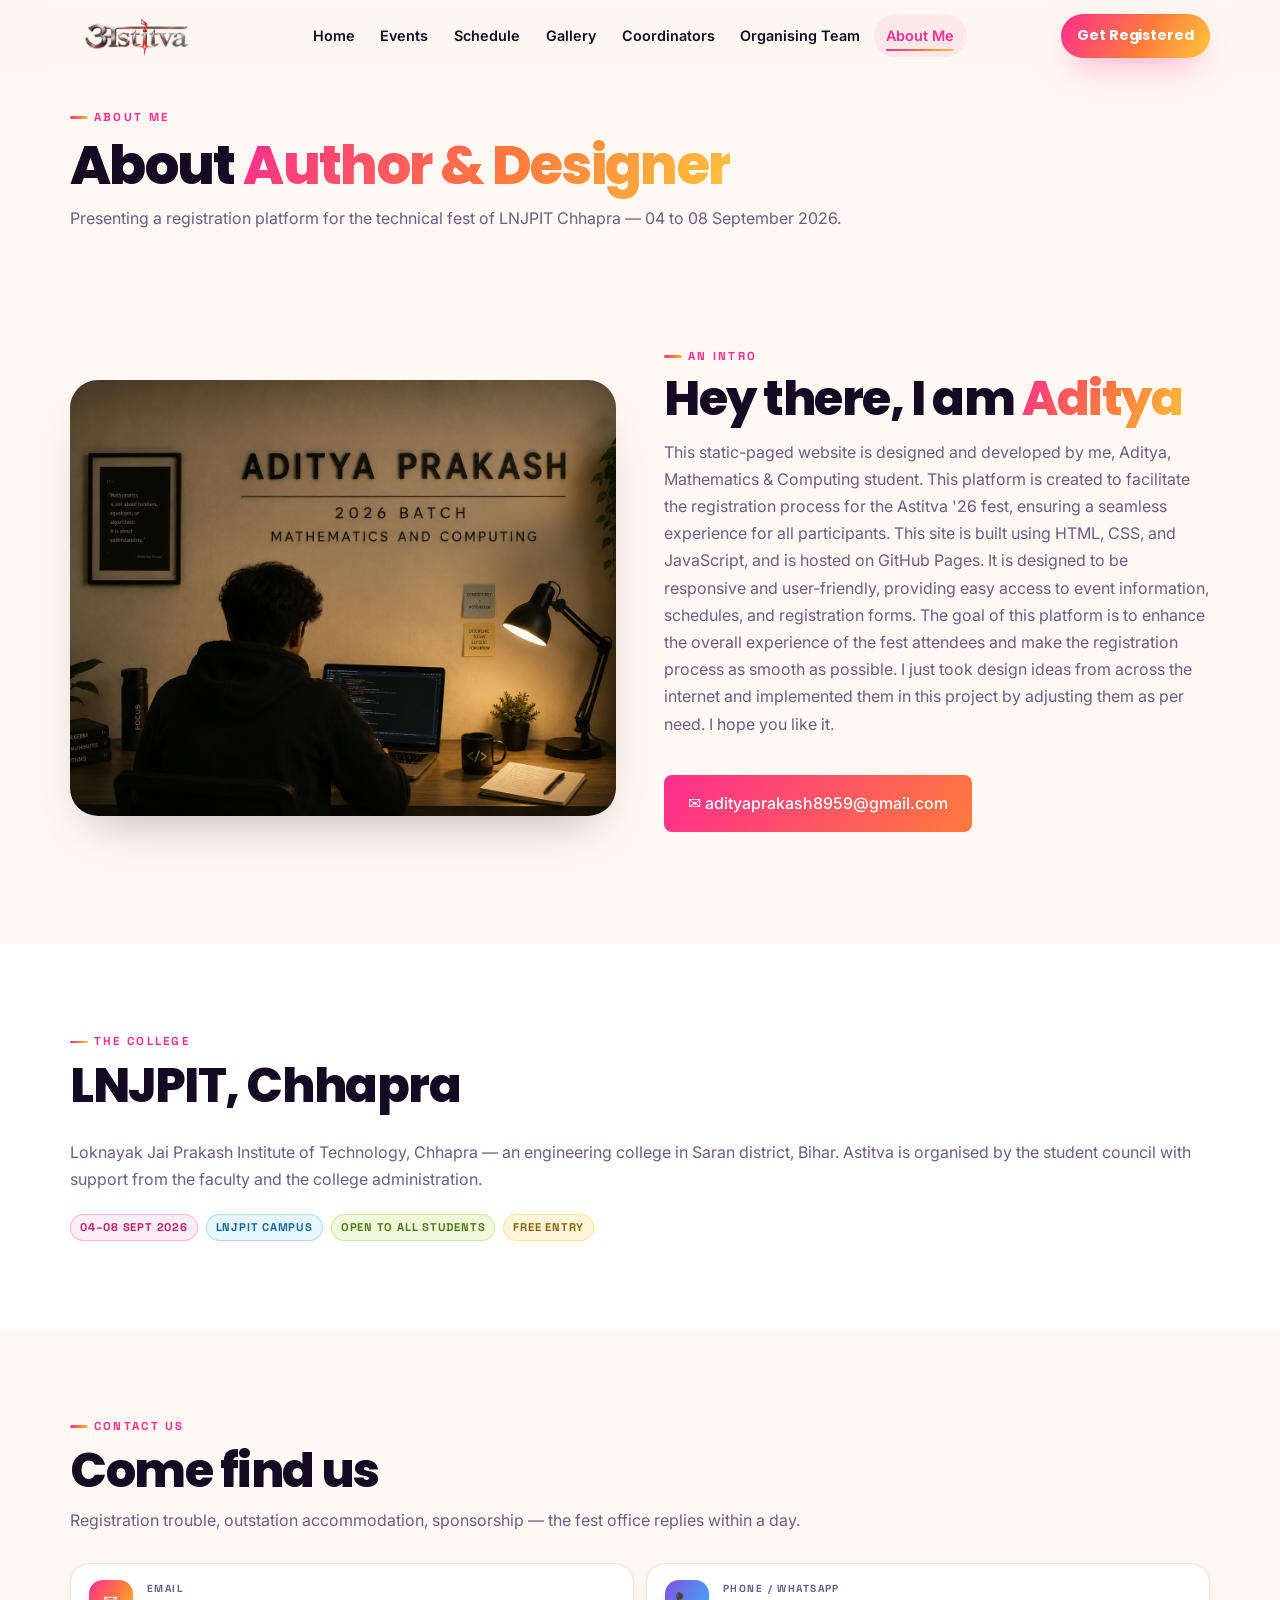
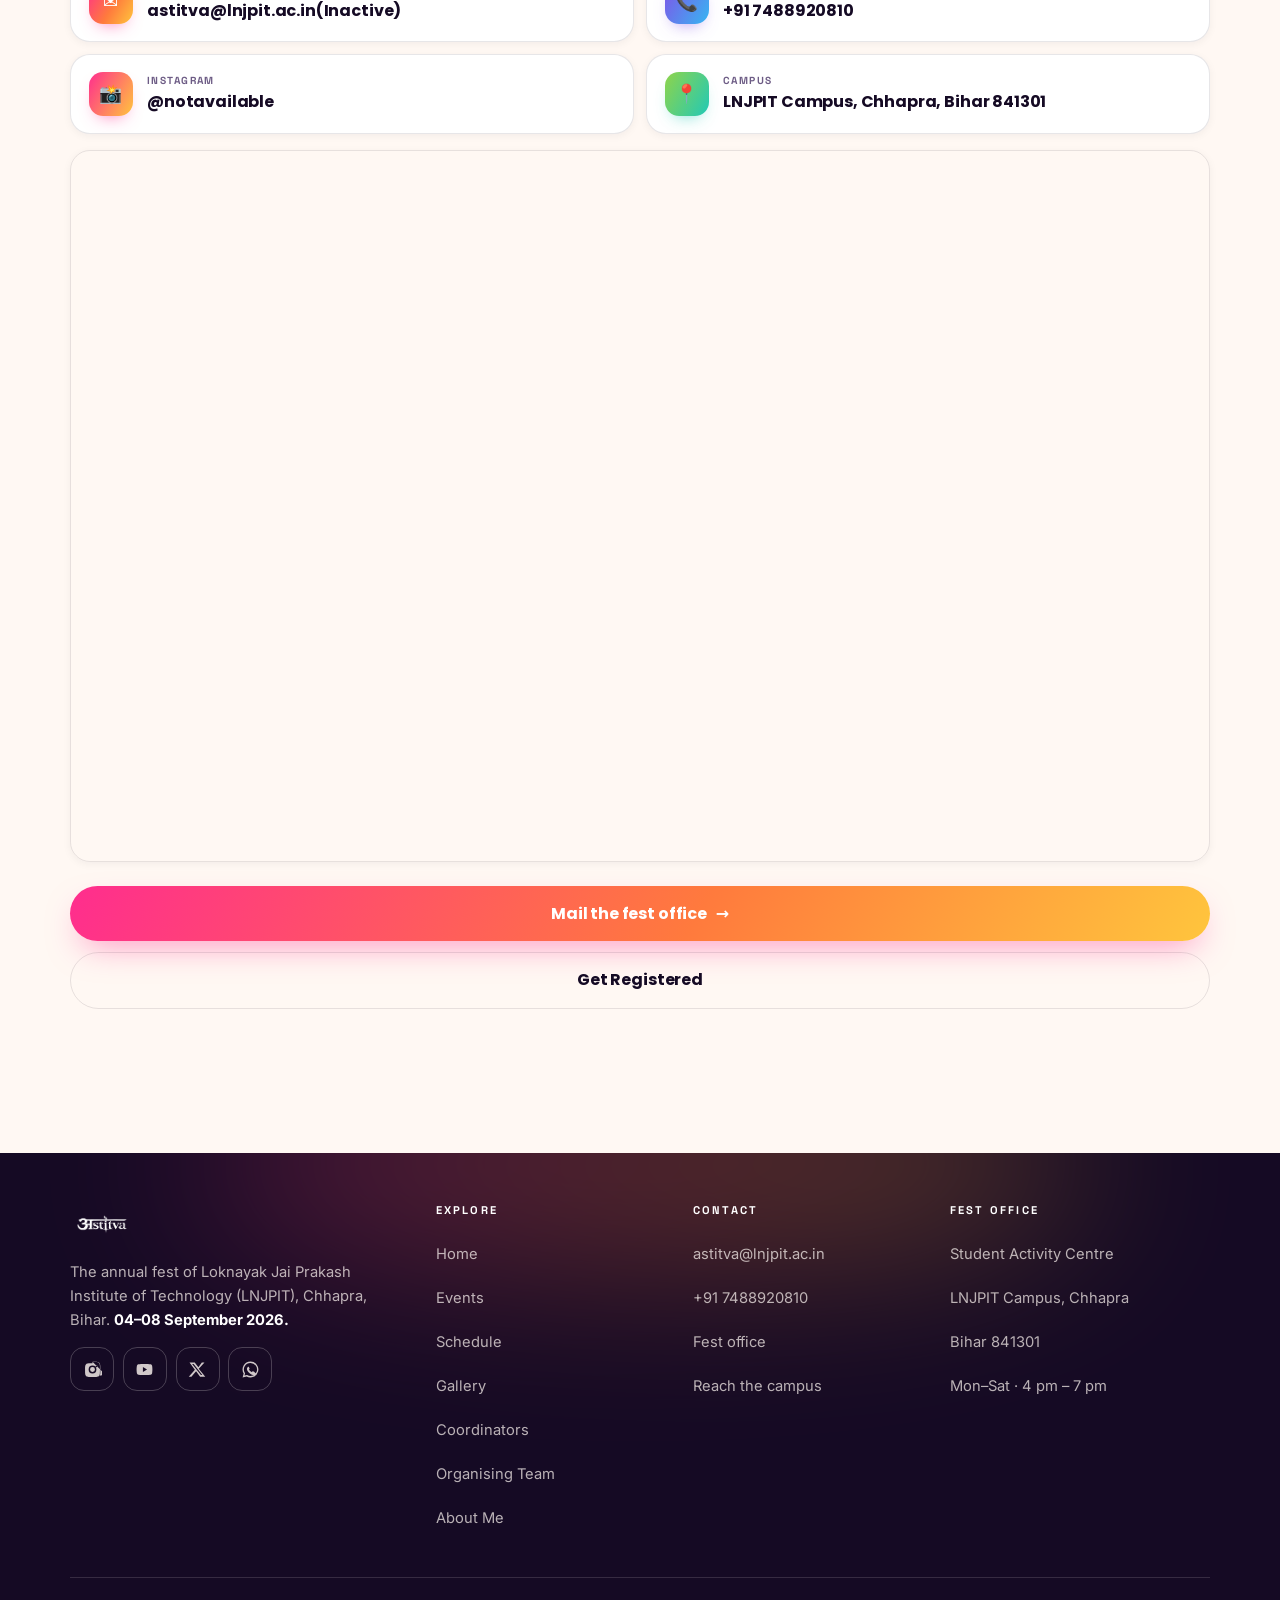
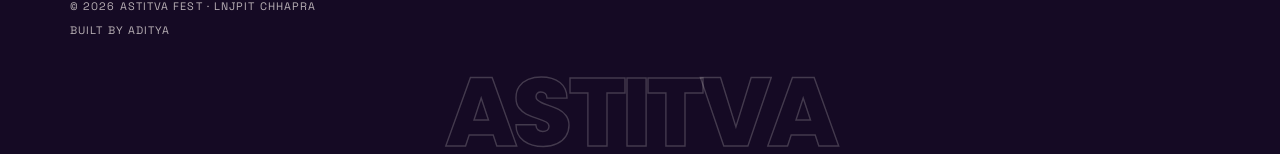
<file: main/fest-site/about-us.html>
<!DOCTYPE html>
<html lang="en">
<head>
<meta charset="UTF-8" />
<meta name="viewport" content="width=device-width, initial-scale=1" />
<title>About Me — ASTITVA '26</title>
<meta name="description" content="About Astitva '26, the annual fest of LNJPIT Chhapra, and how to contact the team." />
<meta name="theme-color" content="#150a24" />
<meta property="og:title" content="About Me — ASTITVA '26" />
<link rel="icon" href="data:image/svg+xml,%3Csvg xmlns='http://www.w3.org/2000/svg' viewBox='0 0 100 100'%3E%3Crect width='100' height='100' rx='24' fill='%23150a24'/%3E%3Ctext x='50' y='68' font-size='52' font-family='sans-serif' font-weight='bold' fill='%23ff2d8e' text-anchor='middle'%3EA%3C/text%3E%3C/svg%3E" />
<link rel="preconnect" href="https://fonts.googleapis.com" />
<link rel="preconnect" href="https://fonts.gstatic.com" crossorigin />
<link href="https://fonts.googleapis.com/css2?family=Inter:wght@400;500;600;700&family=Poppins:wght@600;700;800&family=Space+Grotesk:wght@500;700&display=swap" rel="stylesheet" />
<link rel="stylesheet" href="assets/css/style.css" />
</head>
<body>

<header class="header">
  <div class="header__inner">
    <a href="index.html" class="brand">
      <img class="brand__logo" src="assets/img/festlogo.png" alt="Astitva '26" />
    </a>

    <nav class="nav__links" aria-label="Main">
      <a class="nav__link" href="index.html">Home</a>
      <a class="nav__link" href="events.html">Events</a>
      <a class="nav__link" href="schedule.html">Schedule</a>
      <a class="nav__link" href="index.html#gallery">Gallery</a>
      <a class="nav__link" href="coordinators.html">Coordinators</a>
      <a class="nav__link" href="organising-team.html">Organising Team</a>
      <a class="nav__link" href="about-us.html">About Me</a>
    </nav>

    <div class="nav__cta">
      <a class="btn btn--primary btn--sm" href="register.html">Get Registered</a>
    </div>

    <button class="burger" aria-label="Open menu" aria-expanded="false">
      <span></span><span></span><span></span>
    </button>
  </div>
</header>

<div class="drawer">
  <div class="drawer__backdrop"></div>
  <div class="drawer__panel">
    <div class="drawer__head">
      <span class="eyebrow">Menu</span>
      <button class="drawer__close" aria-label="Close menu">✕</button>
    </div>
    <ul class="drawer__links">
      <li><a href="index.html">Home <span class="num">01</span></a></li>
      <li><a href="events.html">Events <span class="num">02</span></a></li>
      <li><a href="schedule.html">Schedule <span class="num">03</span></a></li>
      <li><a href="index.html#gallery">Gallery <span class="num">04</span></a></li>
      <li><a href="coordinators.html">Coordinators <span class="num">05</span></a></li>
      <li><a href="organising-team.html">Organising Team <span class="num">06</span></a></li>
      <li><a href="about-us.html">About Me <span class="num">07</span></a></li>
    </ul>
    <div class="drawer__foot">
      <a class="btn btn--primary btn--block" href="register.html">Get Registered <span class="ic">→</span></a>
      <p class="drawer__note">04–08 Sept 2026 · LNJPIT Campus, Chhapra</p>
    </div>
  </div>
</div>

<main>

<section class="section section--tight" style="padding-top:calc(var(--nav-h) + 2.25rem)">
  <div class="container">
    <div class="shead reveal" style="margin-bottom:0">
      <div class="shead__text">
        <span class="eyebrow">About me</span>
        <h1 class="display h1" style="font-size:clamp(2.2rem,9vw,3.4rem)">About <span class="grad-text">Author & Designer</span></h1>
        <p class="lede">Presenting a registration platform for the technical fest of LNJPIT Chhapra — 04 to 08 September 2026.</p>
      </div>
    </div>
  </div>
</section>

<section class="section" style="padding-top:1.25rem">
  <div class="container about">
    <div class="about__img reveal">
      <img src="assets/img/myself.png" alt="Students celebrating at Astitva fest" loading="lazy" />
    </div>

    <div class="reveal">
      <span class="eyebrow">An Intro</span>
      <h2 class="display h2" style="margin:.6rem 0 .9rem">Hey there, I am  <span class="grad-text">Aditya</span></h2>
      <p class="lede">
       This static-paged website is designed and developed by me, Aditya, Mathematics & Computing student. This platform is created to facilitate the registration process for the Astitva '26 fest, ensuring a seamless experience for all participants. 
This site is built using HTML, CSS, and JavaScript, and is hosted on GitHub Pages. It is designed to be responsive and user-friendly, providing easy access to event information, schedules, and registration forms. The goal of this platform is to enhance the overall experience of the fest attendees and make the registration process as smooth as possible. I just took design ideas from across the internet and implemented them in this project by adjusting them as per need. I hope you like it.
      </p>
      <p class="lede" style="margin-top:.8rem">
       
      </p>

      <a href="mailto:adityaprakash8959@gmail.com" style="display:inline-block;margin-top:1.5rem;padding:1rem 1.5rem;background:linear-gradient(120deg,#ff2d8e,#ff7a3d);color:#fff;border-radius:0.5rem;text-decoration:none;font-weight:500;transition:transform 0.2s;cursor:pointer" onmouseover="this.style.transform='scale(1.05)'" onmouseout="this.style.transform='scale(1)'">
        ✉️ adityaprakash8959@gmail.com
      </a>

      <div class="stats">
        <!-- <div class="stat"><b data-count-to="10">0</b><span>Events</span></div>
        <div class="stat"><b data-count-to="5">0</b><span>Days</span></div>
        <div class="stat"><b data-count-to="5000">0</b><span>Footfall</span></div>
        <div class="stat"><b data-count-to="50000">0</b><span>Prize pool</span></div> -->
      </div>
    </div>
  </div>
</section>

<section class="section section--alt">
  <div class="container">
    <div class="shead reveal">
      <div class="shead__text">
        <span class="eyebrow">The college</span>
        <h2 class="display h2">LNJPIT, Chhapra</h2>
      </div>
    </div>
    <p class="lede reveal">
      Loknayak Jai Prakash Institute of Technology, Chhapra — an engineering college in Saran
      district, Bihar. Astitva is organised by the student council with support from the faculty
      and the college administration.
    </p>
    <div class="reveal" style="display:flex;flex-wrap:wrap;gap:.5rem;margin-top:1.25rem">
      <span class="chip chip--pink">04–08 Sept 2026</span>
      <span class="chip chip--sky">LNJPIT Campus</span>
      <span class="chip chip--lime">Open to all students</span>
      <span class="chip chip--sun">Free entry</span>
    </div>
  </div>
</section>

<section class="section" id="contact">
  <div class="container">
    <div class="shead reveal">
      <div class="shead__text">
        <span class="eyebrow">Contact us</span>
        <h2 class="display h2">Come find us</h2>
        <p class="lede">Registration trouble, outstation accommodation, sponsorship — the fest office replies within a day.</p>
      </div>
    </div>

    <div class="contact__grid">
      <button class="ccard reveal" type="button" data-copy="astitva@lnjpit.ac.in" style="width:100%;text-align:left">
        <span class="ccard__icon">✉️</span>
        <div><small>Email</small><strong>astitva@lnjpit.ac.in(Inactive)</strong></div>
      </button>

      <button class="ccard reveal" type="button" data-copy="+91 12345 67890" style="width:100%;text-align:left">
        <span class="ccard__icon ccard__icon--cool">📞</span>
        <div><small>Phone / WhatsApp</small><strong>+91 7488920810</strong></div>
      </button>

      <a class="ccard reveal" href="#" target="_blank" rel="noopener">
        <span class="ccard__icon" style="background:linear-gradient(120deg,#ff2d8e,#ffc53d)">📸</span>
        <div><small>Instagram</small><strong>@notavailable</strong></div>
      </a>

      <div class="ccard reveal">
        <span class="ccard__icon ccard__icon--mint">📍</span>
        <div><small>Campus</small><strong>LNJPIT Campus, Chhapra, Bihar 841301</strong></div>
      </div>
    </div>

    <div class="map reveal">
      <iframe
        title="LNJPIT Chhapra on Google Maps"
        src="https://maps.google.com/maps?q=Loknayak%20Jai%20Prakash%20Institute%20of%20Technology%2C%20Chhapra%2C%20Bihar&output=embed"
        loading="lazy" referrerpolicy="no-referrer-when-downgrade"></iframe>
    </div>

    <div class="reveal" style="margin-top:1.5rem;display:grid;gap:.7rem">
      <a class="btn btn--primary" href="mailto:astitva@lnjpit.ac.in">Mail the fest office <span class="ic">→</span></a>
      <a class="btn btn--ghost" href="register.html">Get Registered</a>
    </div>
  </div>
</section>

</main>

<footer class="footer">
  <div class="container">
    <div class="footer__grid">
      <div class="footer__brand">
        <a href="index.html" class="brand">
          <img class="brand__logo" src="assets/img/festlogo.png" alt="Astitva '26" />
        </a>
        <p>The annual fest of Loknayak Jai Prakash Institute of Technology (LNJPIT), Chhapra, Bihar. <strong style="color:#fff">04–08 September 2026.</strong></p>
        <div class="socials">
          <a href="#" aria-label="Instagram"><svg viewBox="0 0 24 24"><path d="M12 2.2c3.2 0 3.6 0 4.9.07 1.2.05 1.8.25 2.2.42.6.22 1 .48 1.4.9.42.42.68.82.9 1.4.17.4.37 1 .42 2.2.06 1.3.07 1.7.07 4.9s0 3.6-.07 4.9c-.05 1.2-.25 1.8-.42 2.2-.22.6-.48 1-.9 1.4-.42.42-.68.82-.9 1.4-.17.4-.37 1-.42 2.2-.06 1.3-.07 1.7-.07 4.9s0-3.6.07-4.9c.05-1.2.25-1.8.42-2.2.22-.6.48-1 .9-1.4.42-.42.82-.68 1.4-.9.4-.17 1-.37 2.2-.42 1.3-.06 1.7-.07 4.9-.07Zm0 1.8c-3.1 0-3.5 0-4.7.07-1.1.05-1.7.24-2.1.4-.5.2-.9.44-1.3.83-.4.4-.63.8-.83 1.3-.16.4-.35 1-.4 2.1C2.6 8.5 2.6 8.9 2.6 12s0 3.5.07 4.7c.05 1.1.24 1.7.4 2.1.2.5.44.9.83 1.3.4.4.8.63 1.3.83.4.16 1 .35 2.1.4 1.2.07 1.6.07 4.7.07s3.5 0 4.7-.07c1.1-.05 1.7-.24 2.1-.4.5-.2.9-.44 1.3-.83.4-.4.63-.8.83-1.3.16-.4.35-1 .4-2.1.07-1.2.07-1.6.07-4.7s0-3.5-.07-4.7c-.05-1.1-.24-1.7-.4-2.1-.2-.5-.44-.9-.83-1.3-.4-.4-.8-.63-1.3-.83-.4-.16-1-.35-2.1-.4-1.2-.07-1.6-.07-4.7-.07Zm0 3.1a4.9 4.9 0 1 1 0 9.8 4.9 4.9 0 0 1 0-9.8Zm0 1.8a3.1 3.1 0 1 0 0 6.2 3.1 3.1 0 0 0 0-6.2Zm5.1-2a1.15 1.15 0 1 1 0 2.3 1.15 1.15 0 0 1 0-2.3Z"/></svg></a>
          <a href="#" aria-label="YouTube"><svg viewBox="0 0 24 24"><path d="M21.6 7.2c-.2-.9-.9-1.6-1.8-1.8C18 5 12 5 12 5s-6 0-7.8.4c-.9.2-1.6.9-1.8 1.8C2 9 2 12 2 12s0 3 .4 4.8c.2.9.9 1.6 1.8 1.8C6 19 12 19 12 19s6 0 7.8-.4c.9-.2 1.6-.9 1.8-1.8.4-1.8.4-4.8.4-4.8s0-3-.4-4.8ZM10 15.2V8.8l5.2 3.2-5.2 3.2Z"/></svg></a>
          <a href="#" aria-label="X"><svg viewBox="0 0 24 24"><path d="M17.5 3h3.3l-7.2 8.2L21.8 21h-6.5l-5.1-6.7L4.3 21H1l7.7-8.8L1.9 3h6.6l4.6 6.1L17.5 3Zm-1.2 16h1.8L7.1 4.9H5.2L16.3 19Z"/></svg></a>
          <a href="#" aria-label="WhatsApp"><svg viewBox="0 0 24 24"><path d="M12 2a10 10 0 0 0-8.6 15.1L2 22l5-1.3A10 10 0 1 0 12 2Zm0 1.8a8.2 8.2 0 1 1-4.2 15.2l-.4-.2-3 .8.8-2.9-.3-.4A8.2 8.2 0 0 1 12 3.8Zm4.6 11.1c-.2-.1-1.3-.6-1.5-.7-.2-.1-.4-.1-.5.1l-.7.9c-.1.2-.3.2-.5.1a6.7 6.7 0 0 1-3.3-2.9c-.1-.3 0-.4.1-.5l.6-.8c.1-.2.1-.3 0-.5l-.7-1.6c-.2-.4-.4-.4-.5-.4h-.5c-.2 0-.5.1-.7.4-.3.3-.9 1-.9 2.3s1 2.7 1.1 2.9c.1.2 1.8 2.9 4.5 4 2 .8 2.7.8 3.5.7.6-.1 1.3-.6 1.5-1.2.2-.6.2-1.1.1-1.2-.1-.1-.2-.2-.4-.3Z"/></svg></a>
        </div>
      </div>

      <div>
        <h4>Explore</h4>
        <ul>
          <li><a href="index.html">Home</a></li>
          <li><a href="events.html">Events</a></li>
          <li><a href="schedule.html">Schedule</a></li>
          <li><a href="index.html#gallery">Gallery</a></li>
          <li><a href="coordinators.html">Coordinators</a></li>
          <li><a href="organising-team.html">Organising Team</a></li>
          <li><a href="about-us.html">About Me</a></li>
        </ul>
      </div>

      <div>
        <h4>Contact</h4>
        <ul>
          <li><a href="mailto:astitva@lnjpit.ac.in">astitva@lnjpit.ac.in</a></li>
          <li><a href="tel:+911234567890">+91 7488920810</a></li>
          <li><a href="register.html#contact">Fest office</a></li>
          <li><a href="about-us.html#contact">Reach the campus</a></li>
        </ul>
      </div>

      <div>
        <h4>Fest office</h4>
        <ul>
          <li>Student Activity Centre</li>
          <li>LNJPIT Campus, Chhapra</li>
          <li>Bihar 841301</li>
          <li>Mon–Sat · 4 pm – 7 pm</li>
        </ul>
      </div>
    </div>

    <div class="footer__bottom">
      <span>© 2026 Astitva Fest · LNJPIT Chhapra</span>
      <span>Built by Aditya</span>
    </div>
    <div class="footer__wordmark" aria-hidden="true">ASTITVA</div>
  </div>
</footer>

<div class="actionbar">
  <div class="actionbar__inner">
    <a class="btn btn--primary" href="register.html">Get Registered</a>
    <a class="btn btn--ghost" href="about-us.html#contact">Contact</a>
  </div>
</div>

<script src="assets/js/main.js"></script>
</body>
</html>
</file>
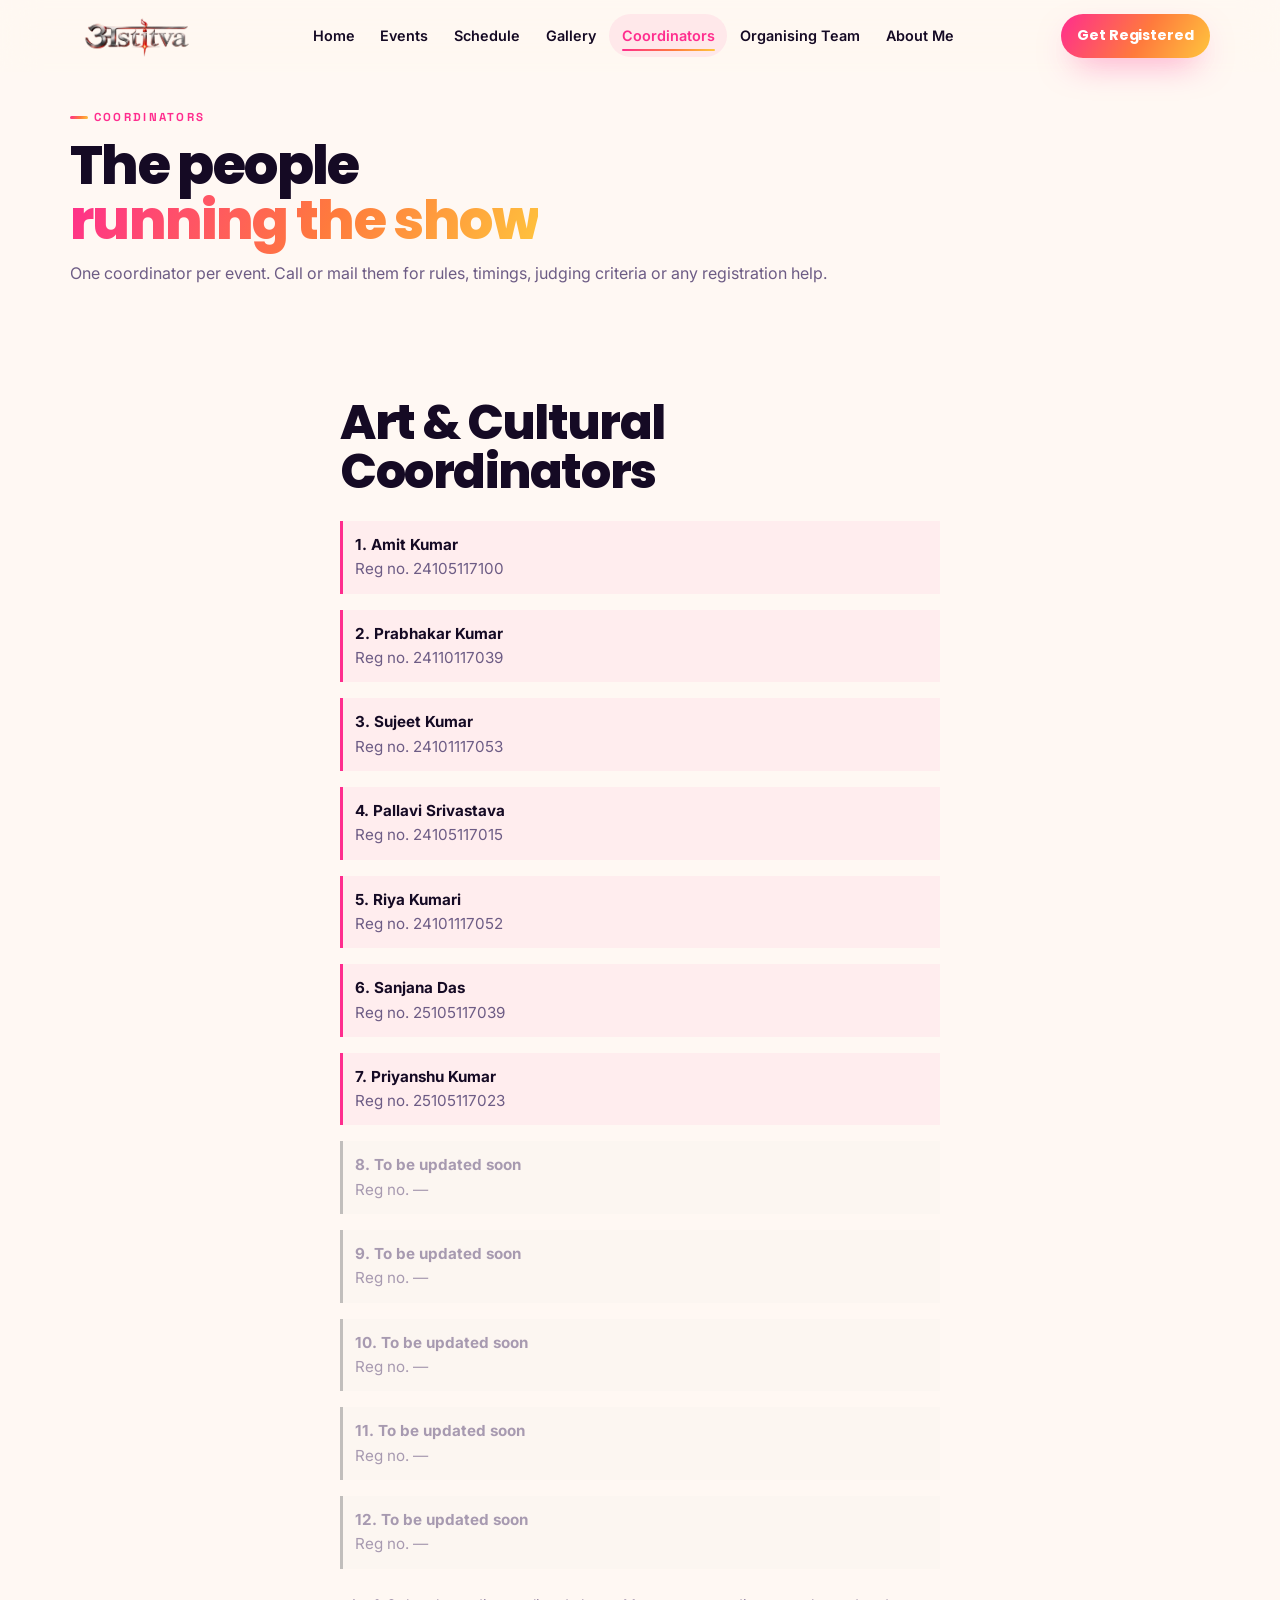
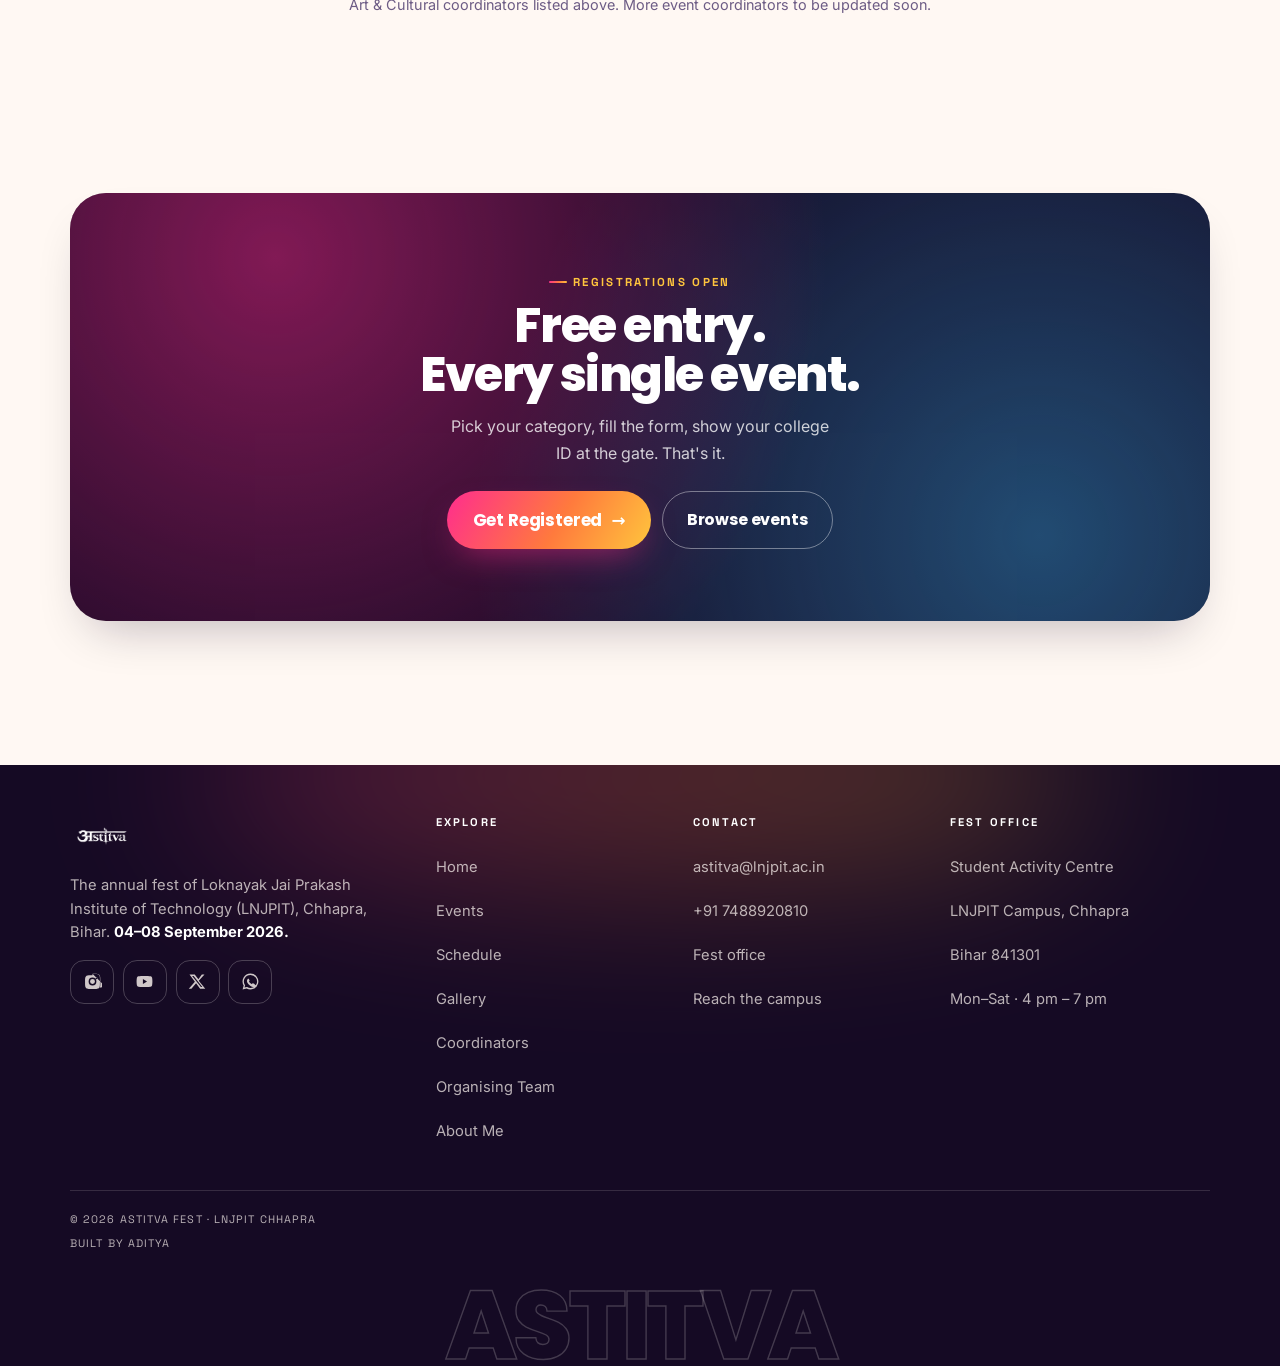
<file: main/fest-site/coordinators.html>
<!DOCTYPE html>
<html lang="en">
<head>
<meta charset="UTF-8" />
<meta name="viewport" content="width=device-width, initial-scale=1" />
<title>Coordinators — ASTITVA '26</title>
<meta name="description" content="Event-wise coordinators for Astitva '26 at LNJPIT Chhapra. Call or mail for rules and timings." />
<meta name="theme-color" content="#150a24" />
<meta property="og:title" content="Coordinators — ASTITVA '26" />
<link rel="icon" href="data:image/svg+xml,%3Csvg xmlns='http://www.w3.org/2000/svg' viewBox='0 0 100 100'%3E%3Crect width='100' height='100' rx='24' fill='%23150a24'/%3E%3Ctext x='50' y='68' font-size='52' font-family='sans-serif' font-weight='bold' fill='%23ff2d8e' text-anchor='middle'%3EA%3C/text%3E%3C/svg%3E" />
<link rel="preconnect" href="https://fonts.googleapis.com" />
<link rel="preconnect" href="https://fonts.gstatic.com" crossorigin />
<link href="https://fonts.googleapis.com/css2?family=Inter:wght@400;500;600;700&family=Poppins:wght@600;700;800&family=Space+Grotesk:wght@500;700&display=swap" rel="stylesheet" />
<link rel="stylesheet" href="assets/css/style.css" />
</head>
<body>

<header class="header">
  <div class="header__inner">
    <a href="index.html" class="brand">
      <img class="brand__logo" src="assets/img/festlogo.png" alt="Astitva '26" />
    </a>

    <nav class="nav__links" aria-label="Main">
      <a class="nav__link" href="index.html">Home</a>
      <a class="nav__link" href="events.html">Events</a>
      <a class="nav__link" href="schedule.html">Schedule</a>
      <a class="nav__link" href="index.html#gallery">Gallery</a>
      <a class="nav__link" href="coordinators.html">Coordinators</a>
      <a class="nav__link" href="organising-team.html">Organising Team</a>
      <a class="nav__link" href="about-us.html">About Me</a>
    </nav>

    <div class="nav__cta">
      <a class="btn btn--primary btn--sm" href="register.html">Get Registered</a>
    </div>

    <button class="burger" aria-label="Open menu" aria-expanded="false">
      <span></span><span></span><span></span>
    </button>
  </div>
</header>

<div class="drawer">
  <div class="drawer__backdrop"></div>
  <div class="drawer__panel">
    <div class="drawer__head">
      <span class="eyebrow">Menu</span>
      <button class="drawer__close" aria-label="Close menu">✕</button>
    </div>
    <ul class="drawer__links">
      <li><a href="index.html">Home <span class="num">01</span></a></li>
      <li><a href="events.html">Events <span class="num">02</span></a></li>
      <li><a href="schedule.html">Schedule <span class="num">03</span></a></li>
      <li><a href="index.html#gallery">Gallery <span class="num">04</span></a></li>
      <li><a href="coordinators.html">Coordinators <span class="num">05</span></a></li>
      <li><a href="organising-team.html">Organising Team <span class="num">06</span></a></li>
      <li><a href="about-us.html">About Me <span class="num">07</span></a></li>
    </ul>
    <div class="drawer__foot">
      <a class="btn btn--primary btn--block" href="register.html">Get Registered <span class="ic">→</span></a>
      <p class="drawer__note">04–08 Sept 2026 · LNJPIT Campus, Chhapra</p>
    </div>
  </div>
</div>

<main>

<section class="section section--tight" style="padding-top:calc(var(--nav-h) + 2.25rem)">
  <div class="container">
    <div class="shead reveal" style="margin-bottom:0">
      <div class="shead__text">
        <span class="eyebrow">Coordinators</span>
        <h1 class="display h1" style="font-size:clamp(2.2rem,9vw,3.4rem)">The people<br><span class="grad-text">running the show</span></h1>
        <p class="lede">One coordinator per event. Call or mail them for rules, timings, judging criteria or any registration help.</p>
      </div>
    </div>
  </div>
</section>

<section class="section" style="padding-top:1.5rem">
  <div class="container">
    <!-- Images section hidden -->
    <!-- <div class="people">
      [Image-based cards hidden - using list view instead]
    </div> -->

    <!-- List view for Art & Cultural Coordinators -->
    <div class="reveal" style="max-width:600px;margin:0 auto">
      <h2 class="display h2" style="margin-bottom:1.5rem">Art & Cultural Coordinators</h2>
      
      <div style="display:grid;gap:1rem;font-size:0.95rem;line-height:1.6">
        <div style="padding:0.75rem;border-left:3px solid #ff2d8e;background:rgba(255,45,142,0.05)">
          <strong>1. Amit Kumar</strong><br>
          <span style="color:var(--muted)">Reg no. 24105117100</span>
        </div>
        <div style="padding:0.75rem;border-left:3px solid #ff2d8e;background:rgba(255,45,142,0.05)">
          <strong>2. Prabhakar Kumar</strong><br>
          <span style="color:var(--muted)">Reg no. 24110117039</span>
        </div>
        <div style="padding:0.75rem;border-left:3px solid #ff2d8e;background:rgba(255,45,142,0.05)">
          <strong>3. Sujeet Kumar</strong><br>
          <span style="color:var(--muted)">Reg no. 24101117053</span>
        </div>
        <div style="padding:0.75rem;border-left:3px solid #ff2d8e;background:rgba(255,45,142,0.05)">
          <strong>4. Pallavi Srivastava</strong><br>
          <span style="color:var(--muted)">Reg no. 24105117015</span>
        </div>
        <div style="padding:0.75rem;border-left:3px solid #ff2d8e;background:rgba(255,45,142,0.05)">
          <strong>5. Riya Kumari</strong><br>
          <span style="color:var(--muted)">Reg no. 24101117052</span>
        </div>
        <div style="padding:0.75rem;border-left:3px solid #ff2d8e;background:rgba(255,45,142,0.05)">
          <strong>6. Sanjana Das</strong><br>
          <span style="color:var(--muted)">Reg no. 25105117039</span>
        </div>
        <div style="padding:0.75rem;border-left:3px solid #ff2d8e;background:rgba(255,45,142,0.05)">
          <strong>7. Priyanshu Kumar</strong><br>
          <span style="color:var(--muted)">Reg no. 25105117023</span>
        </div>

        <!-- Vacant spaces for future coordinators -->
        <div style="padding:0.75rem;border-left:3px solid #999;background:rgba(155,155,155,0.05);color:var(--muted);opacity:0.6">
          <strong>8. To be updated soon</strong><br>
          <span>Reg no. —</span>
        </div>
        <div style="padding:0.75rem;border-left:3px solid #999;background:rgba(155,155,155,0.05);color:var(--muted);opacity:0.6">
          <strong>9. To be updated soon</strong><br>
          <span>Reg no. —</span>
        </div>
        <div style="padding:0.75rem;border-left:3px solid #999;background:rgba(155,155,155,0.05);color:var(--muted);opacity:0.6">
          <strong>10. To be updated soon</strong><br>
          <span>Reg no. —</span>
        </div>
        <div style="padding:0.75rem;border-left:3px solid #999;background:rgba(155,155,155,0.05);color:var(--muted);opacity:0.6">
          <strong>11. To be updated soon</strong><br>
          <span>Reg no. —</span>
        </div>
        <div style="padding:0.75rem;border-left:3px solid #999;background:rgba(155,155,155,0.05);color:var(--muted);opacity:0.6">
          <strong>12. To be updated soon</strong><br>
          <span>Reg no. —</span>
        </div>
      </div>
    </div>
    <!-- Old card-based layout commented out
      <article class="pcard reveal">
        <div class="pcard__img"><img src="assets/img/team/dummy-avatar.jpg" alt="Coordinator photo placeholder" loading="lazy" /></div>
        <div class="pcard__body">
          <strong>Name to be updated</strong>
          <span class="pcard__role">Event Coordinator</span>
          <a class="pcard__contact" href="tel:+910000000000">📞 +91 00000 00000</a><a class="pcard__contact" href="mailto:coordinator@lnjpit.ac.in">✉️ coordinator@lnjpit.ac.in</a>
        </div>
      </article>
      <article class="pcard reveal">
        <div class="pcard__img pcard__img--soon"><span>Photo<br>to be updated soon</span></div>
        <div class="pcard__body">
          <strong>To be updated soon</strong>
          <span class="pcard__role">Role — to be updated soon</span>
          <span class="pcard__contact pcard__contact--soon">📞 Contact to be updated soon</span>
          <span class="pcard__contact pcard__contact--soon">✉️ Email to be updated soon</span>
        </div>
      </article>
      [Remaining cards hidden - using list view]
    </div>
    -->

    <p class="lede reveal" style="margin-top:1.5rem;text-align:center;font-size:.9rem">
      Art & Cultural coordinators listed above. More event coordinators to be updated soon.
    </p>
  </div>
</section>

<section class="section section--tight">
  <div class="container">
    <div class="cta-band reveal">
      <span class="eyebrow" style="color:var(--sun)">Registrations open</span>
      <h2 class="display h2" style="margin:.7rem 0 .8rem">Free entry.<br>Every single event.</h2>
      <p class="lede">Pick your category, fill the form, show your college ID at the gate. That's it.</p>
      <div class="actions">
        <a class="btn btn--primary btn--lg" href="register.html">Get Registered <span class="ic">→</span></a>
        <a class="btn btn--ghost" href="events.html">Browse events</a>
      </div>
    </div>
  </div>
</section>

</main>

<footer class="footer">
  <div class="container">
    <div class="footer__grid">
      <div class="footer__brand">
        <a href="index.html" class="brand">
          <img class="brand__logo" src="assets/img/festlogo.png" alt="Astitva '26" />
        </a>
        <p>The annual fest of Loknayak Jai Prakash Institute of Technology (LNJPIT), Chhapra, Bihar. <strong style="color:#fff">04–08 September 2026.</strong></p>
        <div class="socials">
          <a href="#" aria-label="Instagram"><svg viewBox="0 0 24 24"><path d="M12 2.2c3.2 0 3.6 0 4.9.07 1.2.05 1.8.25 2.2.42.6.22 1 .48 1.4.9.42.42.68.82.9 1.4.17.4.37 1 .42 2.2.06 1.3.07 1.7.07 4.9s0 3.6-.07 4.9c-.05 1.2-.25 1.8-.42 2.2-.22.6-.48 1-.9 1.4-.42.42-.68.82-.9 1.4-.17.4-.37 1-.42 2.2-.06 1.3-.07 1.7-.07 4.9s0-3.6.07-4.9c.05-1.2.25-1.8.42-2.2.22-.6.48-1 .9-1.4.42-.42.82-.68 1.4-.9.4-.17 1-.37 2.2-.42 1.3-.06 1.7-.07 4.9-.07Zm0 1.8c-3.1 0-3.5 0-4.7.07-1.1.05-1.7.24-2.1.4-.5.2-.9.44-1.3.83-.4.4-.63.8-.83 1.3-.16.4-.35 1-.4 2.1C2.6 8.5 2.6 8.9 2.6 12s0 3.5.07 4.7c.05 1.1.24 1.7.4 2.1.2.5.44.9.83 1.3.4.4.8.63 1.3.83.4.16 1 .35 2.1.4 1.2.07 1.6.07 4.7.07s3.5 0 4.7-.07c1.1-.05 1.7-.24 2.1-.4.5-.2.9-.44 1.3-.83.4-.4.63-.8.83-1.3.16-.4.35-1 .4-2.1.07-1.2.07-1.6.07-4.7s0-3.5-.07-4.7c-.05-1.1-.24-1.7-.4-2.1-.2-.5-.44-.9-.83-1.3-.4-.4-.8-.63-1.3-.83-.4-.16-1-.35-2.1-.4-1.2-.07-1.6-.07-4.7-.07Zm0 3.1a4.9 4.9 0 1 1 0 9.8 4.9 4.9 0 0 1 0-9.8Zm0 1.8a3.1 3.1 0 1 0 0 6.2 3.1 3.1 0 0 0 0-6.2Zm5.1-2a1.15 1.15 0 1 1 0 2.3 1.15 1.15 0 0 1 0-2.3Z"/></svg></a>
          <a href="#" aria-label="YouTube"><svg viewBox="0 0 24 24"><path d="M21.6 7.2c-.2-.9-.9-1.6-1.8-1.8C18 5 12 5 12 5s-6 0-7.8.4c-.9.2-1.6.9-1.8 1.8C2 9 2 12 2 12s0 3 .4 4.8c.2.9.9 1.6 1.8 1.8C6 19 12 19 12 19s6 0 7.8-.4c.9-.2 1.6-.9 1.8-1.8.4-1.8.4-4.8.4-4.8s0-3-.4-4.8ZM10 15.2V8.8l5.2 3.2-5.2 3.2Z"/></svg></a>
          <a href="#" aria-label="X"><svg viewBox="0 0 24 24"><path d="M17.5 3h3.3l-7.2 8.2L21.8 21h-6.5l-5.1-6.7L4.3 21H1l7.7-8.8L1.9 3h6.6l4.6 6.1L17.5 3Zm-1.2 16h1.8L7.1 4.9H5.2L16.3 19Z"/></svg></a>
          <a href="#" aria-label="WhatsApp"><svg viewBox="0 0 24 24"><path d="M12 2a10 10 0 0 0-8.6 15.1L2 22l5-1.3A10 10 0 1 0 12 2Zm0 1.8a8.2 8.2 0 1 1-4.2 15.2l-.4-.2-3 .8.8-2.9-.3-.4A8.2 8.2 0 0 1 12 3.8Zm4.6 11.1c-.2-.1-1.3-.6-1.5-.7-.2-.1-.4-.1-.5.1l-.7.9c-.1.2-.3.2-.5.1a6.7 6.7 0 0 1-3.3-2.9c-.1-.3 0-.4.1-.5l.6-.8c.1-.2.1-.3 0-.5l-.7-1.6c-.2-.4-.4-.4-.5-.4h-.5c-.2 0-.5.1-.7.4-.3.3-.9 1-.9 2.3s1 2.7 1.1 2.9c.1.2 1.8 2.9 4.5 4 2 .8 2.7.8 3.5.7.6-.1 1.3-.6 1.5-1.2.2-.6.2-1.1.1-1.2-.1-.1-.2-.2-.4-.3Z"/></svg></a>
        </div>
      </div>

      <div>
        <h4>Explore</h4>
        <ul>
          <li><a href="index.html">Home</a></li>
          <li><a href="events.html">Events</a></li>
          <li><a href="schedule.html">Schedule</a></li>
          <li><a href="index.html#gallery">Gallery</a></li>
          <li><a href="coordinators.html">Coordinators</a></li>
          <li><a href="organising-team.html">Organising Team</a></li>
          <li><a href="about-us.html">About Me</a></li>
        </ul>
      </div>

      <div>
        <h4>Contact</h4>
        <ul>
          <li><a href="mailto:astitva@lnjpit.ac.in">astitva@lnjpit.ac.in</a></li>
          <li><a href="tel:+911234567890">+91 7488920810</a></li>
          <li><a href="register.html#contact">Fest office</a></li>
          <li><a href="about-us.html#contact">Reach the campus</a></li>
        </ul>
      </div>

      <div>
        <h4>Fest office</h4>
        <ul>
          <li>Student Activity Centre</li>
          <li>LNJPIT Campus, Chhapra</li>
          <li>Bihar 841301</li>
          <li>Mon–Sat · 4 pm – 7 pm</li>
        </ul>
      </div>
    </div>

    <div class="footer__bottom">
      <span>© 2026 Astitva Fest · LNJPIT Chhapra</span>
      <span>Built by Aditya</span>
    </div>
    <div class="footer__wordmark" aria-hidden="true">ASTITVA</div>
  </div>
</footer>

<div class="actionbar">
  <div class="actionbar__inner">
    <a class="btn btn--primary" href="register.html">Get Registered</a>
    <a class="btn btn--ghost" href="organising-team.html">Team</a>
  </div>
</div>

<script src="assets/js/main.js"></script>
</body>
</html>
</file>
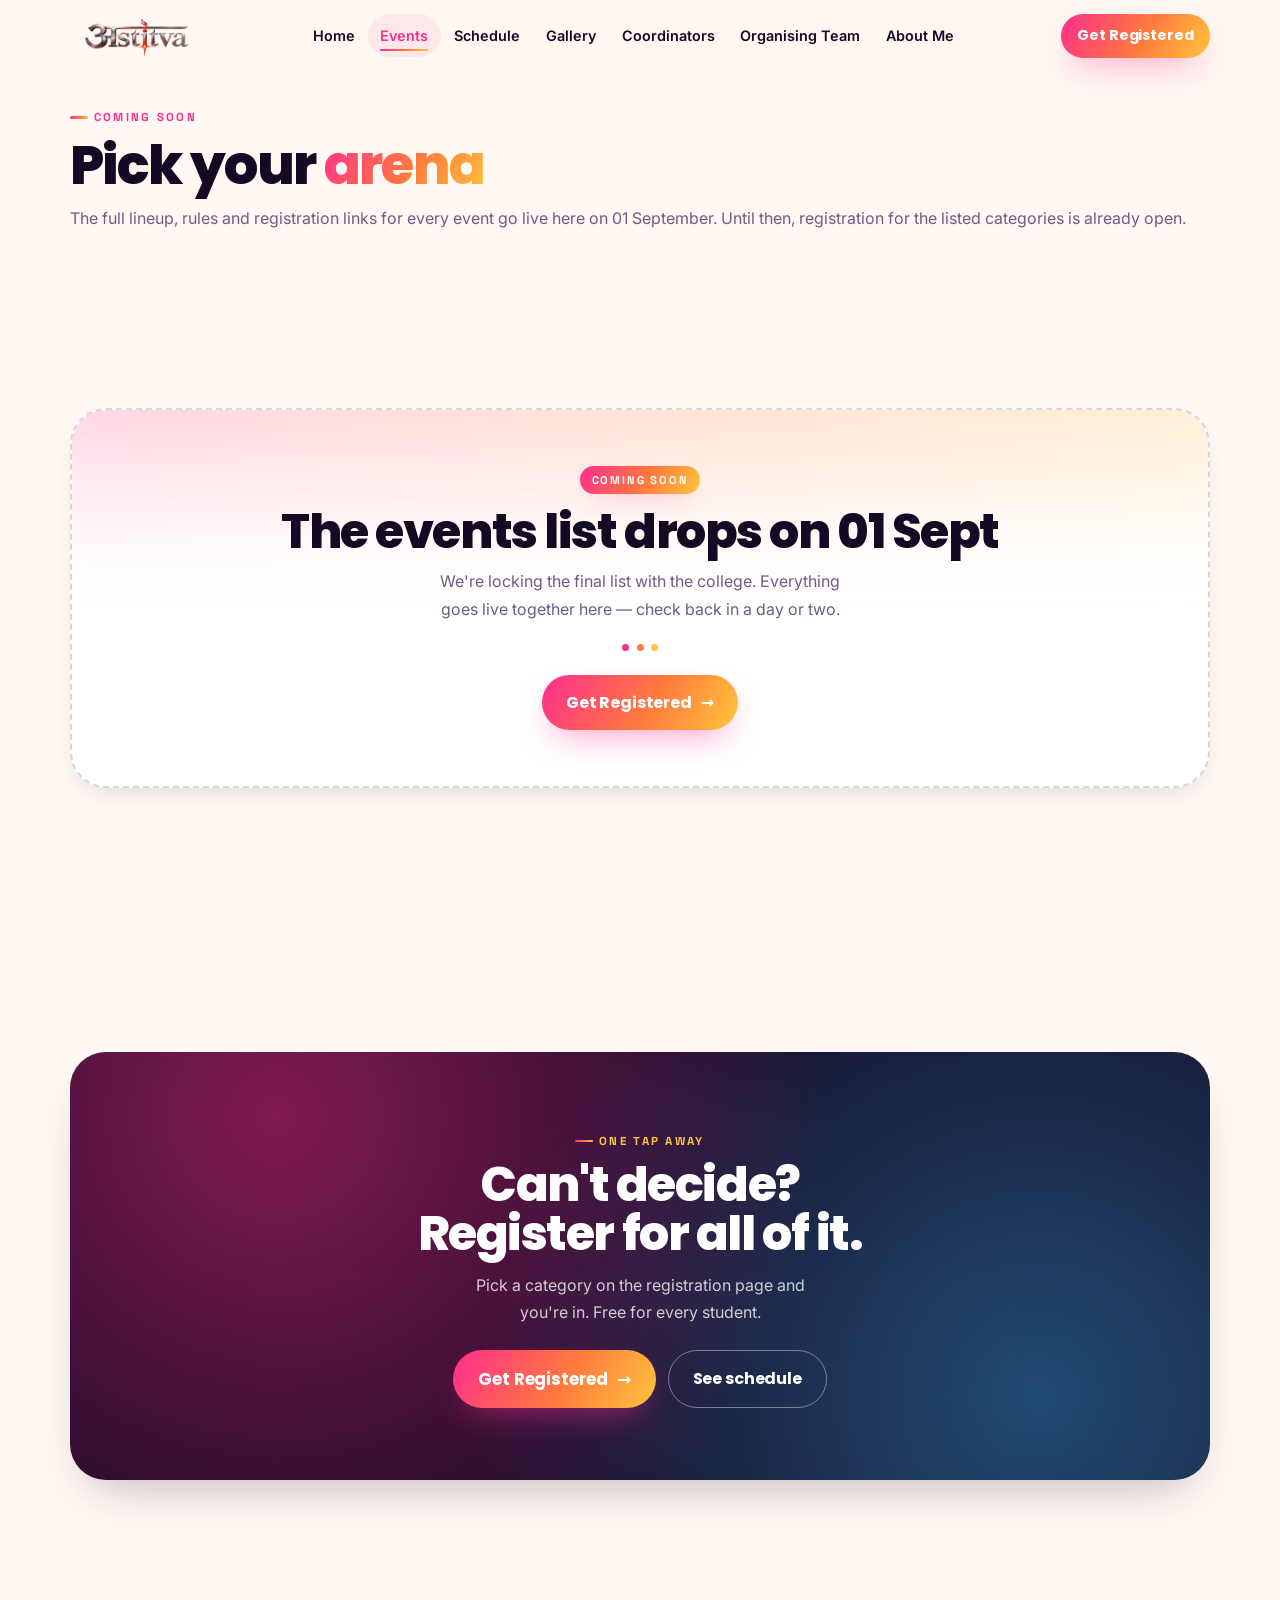
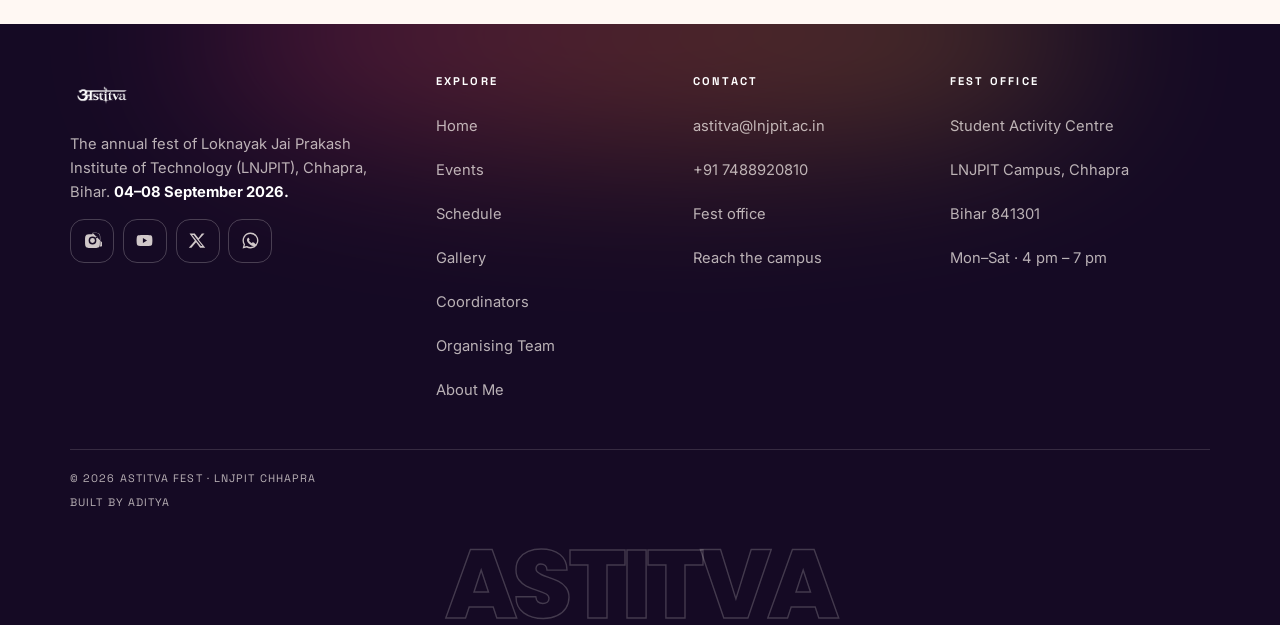
<file: main/fest-site/events.html>
<!DOCTYPE html>
<html lang="en">
<head>
<meta charset="UTF-8" />
<meta name="viewport" content="width=device-width, initial-scale=1" />
<title>Events — ASTITVA '26</title>
<meta name="description" content="Every event at ASTITVA '26 — cultural, technical, debate, e-sports, sports, literary and art. Tap register to open the form." />
<meta name="theme-color" content="#150a24" />
<link rel="icon" href="data:image/svg+xml,%3Csvg xmlns='http://www.w3.org/2000/svg' viewBox='0 0 100 100'%3E%3Crect width='100' height='100' rx='24' fill='%23150a24'/%3E%3Ctext x='50' y='68' font-size='56' font-family='sans-serif' font-weight='bold' fill='%23ff2d8e' text-anchor='middle'%3EZ%3C/text%3E%3C/svg%3E" />
<link rel="preconnect" href="https://fonts.googleapis.com" />
<link rel="preconnect" href="https://fonts.gstatic.com" crossorigin />
<link href="https://fonts.googleapis.com/css2?family=Inter:wght@400;500;600;700&family=Poppins:wght@600;700;800&family=Space+Grotesk:wght@500;700&display=swap" rel="stylesheet" />
<link rel="stylesheet" href="assets/css/style.css" />
</head>
<body>

<header class="header">
  <div class="header__inner">
    <a href="index.html" class="brand">
      <img class="brand__logo" src="assets/img/festlogo.png" alt="Astitva '26" />
    </a>

    <nav class="nav__links" aria-label="Main">
      <a class="nav__link" href="index.html">Home</a>
      <a class="nav__link" href="events.html">Events</a>
      <a class="nav__link" href="schedule.html">Schedule</a>
      <a class="nav__link" href="index.html#gallery">Gallery</a>
      <a class="nav__link" href="coordinators.html">Coordinators</a>
      <a class="nav__link" href="organising-team.html">Organising Team</a>
      <a class="nav__link" href="about-us.html">About Me</a>
    </nav>

    <div class="nav__cta">
      <a class="btn btn--primary btn--sm" href="register.html">Get Registered</a>
    </div>

    <button class="burger" aria-label="Open menu" aria-expanded="false">
      <span></span><span></span><span></span>
    </button>
  </div>
</header>

<div class="drawer">
  <div class="drawer__backdrop"></div>
  <div class="drawer__panel">
    <div class="drawer__head">
      <span class="eyebrow">Menu</span>
      <button class="drawer__close" aria-label="Close menu">✕</button>
    </div>
    <ul class="drawer__links">
      <li><a href="index.html">Home <span class="num">01</span></a></li>
      <li><a href="events.html">Events <span class="num">02</span></a></li>
      <li><a href="schedule.html">Schedule <span class="num">03</span></a></li>
      <li><a href="index.html#gallery">Gallery <span class="num">04</span></a></li>
      <li><a href="coordinators.html">Coordinators <span class="num">05</span></a></li>
      <li><a href="organising-team.html">Organising Team <span class="num">06</span></a></li>
      <li><a href="about-us.html">About Me <span class="num">07</span></a></li>
    </ul>
    <div class="drawer__foot">
      <a class="btn btn--primary btn--block" href="register.html">Get Registered <span class="ic">→</span></a>
      <p class="drawer__note">04–08 Sept 2026 · LNJPIT Campus, Chhapra</p>
    </div>
  </div>
</div>

<main>
<!-- ================= PAGE HEAD ================= -->
<section class="section section--tight" style="padding-top:calc(var(--nav-h) + 2.25rem)">
  <div class="container">
    <div class="shead reveal" style="margin-bottom:0">
      <div class="shead__text">
        <span class="eyebrow">Coming soon</span>
        <h1 class="display h1" style="font-size:clamp(2.2rem,9vw,3.4rem)">Pick your <span class="grad-text">arena</span></h1>
        <p class="lede">The full lineup, rules and registration links for every event go live here on 01 September. Until then, registration for the listed categories is already open.</p>
      </div>
    </div>
  </div>
</section>

<!-- ================= EVENTS ================= -->
<section class="section" id="coming-soon">
  <div class="container">
    <div class="soon__box reveal">
      <span class="soon__badge">Coming soon</span>
      <h2 class="display h2">The events list drops on 01 Sept</h2>
      <p class="lede">We're locking the final list with the college. Everything goes live together here — check back in a day or two.</p>
      <div class="soon__dots" aria-hidden="true"><i></i><i></i><i></i></div>
      <a class="btn btn--primary" href="register.html">Get Registered <span class="ic">→</span></a>
    </div>
  </div>
</section>

<section class="section" style="padding-top:0">
  <div class="container">
    <!-- ============================================================
     🔒  HIDDEN FOR NOW — "COMING SOON" IS SHOWING INSTEAD
     TO RESTORE: delete the attribute  hidden  from the line below
     (and delete the Coming Soon section above it).
     ============================================================ -->
    <div class="keep-for-later" hidden><div class="filters reveal" role="tablist" aria-label="Filter events">
      <button class="filter active" data-filter="all">All</button>
      <button class="filter" data-filter="cultural">Cultural</button>
      <button class="filter" data-filter="technical">Technical</button>
      <button class="filter" data-filter="debate">Debate</button>
      <button class="filter" data-filter="esports">E-Sports</button>
      <button class="filter" data-filter="sports">Sports</button>
      <button class="filter" data-filter="literary">Literary</button>
      <button class="filter" data-filter="art">Art &amp; Photo</button>
    </div>

    <div class="events__grid">

      <!-- ---------- CULTURAL ---------- -->
      <article class="ecard reveal" data-cat="cultural">
        <div class="ecard__top" style="background:linear-gradient(120deg,#ff2d8e,#ff7a3d)">
          <span class="ecard__cat">Cultural</span><span class="ecard__emoji">🎸</span>
        </div>
        <div class="ecard__body">
          <h3>Battle of Bands</h3>
          <p>Originals only. Three rounds, one stage, and a crowd that decides.</p>
          <div class="ecard__meta"><span>16 Oct · Main Stage</span><span class="ecard__prize">₹50,000</span></div>
          <div class="ecard__cta">
            <a class="btn btn--primary btn--block btn--sm" href="https://docs.google.com/forms/d/e/YOUR-FORM-ID/viewform" data-form="cultural">Register <span class="ic">→</span></a>
          </div>
        </div>
      </article>

      <article class="ecard reveal" data-cat="cultural">
        <div class="ecard__top" style="background:linear-gradient(120deg,#ffc53d,#ff7a3d)">
          <span class="ecard__cat">Cultural</span><span class="ecard__emoji">💃</span>
        </div>
        <div class="ecard__body">
          <h3>Step Up Crew</h3>
          <p>Crew of 4–12. Any style — hip hop, classical or folk fusion.</p>
          <div class="ecard__meta"><span>17 Oct · Open Air</span><span class="ecard__prize">₹30,000</span></div>
          <div class="ecard__cta">
            <a class="btn btn--primary btn--block btn--sm" href="https://docs.google.com/forms/d/e/YOUR-FORM-ID/viewform" data-form="cultural">Register <span class="ic">→</span></a>
          </div>
        </div>
      </article>

      <article class="ecard reveal" data-cat="cultural">
        <div class="ecard__top" style="background:linear-gradient(120deg,#8fd44a,#22c9b6)">
          <span class="ecard__cat">Drama</span><span class="ecard__emoji">🎭</span>
        </div>
        <div class="ecard__body">
          <h3>Rang Manch</h3>
          <p>Street play with a message. Fifteen minutes, right in the crowd.</p>
          <div class="ecard__meta"><span>17 Oct · Quadrangle</span><span class="ecard__prize">₹20,000</span></div>
          <div class="ecard__cta">
            <a class="btn btn--primary btn--block btn--sm" href="https://docs.google.com/forms/d/e/YOUR-FORM-ID/viewform" data-form="cultural">Register <span class="ic">→</span></a>
          </div>
        </div>
      </article>

      <article class="ecard reveal" data-cat="cultural">
        <div class="ecard__top" style="background:linear-gradient(120deg,#22c9b6,#37b6f2)">
          <span class="ecard__cat">Spotlight</span><span class="ecard__emoji">👑</span>
        </div>
        <div class="ecard__body">
          <h3>Mr. &amp; Ms. Astitva</h3>
          <p>Talent, wit and presence. The most contested title of the fest.</p>
          <div class="ecard__meta"><span>18 Oct · Main Stage</span><span class="ecard__prize">₹20,000</span></div>
          <div class="ecard__cta">
            <a class="btn btn--primary btn--block btn--sm" href="https://docs.google.com/forms/d/e/YOUR-FORM-ID/viewform" data-form="cultural">Register <span class="ic">→</span></a>
          </div>
        </div>
      </article>

      <article class="ecard reveal" data-cat="cultural">
        <div class="ecard__top" style="background:linear-gradient(120deg,#ff2d8e,#ffc53d)">
          <span class="ecard__cat">Comedy</span><span class="ecard__emoji">🎤</span>
        </div>
        <div class="ecard__body">
          <h3>Stand-Up Night</h3>
          <p>Five minutes of original material. Winner opens for the headliner.</p>
          <div class="ecard__meta"><span>18 Oct · Amphitheatre</span><span class="ecard__prize">₹12,000</span></div>
          <div class="ecard__cta">
            <a class="btn btn--primary btn--block btn--sm" href="https://docs.google.com/forms/d/e/YOUR-FORM-ID/viewform" data-form="cultural">Register <span class="ic">→</span></a>
          </div>
        </div>
      </article>

      <article class="ecard reveal" data-cat="cultural">
        <div class="ecard__top" style="background:linear-gradient(120deg,#8250e8,#ff2d8e)">
          <span class="ecard__cat">Music</span><span class="ecard__emoji">🎶</span>
        </div>
        <div class="ecard__body">
          <h3>Solo Singing</h3>
          <p>Any language, any genre. One song in round one, one in the final.</p>
          <div class="ecard__meta"><span>17 Oct · Seminar Hall</span><span class="ecard__prize">₹10,000</span></div>
          <div class="ecard__cta">
            <a class="btn btn--primary btn--block btn--sm" href="https://docs.google.com/forms/d/e/YOUR-FORM-ID/viewform" data-form="cultural">Register <span class="ic">→</span></a>
          </div>
        </div>
      </article>

      <!-- ---------- TECHNICAL ---------- -->
      <article class="ecard reveal" data-cat="technical">
        <div class="ecard__top" style="background:linear-gradient(120deg,#8250e8,#37b6f2)">
          <span class="ecard__cat">Technical</span><span class="ecard__emoji">💻</span>
        </div>
        <div class="ecard__body">
          <h3>HackAstitva 36H</h3>
          <p>Sleep is optional. Build something that solves a real campus problem.</p>
          <div class="ecard__meta"><span>16–18 Oct · Lab 4</span><span class="ecard__prize">₹40,000</span></div>
          <div class="ecard__cta">
            <a class="btn btn--primary btn--block btn--sm" href="https://docs.google.com/forms/d/e/YOUR-FORM-ID/viewform" data-form="technical">Register <span class="ic">→</span></a>
          </div>
        </div>
      </article>

      <article class="ecard reveal" data-cat="technical">
        <div class="ecard__top" style="background:linear-gradient(120deg,#ff7a3d,#ffc53d)">
          <span class="ecard__cat">Coding</span><span class="ecard__emoji">⚡</span>
        </div>
        <div class="ecard__body">
          <h3>Code Sprint</h3>
          <p>Three hours, twelve problems, one leaderboard. Bring your laptop.</p>
          <div class="ecard__meta"><span>16 Oct · Lab 2</span><span class="ecard__prize">₹15,000</span></div>
          <div class="ecard__cta">
            <a class="btn btn--primary btn--block btn--sm" href="https://docs.google.com/forms/d/e/YOUR-FORM-ID/viewform" data-form="technical">Register <span class="ic">→</span></a>
          </div>
        </div>
      </article>

      <article class="ecard reveal" data-cat="technical">
        <div class="ecard__top" style="background:linear-gradient(120deg,#37b6f2,#8fd44a)">
          <span class="ecard__cat">Robotics</span><span class="ecard__emoji">🤖</span>
        </div>
        <div class="ecard__body">
          <h3>Robo Wars</h3>
          <p>15 kg of metal, one arena, last bot standing. Weight checks are strict.</p>
          <div class="ecard__meta"><span>17 Oct · Workshop</span><span class="ecard__prize">₹25,000</span></div>
          <div class="ecard__cta">
            <a class="btn btn--primary btn--block btn--sm" href="https://docs.google.com/forms/d/e/YOUR-FORM-ID/viewform" data-form="technical">Register <span class="ic">→</span></a>
          </div>
        </div>
      </article>

      <!-- ---------- DEBATE ---------- -->
      <article class="ecard reveal" data-cat="debate">
        <div class="ecard__top" style="background:linear-gradient(120deg,#8250e8,#ff2d8e)">
          <span class="ecard__cat">Debate</span><span class="ecard__emoji">🗣️</span>
        </div>
        <div class="ecard__body">
          <h3>Parliamentary Debate</h3>
          <p>3-vs-3, British Parliamentary format. Topics dropped 15 minutes prior.</p>
          <div class="ecard__meta"><span>16 Oct · Seminar Hall</span><span class="ecard__prize">₹15,000</span></div>
          <div class="ecard__cta">
            <a class="btn btn--primary btn--block btn--sm" href="https://docs.google.com/forms/d/e/YOUR-FORM-ID/viewform" data-form="debate">Register <span class="ic">→</span></a>
          </div>
        </div>
      </article>

      <article class="ecard reveal" data-cat="debate">
        <div class="ecard__top" style="background:linear-gradient(120deg,#ff2d8e,#8250e8)">
          <span class="ecard__cat">Debate</span><span class="ecard__emoji">🔁</span>
        </div>
        <div class="ecard__body">
          <h3>Turncoat Debate</h3>
          <p>Speak for, then against. Judged on how well you switch sides.</p>
          <div class="ecard__meta"><span>17 Oct · Room 204</span><span class="ecard__prize">₹10,000</span></div>
          <div class="ecard__cta">
            <a class="btn btn--primary btn--block btn--sm" href="https://docs.google.com/forms/d/e/YOUR-FORM-ID/viewform" data-form="debate">Register <span class="ic">→</span></a>
          </div>
        </div>
      </article>

      <!-- ---------- E-SPORTS ---------- -->
      <article class="ecard reveal" data-cat="esports">
        <div class="ecard__top" style="background:linear-gradient(120deg,#150a24,#8250e8)">
          <span class="ecard__cat">E-Sports</span><span class="ecard__emoji">🎮</span>
        </div>
        <div class="ecard__body">
          <h3>BGMI Squad</h3>
          <p>Four per squad, three matches, points across all of them.</p>
          <div class="ecard__meta"><span>18 Oct · Auditorium</span><span class="ecard__prize">₹25,000</span></div>
          <div class="ecard__cta">
            <a class="btn btn--primary btn--block btn--sm" href="https://docs.google.com/forms/d/e/YOUR-FORM-ID/viewform" data-form="esports">Register <span class="ic">→</span></a>
          </div>
        </div>
      </article>

      <article class="ecard reveal" data-cat="esports">
        <div class="ecard__top" style="background:linear-gradient(120deg,#ff2d8e,#37b6f2)">
          <span class="ecard__cat">E-Sports</span><span class="ecard__emoji">🎯</span>
        </div>
        <div class="ecard__body">
          <h3>Valorant 5v5</h3>
          <p>Single elimination, best of one until the semi-finals.</p>
          <div class="ecard__meta"><span>18 Oct · Auditorium</span><span class="ecard__prize">₹15,000</span></div>
          <div class="ecard__cta">
            <a class="btn btn--primary btn--block btn--sm" href="https://docs.google.com/forms/d/e/YOUR-FORM-ID/viewform" data-form="esports">Register <span class="ic">→</span></a>
          </div>
        </div>
      </article>

      <article class="ecard reveal" data-cat="esports">
        <div class="ecard__top" style="background:linear-gradient(120deg,#22c9b6,#8250e8)">
          <span class="ecard__cat">E-Sports</span><span class="ecard__emoji">⚽</span>
        </div>
        <div class="ecard__body">
          <h3>FIFA 1v1</h3>
          <p>Knockout bracket on console. Bring your own controller if you like.</p>
          <div class="ecard__meta"><span>18 Oct · Auditorium</span><span class="ecard__prize">₹8,000</span></div>
          <div class="ecard__cta">
            <a class="btn btn--primary btn--block btn--sm" href="https://docs.google.com/forms/d/e/YOUR-FORM-ID/viewform" data-form="esports">Register <span class="ic">→</span></a>
          </div>
        </div>
      </article>

      <!-- ---------- SPORTS ---------- -->
      <article class="ecard reveal" data-cat="sports">
        <div class="ecard__top" style="background:linear-gradient(120deg,#8fd44a,#37b6f2)">
          <span class="ecard__cat">Sports</span><span class="ecard__emoji">🏏</span>
        </div>
        <div class="ecard__body">
          <h3>Box Cricket</h3>
          <p>Tennis ball, eight overs a side, six per team. Knockout from the start.</p>
          <div class="ecard__meta"><span>18 Oct · Ground 2</span><span class="ecard__prize">₹15,000</span></div>
          <div class="ecard__cta">
            <a class="btn btn--primary btn--block btn--sm" href="https://docs.google.com/forms/d/e/YOUR-FORM-ID/viewform" data-form="sports">Register <span class="ic">→</span></a>
          </div>
        </div>
      </article>

      <article class="ecard reveal" data-cat="sports">
        <div class="ecard__top" style="background:linear-gradient(120deg,#ff7a3d,#ff2d8e)">
          <span class="ecard__cat">Sports</span><span class="ecard__emoji">🪢</span>
        </div>
        <div class="ecard__body">
          <h3>Tug of War</h3>
          <p>Ten per team, no gloves, pure chaos. Spot entries close at 3 pm.</p>
          <div class="ecard__meta"><span>18 Oct · Ground 1</span><span class="ecard__prize">₹8,000</span></div>
          <div class="ecard__cta">
            <a class="btn btn--primary btn--block btn--sm" href="https://docs.google.com/forms/d/e/YOUR-FORM-ID/viewform" data-form="sports">Register <span class="ic">→</span></a>
          </div>
        </div>
      </article>

      <article class="ecard reveal" data-cat="sports">
        <div class="ecard__top" style="background:linear-gradient(120deg,#150a24,#22c9b6)">
          <span class="ecard__cat">Sports</span><span class="ecard__emoji">♟️</span>
        </div>
        <div class="ecard__body">
          <h3>Chess Blitz</h3>
          <p>Five minutes each, Swiss format, seven rounds in one afternoon.</p>
          <div class="ecard__meta"><span>16 Oct · Common Room</span><span class="ecard__prize">₹6,000</span></div>
          <div class="ecard__cta">
            <a class="btn btn--primary btn--block btn--sm" href="https://docs.google.com/forms/d/e/YOUR-FORM-ID/viewform" data-form="sports">Register <span class="ic">→</span></a>
          </div>
        </div>
      </article>

      <!-- ---------- LITERARY ---------- -->
      <article class="ecard reveal" data-cat="literary">
        <div class="ecard__top" style="background:linear-gradient(120deg,#22c9b6,#8fd44a)">
          <span class="ecard__cat">Literary</span><span class="ecard__emoji">🧠</span>
        </div>
        <div class="ecard__body">
          <h3>Quiz Quest</h3>
          <p>Tech, sports, politics and pure trivia. Prelims written, finals on stage.</p>
          <div class="ecard__meta"><span>16 Oct · Seminar Hall</span><span class="ecard__prize">₹12,000</span></div>
          <div class="ecard__cta">
            <a class="btn btn--primary btn--block btn--sm" href="https://docs.google.com/forms/d/e/YOUR-FORM-ID/viewform" data-form="literary">Register <span class="ic">→</span></a>
          </div>
        </div>
      </article>

      <article class="ecard reveal" data-cat="literary">
        <div class="ecard__top" style="background:linear-gradient(120deg,#ff2d8e,#8250e8)">
          <span class="ecard__cat">Literary</span><span class="ecard__emoji">✍️</span>
        </div>
        <div class="ecard__body">
          <h3>Voices · Poetry Slam</h3>
          <p>Four minutes of original writing. Hindi or English, no props.</p>
          <div class="ecard__meta"><span>17 Oct · Library Lawn</span><span class="ecard__prize">₹10,000</span></div>
          <div class="ecard__cta">
            <a class="btn btn--primary btn--block btn--sm" href="https://docs.google.com/forms/d/e/YOUR-FORM-ID/viewform" data-form="literary">Register <span class="ic">→</span></a>
          </div>
        </div>
      </article>

      <!-- ---------- ART & PHOTO ---------- -->
      <article class="ecard reveal" data-cat="art">
        <div class="ecard__top" style="background:linear-gradient(120deg,#ffc53d,#8fd44a)">
          <span class="ecard__cat">Art</span><span class="ecard__emoji">🎨</span>
        </div>
        <div class="ecard__body">
          <h3>Canvas Clash</h3>
          <p>Live painting on a surprise theme. Two hours, materials provided.</p>
          <div class="ecard__meta"><span>17 Oct · Art Room</span><span class="ecard__prize">₹10,000</span></div>
          <div class="ecard__cta">
            <a class="btn btn--primary btn--block btn--sm" href="https://docs.google.com/forms/d/e/YOUR-FORM-ID/viewform" data-form="art">Register <span class="ic">→</span></a>
          </div>
        </div>
      </article>

      <article class="ecard reveal" data-cat="art">
        <div class="ecard__top" style="background:linear-gradient(120deg,#8250e8,#ff2d8e)">
          <span class="ecard__cat">Photography</span><span class="ecard__emoji">📸</span>
        </div>
        <div class="ecard__body">
          <h3>Lens Craft</h3>
          <p>Shoot across campus on day one, submit three frames by midnight.</p>
          <div class="ecard__meta"><span>16–17 Oct · Campus</span><span class="ecard__prize">₹10,000</span></div>
          <div class="ecard__cta">
            <a class="btn btn--primary btn--block btn--sm" href="https://docs.google.com/forms/d/e/YOUR-FORM-ID/viewform" data-form="art">Register <span class="ic">→</span></a>
          </div>
        </div>
      </article>

    </div>

    <p class="empty" hidden>No events in this category — try another filter.</p>
    </div>
  </div>
</section>

<!-- ================= CTA ================= -->
<section class="section section--tight">
  <div class="container">
    <div class="cta-band reveal">
      <span class="eyebrow" style="color:var(--sun)">One tap away</span>
      <h2 class="display h2" style="margin:.7rem 0 .8rem">Can't decide?<br>Register for all of it.</h2>
      <p class="lede">Pick a category on the registration page and you're in. Free for every student.</p>
      <div class="actions">
        <a class="btn btn--primary btn--lg" href="register.html">Get Registered <span class="ic">→</span></a>
        <a class="btn btn--ghost" href="schedule.html">See schedule</a>
      </div>
    </div>
  </div>
</section>
</main>

<footer class="footer">
  <div class="container">
    <div class="footer__grid">
      <div class="footer__brand">
        <a href="index.html" class="brand">
          <img class="brand__logo" src="assets/img/festlogo.png" alt="Astitva '26" />
        </a>
        <p>The annual fest of Loknayak Jai Prakash Institute of Technology (LNJPIT), Chhapra, Bihar. <strong style="color:#fff">04–08 September 2026.</strong></p>
        <div class="socials">
          <a href="#" aria-label="Instagram"><svg viewBox="0 0 24 24"><path d="M12 2.2c3.2 0 3.6 0 4.9.07 1.2.05 1.8.25 2.2.42.6.22 1 .48 1.4.9.42.42.68.82.9 1.4.17.4.37 1 .42 2.2.06 1.3.07 1.7.07 4.9s0 3.6-.07 4.9c-.05 1.2-.25 1.8-.42 2.2-.22.6-.48 1-.9 1.4-.42.42-.68.82-.9 1.4-.17.4-.37 1-.42 2.2-.06 1.3-.07 1.7-.07 4.9s0-3.6.07-4.9c.05-1.2.25-1.8.42-2.2.22-.6.48-1 .9-1.4.42-.42.82-.68 1.4-.9.4-.17 1-.37 2.2-.42 1.3-.06 1.7-.07 4.9-.07Zm0 1.8c-3.1 0-3.5 0-4.7.07-1.1.05-1.7.24-2.1.4-.5.2-.9.44-1.3.83-.4.4-.63.8-.83 1.3-.16.4-.35 1-.4 2.1C2.6 8.5 2.6 8.9 2.6 12s0 3.5.07 4.7c.05 1.1.24 1.7.4 2.1.2.5.44.9.83 1.3.4.4.8.63 1.3.83.4.16 1 .35 2.1.4 1.2.07 1.6.07 4.7.07s3.5 0 4.7-.07c1.1-.05 1.7-.24 2.1-.4.5-.2.9-.44 1.3-.83.4-.4.63-.8.83-1.3.16-.4.35-1 .4-2.1.07-1.2.07-1.6.07-4.7s0-3.5-.07-4.7c-.05-1.1-.24-1.7-.4-2.1-.2-.5-.44-.9-.83-1.3-.4-.4-.8-.63-1.3-.83-.4-.16-1-.35-2.1-.4-1.2-.07-1.6-.07-4.7-.07Zm0 3.1a4.9 4.9 0 1 1 0 9.8 4.9 4.9 0 0 1 0-9.8Zm0 1.8a3.1 3.1 0 1 0 0 6.2 3.1 3.1 0 0 0 0-6.2Zm5.1-2a1.15 1.15 0 1 1 0 2.3 1.15 1.15 0 0 1 0-2.3Z"/></svg></a>
          <a href="#" aria-label="YouTube"><svg viewBox="0 0 24 24"><path d="M21.6 7.2c-.2-.9-.9-1.6-1.8-1.8C18 5 12 5 12 5s-6 0-7.8.4c-.9.2-1.6.9-1.8 1.8C2 9 2 12 2 12s0 3 .4 4.8c.2.9.9 1.6 1.8 1.8C6 19 12 19 12 19s6 0 7.8-.4c.9-.2 1.6-.9 1.8-1.8.4-1.8.4-4.8.4-4.8s0-3-.4-4.8ZM10 15.2V8.8l5.2 3.2-5.2 3.2Z"/></svg></a>
          <a href="#" aria-label="X"><svg viewBox="0 0 24 24"><path d="M17.5 3h3.3l-7.2 8.2L21.8 21h-6.5l-5.1-6.7L4.3 21H1l7.7-8.8L1.9 3h6.6l4.6 6.1L17.5 3Zm-1.2 16h1.8L7.1 4.9H5.2L16.3 19Z"/></svg></a>
          <a href="#" aria-label="WhatsApp"><svg viewBox="0 0 24 24"><path d="M12 2a10 10 0 0 0-8.6 15.1L2 22l5-1.3A10 10 0 1 0 12 2Zm0 1.8a8.2 8.2 0 1 1-4.2 15.2l-.4-.2-3 .8.8-2.9-.3-.4A8.2 8.2 0 0 1 12 3.8Zm4.6 11.1c-.2-.1-1.3-.6-1.5-.7-.2-.1-.4-.1-.5.1l-.7.9c-.1.2-.3.2-.5.1a6.7 6.7 0 0 1-3.3-2.9c-.1-.3 0-.4.1-.5l.6-.8c.1-.2.1-.3 0-.5l-.7-1.6c-.2-.4-.4-.4-.5-.4h-.5c-.2 0-.5.1-.7.4-.3.3-.9 1-.9 2.3s1 2.7 1.1 2.9c.1.2 1.8 2.9 4.5 4 2 .8 2.7.8 3.5.7.6-.1 1.3-.6 1.5-1.2.2-.6.2-1.1.1-1.2-.1-.1-.2-.2-.4-.3Z"/></svg></a>
        </div>
      </div>

      <div>
        <h4>Explore</h4>
        <ul>
          <li><a href="index.html">Home</a></li>
          <li><a href="events.html">Events</a></li>
          <li><a href="schedule.html">Schedule</a></li>
          <li><a href="index.html#gallery">Gallery</a></li>
          <li><a href="coordinators.html">Coordinators</a></li>
          <li><a href="organising-team.html">Organising Team</a></li>
          <li><a href="about-us.html">About Me</a></li>
        </ul>
      </div>

      <div>
        <h4>Contact</h4>
        <ul>
          <li><a href="mailto:astitva@lnjpit.ac.in">astitva@lnjpit.ac.in</a></li>
          <li><a href="tel:+917488920810">+91 7488920810</a></li>
          <li><a href="register.html#contact">Fest office</a></li>
          <li><a href="about-us.html#contact">Reach the campus</a></li>
        </ul>
      </div>

      <div>
        <h4>Fest office</h4>
        <ul>
          <li>Student Activity Centre</li>
          <li>LNJPIT Campus, Chhapra</li>
          <li>Bihar 841301</li>
          <li>Mon–Sat · 4 pm – 7 pm</li>
        </ul>
      </div>
    </div>

    <div class="footer__bottom">
      <span>© 2026 Astitva Fest · LNJPIT Chhapra</span>
      <span>Built by Aditya</span>
    </div>
    <div class="footer__wordmark" aria-hidden="true">ASTITVA</div>
  </div>
</footer>

<div class="actionbar">
  <div class="actionbar__inner">
    <a class="btn btn--primary" href="register.html">Get Registered</a>
    <a class="btn btn--ghost" href="index.html">Home</a>
  </div>
</div>

<script src="assets/js/main.js"></script>
</body>
</html>
</file>
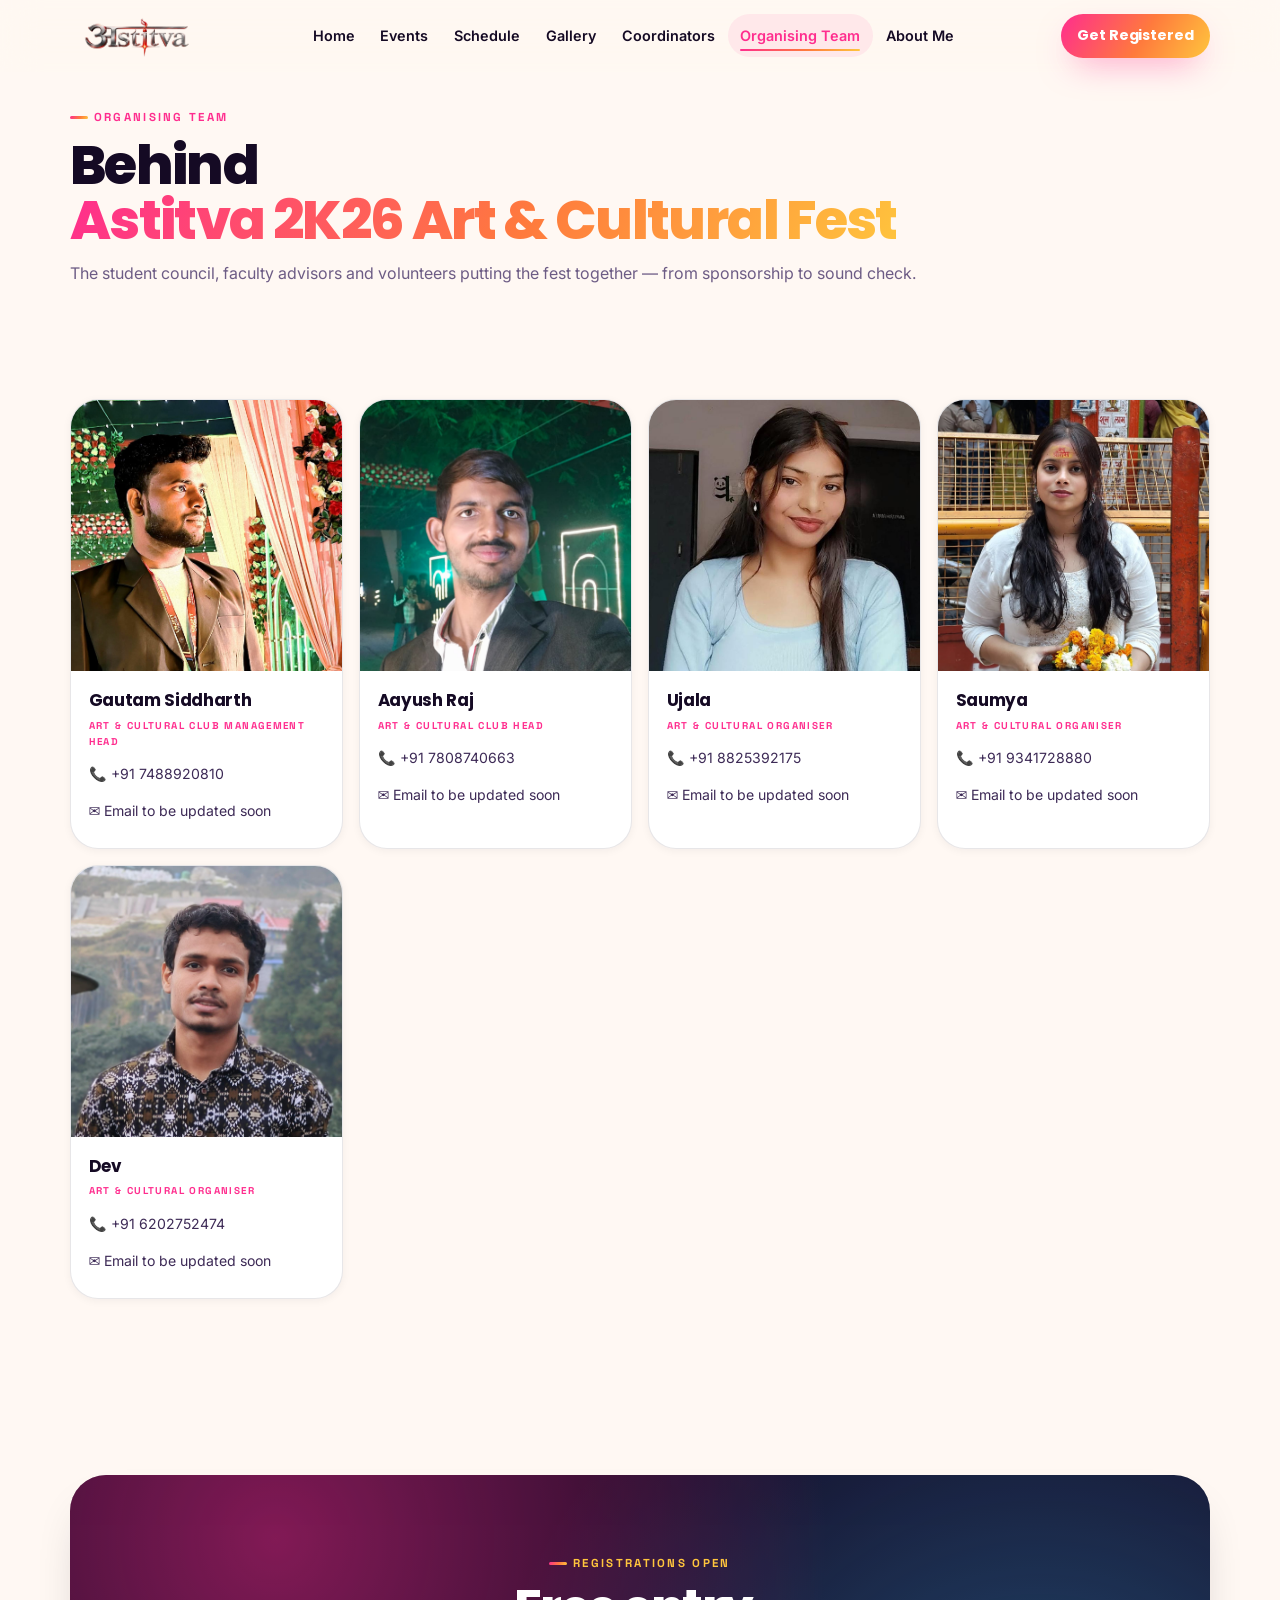
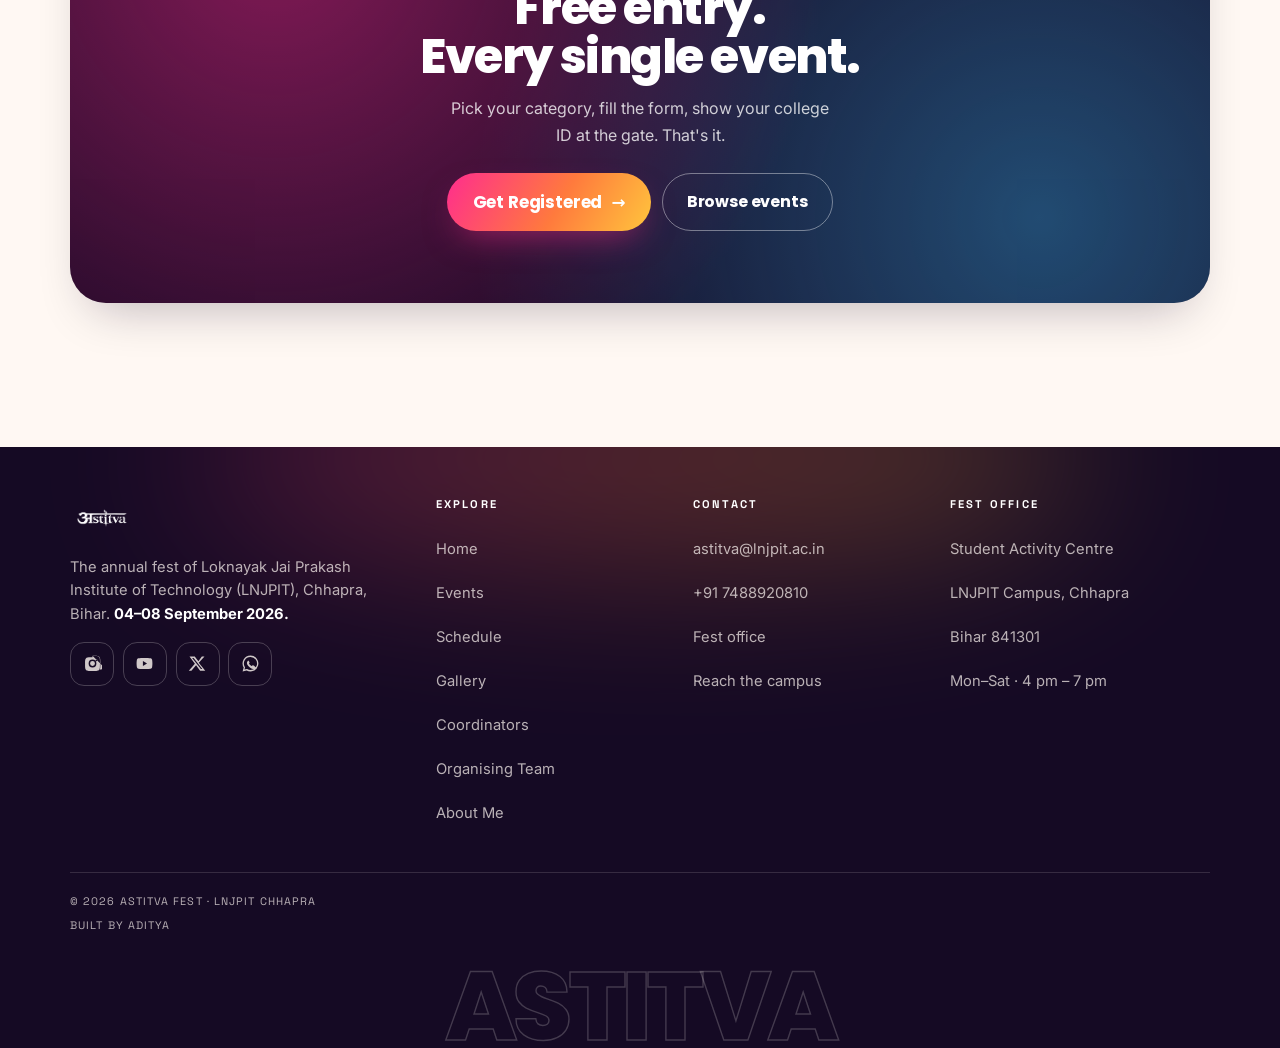
<file: main/fest-site/organising-team.html>
<!DOCTYPE html>
<html lang="en">
<head>
<meta charset="UTF-8" />
<meta name="viewport" content="width=device-width, initial-scale=1" />
<title>Organising Team — ASTITVA '26</title>
<meta name="description" content="The organising team behind Astitva '26 at LNJPIT Chhapra." />
<meta name="theme-color" content="#150a24" />
<meta property="og:title" content="Organising Team — ASTITVA '26" />
<link rel="icon" href="data:image/svg+xml,%3Csvg xmlns='http://www.w3.org/2000/svg' viewBox='0 0 100 100'%3E%3Crect width='100' height='100' rx='24' fill='%23150a24'/%3E%3Ctext x='50' y='68' font-size='52' font-family='sans-serif' font-weight='bold' fill='%23ff2d8e' text-anchor='middle'%3EA%3C/text%3E%3C/svg%3E" />
<link rel="preconnect" href="https://fonts.googleapis.com" />
<link rel="preconnect" href="https://fonts.gstatic.com" crossorigin />
<link href="https://fonts.googleapis.com/css2?family=Inter:wght@400;500;600;700&family=Poppins:wght@600;700;800&family=Space+Grotesk:wght@500;700&display=swap" rel="stylesheet" />
<link rel="stylesheet" href="assets/css/style.css" />
</head>
<body>

<header class="header">
  <div class="header__inner">
    <a href="index.html" class="brand">
      <img class="brand__logo" src="assets/img/festlogo.png" alt="Astitva '26" />
    </a>

    <nav class="nav__links" aria-label="Main">
      <a class="nav__link" href="index.html">Home</a>
      <a class="nav__link" href="events.html">Events</a>
      <a class="nav__link" href="schedule.html">Schedule</a>
      <a class="nav__link" href="index.html#gallery">Gallery</a>
      <a class="nav__link" href="coordinators.html">Coordinators</a>
      <a class="nav__link" href="organising-team.html">Organising Team</a>
      <a class="nav__link" href="about-us.html">About Me</a>
    </nav>

    <div class="nav__cta">
      <a class="btn btn--primary btn--sm" href="register.html">Get Registered</a>
    </div>

    <button class="burger" aria-label="Open menu" aria-expanded="false">
      <span></span><span></span><span></span>
    </button>
  </div>
</header>

<div class="drawer">
  <div class="drawer__backdrop"></div>
  <div class="drawer__panel">
    <div class="drawer__head">
      <span class="eyebrow">Menu</span>
      <button class="drawer__close" aria-label="Close menu">✕</button>
    </div>
    <ul class="drawer__links">
      <li><a href="index.html">Home <span class="num">01</span></a></li>
      <li><a href="events.html">Events <span class="num">02</span></a></li>
      <li><a href="schedule.html">Schedule <span class="num">03</span></a></li>
      <li><a href="index.html#gallery">Gallery <span class="num">04</span></a></li>
      <li><a href="coordinators.html">Coordinators <span class="num">05</span></a></li>
      <li><a href="organising-team.html">Organising Team <span class="num">06</span></a></li>
      <li><a href="about-us.html">About Me <span class="num">07</span></a></li>
    </ul>
    <div class="drawer__foot">
      <a class="btn btn--primary btn--block" href="register.html">Get Registered <span class="ic">→</span></a>
      <p class="drawer__note">04–08 Sept 2026 · LNJPIT Campus, Chhapra</p>
    </div>
  </div>
</div>

<main>

<section class="section section--tight" style="padding-top:calc(var(--nav-h) + 2.25rem)">
  <div class="container">
    <div class="shead reveal" style="margin-bottom:0">
      <div class="shead__text">
        <span class="eyebrow">Organising team</span>
        <h1 class="display h1" style="font-size:clamp(2.2rem,9vw,3.4rem)">Behind<br><span class="grad-text">Astitva 2K26 Art & Cultural Fest</span></h1>
        <p class="lede">The student council, faculty advisors and volunteers putting the fest together — from sponsorship to sound check.</p>
      </div>
    </div>
  </div>
</section>

<section class="section" style="padding-top:1.5rem">
  <div class="container">
<div class="people">
      <article class="pcard reveal">
        <div class="pcard__img"><img src="assets/img/team/img1.jpeg" alt="Coordinator photo placeholder" loading="lazy" /></div>
        <div class="pcard__body">
          <strong>Gautam Siddharth</strong>
          <span class="pcard__role">Art & Cultural Club Management Head</span>
          <a class="pcard__contact" href="tel:+910000000000">📞 +91 7488920810</a><a class="pcard__contact" href="mailto:coordinator@lnjpit.ac.in">✉️ Email to be updated soon</a>
        </div>
      </article>
      <article class="pcard reveal">
        <div class="pcard__img"><img src="assets/img/team/img2.jpeg" alt="Coordinator photo placeholder" loading="lazy" /></div>
        <div class="pcard__body">
          <strong>Aayush Raj</strong>
          <span class="pcard__role">Art & Cultural Club Head</span>
          <a class="pcard__contact" href="tel:+917808740663">📞 +91 7808740663</a><a class="pcard__contact" href="mailto:coordinator@lnjpit.ac.in">✉️ Email to be updated soon</a>
        </div>
      </article>
      <article class="pcard reveal">
        <div class="pcard__img"><img src="assets/img/team/img3.jpeg" alt="Coordinator photo placeholder" loading="lazy" /></div>
        <div class="pcard__body">
          <strong>Ujala</strong>
          <span class="pcard__role">Art & Cultural Organiser</span>
          <a class="pcard__contact" href="tel:+918825392175">📞 +91 8825392175</a><a class="pcard__contact" href="mailto:coordinator@lnjpit.ac.in">✉️ Email to be updated soon</a>
        </div>
      </article>
      <article class="pcard reveal">
        <div class="pcard__img"><img src="assets/img/team/img4.jpeg" alt="Coordinator photo placeholder" loading="lazy" /></div>
        <div class="pcard__body">
          <strong>Saumya</strong>
          <span class="pcard__role">Art & Cultural Organiser</span>
          <a class="pcard__contact" href="tel:+919341728880">📞 +91 9341728880</a><a class="pcard__contact" href="mailto:coordinator@lnjpit.ac.in">✉️ Email to be updated soon</a>
        </div>
      </article>
      <article class="pcard reveal">
        <div class="pcard__img"><img src="assets/img/team/img5.jpeg" alt="Coordinator photo placeholder" loading="lazy" /></div>
        <div class="pcard__body">
          <strong>Dev</strong>
          <span class="pcard__role">Art & Cultural Organiser</span>
          <a class="pcard__contact" href="tel:+916202752474">📞 +91 6202752474</a><a class="pcard__contact" href="mailto:coordinator@lnjpit.ac.in">✉️ Email to be updated soon</a>
        </div> 
       </article>
      <!-- <article class="pcard reveal">
        <div class="pcard__img pcard__img--soon"><span>Photo<br>to be updated soon</span></div>
        <div class="pcard__body">
          <strong>To be updated soon</strong>
          <span class="pcard__role">Role — to be updated soon</span>
          <span class="pcard__contact pcard__contact--soon">📞 Contact to be updated soon</span>
          <span class="pcard__contact pcard__contact--soon">✉️ Email to be updated soon</span>
        </div>
      </article> -->
      <!-- <article class="pcard reveal">
        <div class="pcard__img pcard__img--soon"><span>Photo<br>to be updated soon</span></div>
        <div class="pcard__body">
          <strong>To be updated soon</strong>
          <span class="pcard__role">Role — to be updated soon</span>
          <span class="pcard__contact pcard__contact--soon">📞 Contact to be updated soon</span>
          <span class="pcard__contact pcard__contact--soon">✉️ Email to be updated soon</span>
        </div>
      </article> -->
      <!-- <article class="pcard reveal">
        <div class="pcard__img pcard__img--soon"><span>Photo<br>to be updated soon</span></div>
        <div class="pcard__body">
          <strong>To be updated soon</strong>
          <span class="pcard__role">Role — to be updated soon</span>
          <span class="pcard__contact pcard__contact--soon">📞 Contact to be updated soon</span>
          <span class="pcard__contact pcard__contact--soon">✉️ Email to be updated soon</span>
        </div>
      </article> -->
      <!-- <article class="pcard reveal">
        <div class="pcard__img pcard__img--soon"><span>Photo<br>to be updated soon</span></div>
        <div class="pcard__body">
          <strong>To be updated soon</strong>
          <span class="pcard__role">Role — to be updated soon</span>
          <span class="pcard__contact pcard__contact--soon">📞 Contact to be updated soon</span>
          <span class="pcard__contact pcard__contact--soon">✉️ Email to be updated soon</span>
        </div>
      </article>
      <article class="pcard reveal">
        <div class="pcard__img pcard__img--soon"><span>Photo<br>to be updated soon</span></div>
        <div class="pcard__body">
          <strong>To be updated soon</strong>
          <span class="pcard__role">Role — to be updated soon</span>
          <span class="pcard__contact pcard__contact--soon">📞 Contact to be updated soon</span>
          <span class="pcard__contact pcard__contact--soon">✉️ Email to be updated soon</span>
        </div>
      </article> -->
    </div>

    <!-- <p class="lede reveal" style="margin-top:1.5rem;text-align:center;font-size:.9rem">
      Replace the first card with the real photo, name and number — then copy that block for the rest.
    </p> -->
  </div>
</section>

<section class="section section--tight">
  <div class="container">
    <div class="cta-band reveal">
      <span class="eyebrow" style="color:var(--sun)">Registrations open</span>
      <h2 class="display h2" style="margin:.7rem 0 .8rem">Free entry.<br>Every single event.</h2>
      <p class="lede">Pick your category, fill the form, show your college ID at the gate. That's it.</p>
      <div class="actions">
        <a class="btn btn--primary btn--lg" href="register.html">Get Registered <span class="ic">→</span></a>
        <a class="btn btn--ghost" href="events.html">Browse events</a>
      </div>
    </div>
  </div>
</section>

</main>

<footer class="footer">
  <div class="container">
    <div class="footer__grid">
      <div class="footer__brand">
        <a href="index.html" class="brand">
          <img class="brand__logo" src="assets/img/festlogo.png" alt="Astitva '26" />
        </a>
        <p>The annual fest of Loknayak Jai Prakash Institute of Technology (LNJPIT), Chhapra, Bihar. <strong style="color:#fff">04–08 September 2026.</strong></p>
        <div class="socials">
          <a href="#" aria-label="Instagram"><svg viewBox="0 0 24 24"><path d="M12 2.2c3.2 0 3.6 0 4.9.07 1.2.05 1.8.25 2.2.42.6.22 1 .48 1.4.9.42.42.68.82.9 1.4.17.4.37 1 .42 2.2.06 1.3.07 1.7.07 4.9s0 3.6-.07 4.9c-.05 1.2-.25 1.8-.42 2.2-.22.6-.48 1-.9 1.4-.42.42-.68.82-.9 1.4-.17.4-.37 1-.42 2.2-.06 1.3-.07 1.7-.07 4.9s0-3.6.07-4.9c.05-1.2.25-1.8.42-2.2.22-.6.48-1 .9-1.4.42-.42.82-.68 1.4-.9.4-.17 1-.37 2.2-.42 1.3-.06 1.7-.07 4.9-.07Zm0 1.8c-3.1 0-3.5 0-4.7.07-1.1.05-1.7.24-2.1.4-.5.2-.9.44-1.3.83-.4.4-.63.8-.83 1.3-.16.4-.35 1-.4 2.1C2.6 8.5 2.6 8.9 2.6 12s0 3.5.07 4.7c.05 1.1.24 1.7.4 2.1.2.5.44.9.83 1.3.4.4.8.63 1.3.83.4.16 1 .35 2.1.4 1.2.07 1.6.07 4.7.07s3.5 0 4.7-.07c1.1-.05 1.7-.24 2.1-.4.5-.2.9-.44 1.3-.83.4-.4.63-.8.83-1.3.16-.4.35-1 .4-2.1.07-1.2.07-1.6.07-4.7s0-3.5-.07-4.7c-.05-1.1-.24-1.7-.4-2.1-.2-.5-.44-.9-.83-1.3-.4-.4-.8-.63-1.3-.83-.4-.16-1-.35-2.1-.4-1.2-.07-1.6-.07-4.7-.07Zm0 3.1a4.9 4.9 0 1 1 0 9.8 4.9 4.9 0 0 1 0-9.8Zm0 1.8a3.1 3.1 0 1 0 0 6.2 3.1 3.1 0 0 0 0-6.2Zm5.1-2a1.15 1.15 0 1 1 0 2.3 1.15 1.15 0 0 1 0-2.3Z"/></svg></a>
          <a href="#" aria-label="YouTube"><svg viewBox="0 0 24 24"><path d="M21.6 7.2c-.2-.9-.9-1.6-1.8-1.8C18 5 12 5 12 5s-6 0-7.8.4c-.9.2-1.6.9-1.8 1.8C2 9 2 12 2 12s0 3 .4 4.8c.2.9.9 1.6 1.8 1.8C6 19 12 19 12 19s6 0 7.8-.4c.9-.2 1.6-.9 1.8-1.8.4-1.8.4-4.8.4-4.8s0-3-.4-4.8ZM10 15.2V8.8l5.2 3.2-5.2 3.2Z"/></svg></a>
          <a href="#" aria-label="X"><svg viewBox="0 0 24 24"><path d="M17.5 3h3.3l-7.2 8.2L21.8 21h-6.5l-5.1-6.7L4.3 21H1l7.7-8.8L1.9 3h6.6l4.6 6.1L17.5 3Zm-1.2 16h1.8L7.1 4.9H5.2L16.3 19Z"/></svg></a>
          <a href="#" aria-label="WhatsApp"><svg viewBox="0 0 24 24"><path d="M12 2a10 10 0 0 0-8.6 15.1L2 22l5-1.3A10 10 0 1 0 12 2Zm0 1.8a8.2 8.2 0 1 1-4.2 15.2l-.4-.2-3 .8.8-2.9-.3-.4A8.2 8.2 0 0 1 12 3.8Zm4.6 11.1c-.2-.1-1.3-.6-1.5-.7-.2-.1-.4-.1-.5.1l-.7.9c-.1.2-.3.2-.5.1a6.7 6.7 0 0 1-3.3-2.9c-.1-.3 0-.4.1-.5l.6-.8c.1-.2.1-.3 0-.5l-.7-1.6c-.2-.4-.4-.4-.5-.4h-.5c-.2 0-.5.1-.7.4-.3.3-.9 1-.9 2.3s1 2.7 1.1 2.9c.1.2 1.8 2.9 4.5 4 2 .8 2.7.8 3.5.7.6-.1 1.3-.6 1.5-1.2.2-.6.2-1.1.1-1.2-.1-.1-.2-.2-.4-.3Z"/></svg></a>
        </div>
      </div>

      <div>
        <h4>Explore</h4>
        <ul>
          <li><a href="index.html">Home</a></li>
          <li><a href="events.html">Events</a></li>
          <li><a href="schedule.html">Schedule</a></li>
          <li><a href="index.html#gallery">Gallery</a></li>
          <li><a href="coordinators.html">Coordinators</a></li>
          <li><a href="organising-team.html">Organising Team</a></li>
          <li><a href="about-us.html">About Me</a></li>
        </ul>
      </div>

      <div>
        <h4>Contact</h4>
        <ul>
          <li><a href="mailto:astitva@lnjpit.ac.in">astitva@lnjpit.ac.in</a></li>
          <li><a href="tel:+911234567890">+91 7488920810</a></li>
          <li><a href="register.html#contact">Fest office</a></li>
          <li><a href="about-us.html#contact">Reach the campus</a></li>
        </ul>
      </div>

      <div>
        <h4>Fest office</h4>
        <ul>
          <li>Student Activity Centre</li>
          <li>LNJPIT Campus, Chhapra</li>
          <li>Bihar 841301</li>
          <li>Mon–Sat · 4 pm – 7 pm</li>
        </ul>
      </div>
    </div>

    <div class="footer__bottom">
      <span>© 2026 Astitva Fest · LNJPIT Chhapra</span>
      <span>Built by Aditya</span>
    </div>
    <div class="footer__wordmark" aria-hidden="true">ASTITVA</div>
  </div>
</footer>

<div class="actionbar">
  <div class="actionbar__inner">
    <a class="btn btn--primary" href="register.html">Get Registered</a>
    <a class="btn btn--ghost" href="coordinators.html">Coordinators</a>
  </div>
</div>

<script src="assets/js/main.js"></script>
</body>
</html>
</file>
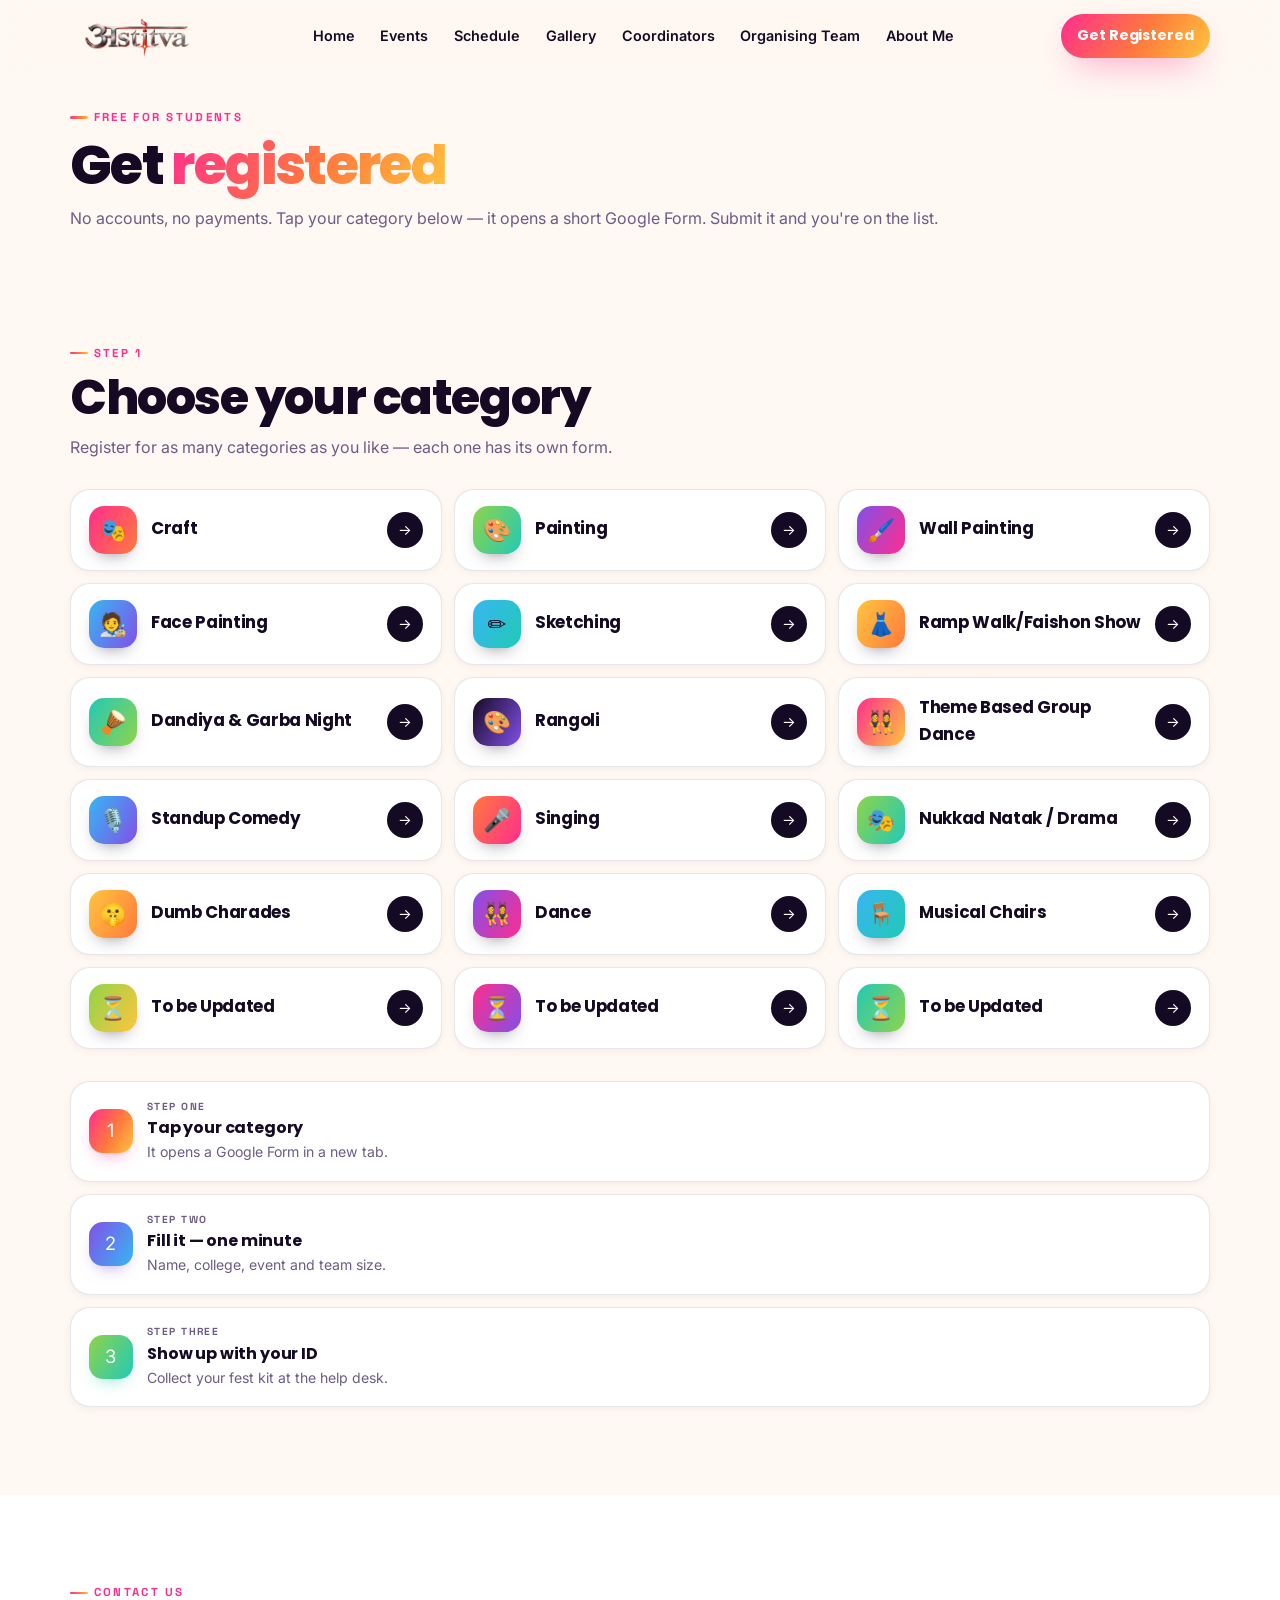
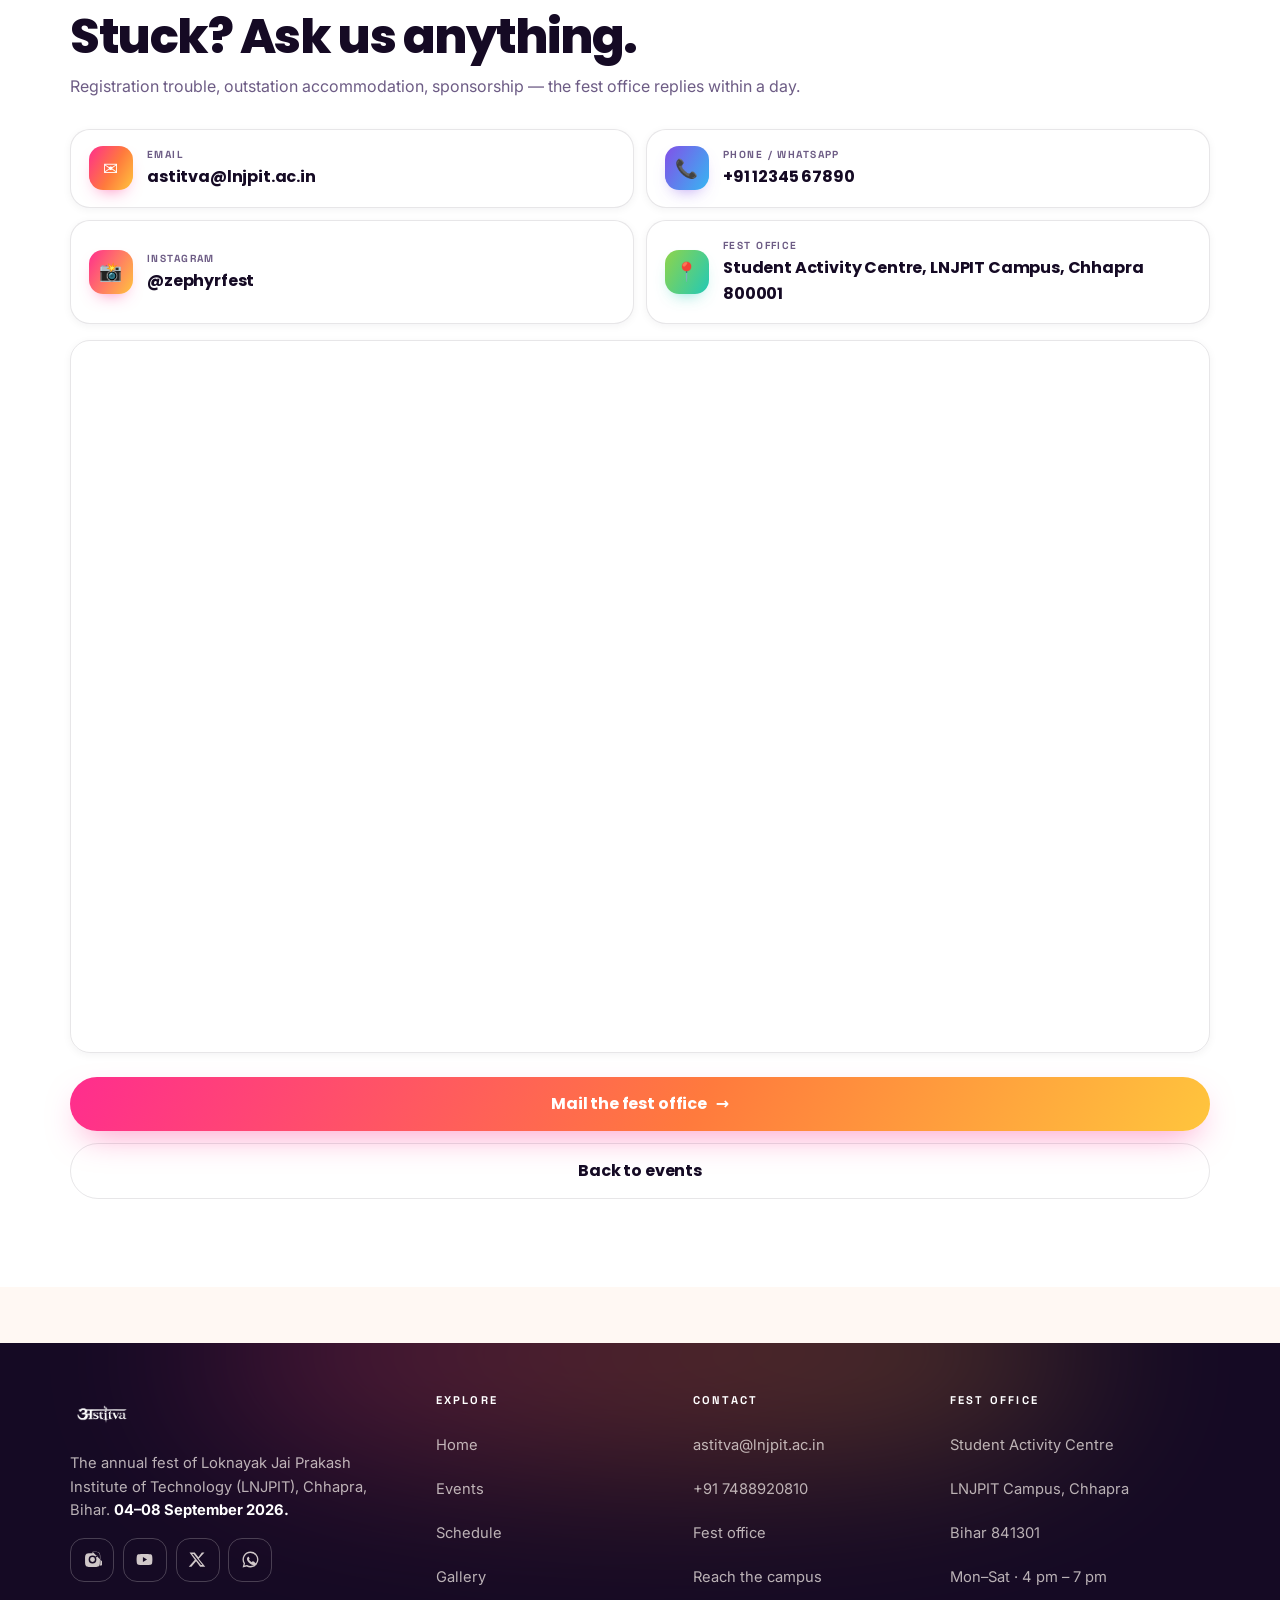
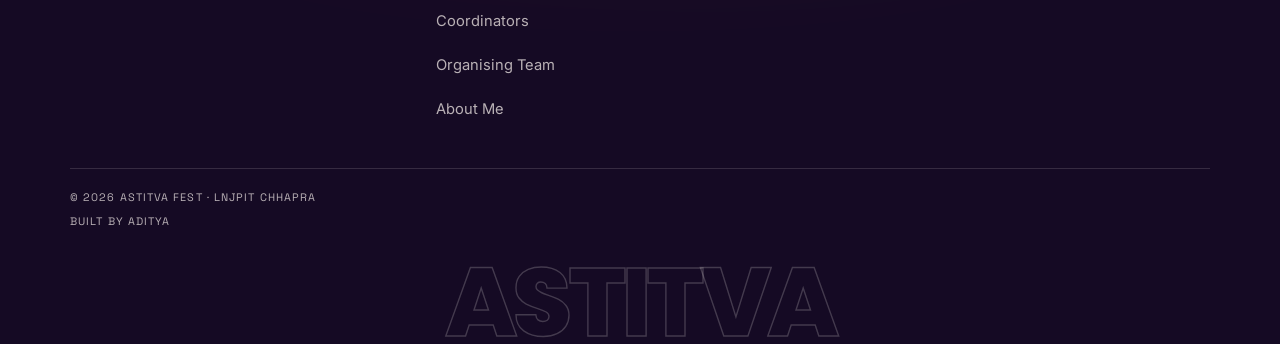
<file: main/fest-site/register.html>
<!DOCTYPE html>
<html lang="en">
<head>
<meta charset="UTF-8" />
<meta name="viewport" content="width=device-width, initial-scale=1" />
<title>Get Registered — ASTITVA '26</title>
<meta name="description" content="Register for ASTITVA '26. Pick your category — each button opens the registration form. Free for all students." />
<meta name="theme-color" content="#150a24" />
<link rel="icon" href="data:image/svg+xml,%3Csvg xmlns='http://www.w3.org/2000/svg' viewBox='0 0 100 100'%3E%3Crect width='100' height='100' rx='24' fill='%23150a24'/%3E%3Ctext x='50' y='68' font-size='56' font-family='sans-serif' font-weight='bold' fill='%23ff2d8e' text-anchor='middle'%3EZ%3C/text%3E%3C/svg%3E" />
<link rel="preconnect" href="https://fonts.googleapis.com" />
<link rel="preconnect" href="https://fonts.gstatic.com" crossorigin />
<link href="https://fonts.googleapis.com/css2?family=Inter:wght@400;500;600;700&family=Poppins:wght@600;700;800&family=Space+Grotesk:wght@500;700&display=swap" rel="stylesheet" />
<link rel="stylesheet" href="assets/css/style.css" />
</head>
<body>

<header class="header">
  <div class="header__inner">
    <a href="index.html" class="brand">
      <img class="brand__logo" src="assets/img/festlogo.png" alt="Astitva '26" />
    </a>

    <nav class="nav__links" aria-label="Main">
      <a class="nav__link" href="index.html">Home</a>
      <a class="nav__link" href="events.html">Events</a>
      <a class="nav__link" href="schedule.html">Schedule</a>
      <a class="nav__link" href="index.html#gallery">Gallery</a>
      <a class="nav__link" href="coordinators.html">Coordinators</a>
      <a class="nav__link" href="organising-team.html">Organising Team</a>
      <a class="nav__link" href="about-us.html">About Me</a>
    </nav>

    <div class="nav__cta">
      <a class="btn btn--primary btn--sm" href="register.html">Get Registered</a>
    </div>

    <button class="burger" aria-label="Open menu" aria-expanded="false">
      <span></span><span></span><span></span>
    </button>
  </div>
</header>

<div class="drawer">
  <div class="drawer__backdrop"></div>
  <div class="drawer__panel">
    <div class="drawer__head">
      <span class="eyebrow">Menu</span>
      <button class="drawer__close" aria-label="Close menu">✕</button>
    </div>
    <ul class="drawer__links">
      <li><a href="index.html">Home <span class="num"></span></a></li>
      <li><a href="events.html">Events <span class="num"></span></a></li>
      <li><a href="schedule.html">Schedule <span class="num"></span></a></li>
      <li><a href="index.html#gallery">Gallery <span class="num"></span></a></li>
      <li><a href="coordinators.html">Coordinators <span class="num"></span></a></li>
      <li><a href="organising-team.html">Organising Team <span class="num"></span></a></li>
      <li><a href="about-us.html">About Me <span class="num"></span></a></li>
    </ul>
    <div class="drawer__foot">
      <a class="btn btn--primary btn--block" href="register.html">Get Registered <span class="ic">→</span></a>
      <p class="drawer__note">04–08 Sept 2026 · LNJPIT Campus, Chhapra</p>
    </div>
  </div>
</div>

<main>
<!-- ================= HEAD ================= -->
<section class="section section--tight" style="padding-top:calc(var(--nav-h) + 2.25rem)">
  <div class="container">
    <div class="shead reveal" style="margin-bottom:0">
      <div class="shead__text">
        <span class="eyebrow">Free for students</span>
        <h1 class="display h1" style="font-size:clamp(2.2rem,9vw,3.4rem)">Get <span class="grad-text">registered</span></h1>
        <p class="lede">
          No accounts, no payments. Tap your category below — it opens a short
          Google Form. Submit it and you're on the list.
        </p>
      </div>
    </div>
  </div>
</section>

<!-- ================= CATEGORY BUTTONS ================= -->
<section class="section" id="categories" style="padding-top:1.5rem">
  <div class="container">
    <div class="shead reveal">
      <div class="shead__text">
        <span class="eyebrow">Step 1</span>
        <h2 class="display h2">Choose your category</h2>
        <p class="lede">Register for as many categories as you like — each one has its own form.</p>
      </div>
    </div>

    <div class="reggrid">
      <a class="regbtn reveal" href="https://docs.google.com/forms/d/e/YOUR-FORM-ID/viewform" data-form="cultural">
        <span class="regbtn__icon" style="background:linear-gradient(120deg,#ff2d8e,#ff7a3d)">🎭</span>
        <span class="regbtn__text"><strong>Craft</strong><small></small></span>
        <span class="regbtn__go">→</span>
      </a>

      <a class="regbtn reveal" href="https://docs.google.com/forms/d/e/YOUR-FORM-ID/viewform" data-form="sports">
        <span class="regbtn__icon" style="background:linear-gradient(120deg,#8fd44a,#22c9b6)">🎨</span>
        <span class="regbtn__text"><strong>Painting</strong><small></small></span>
        <span class="regbtn__go">→</span>
      </a>

      <a class="regbtn reveal" href="https://docs.google.com/forms/d/e/YOUR-FORM-ID/viewform" data-form="debate">
        <span class="regbtn__icon" style="background:linear-gradient(120deg,#8250e8,#ff2d8e)">🖌️</span>
        <span class="regbtn__text"><strong>Wall Painting</strong><small></small></span>
        <span class="regbtn__go">→</span>
      </a>

      <a class="regbtn reveal" href="https://docs.google.com/forms/d/e/YOUR-FORM-ID/viewform" data-form="esports">
        <span class="regbtn__icon" style="background:linear-gradient(120deg,#37b6f2,#8250e8)">🧑‍🎨</span>
        <span class="regbtn__text"><strong>Face Painting</strong><small></small></span>
        <span class="regbtn__go">→</span>
      </a>

      <a class="regbtn reveal" href="https://docs.google.com/forms/d/e/YOUR-FORM-ID/viewform" data-form="technical">
        <span class="regbtn__icon" style="background:linear-gradient(120deg,#37b6f2,#22c9b6)">✏️</span>
        <span class="regbtn__text"><strong>Sketching</strong><small></small></span>
        <span class="regbtn__go">→</span>
      </a>

      <a class="regbtn reveal" href="https://docs.google.com/forms/d/e/YOUR-FORM-ID/viewform" data-form="literary">
        <span class="regbtn__icon" style="background:linear-gradient(120deg,#ffc53d,#ff7a3d)">👗</span>
        <span class="regbtn__text"><strong>Ramp Walk/Faishon Show</strong><small></small></span>
        <span class="regbtn__go">→</span>
      </a>

      <a class="regbtn reveal" href="https://docs.google.com/forms/d/e/YOUR-FORM-ID/viewform" data-form="art">
        <span class="regbtn__icon" style="background:linear-gradient(120deg,#22c9b6,#8fd44a)">🪘</span>
        <span class="regbtn__text"><strong>Dandiya &amp; Garba Night</strong><small></small></span>
        <span class="regbtn__go">→</span>
      </a>

      <a class="regbtn reveal" href="https://docs.google.com/forms/d/e/YOUR-FORM-ID/viewform" data-form="general">
        <span class="regbtn__icon" style="background:linear-gradient(120deg,#150a24,#8250e8)">🎨</span>
        <span class="regbtn__text"><strong>Rangoli</strong><small></small></span>
        <span class="regbtn__go">→</span>
      </a>

      <a class="regbtn reveal" href="https://docs.google.com/forms/d/e/YOUR-FORM-ID/viewform" data-form="groupdance">
        <span class="regbtn__icon" style="background:linear-gradient(120deg,#ff2d8e,#ffc53d)">👯</span>
        <span class="regbtn__text"><strong>Theme Based Group Dance</strong><small></small></span>
        <span class="regbtn__go">→</span>
      </a>

      <a class="regbtn reveal" href="https://docs.google.com/forms/d/e/YOUR-FORM-ID/viewform" data-form="photography">
        <span class="regbtn__icon" style="background:linear-gradient(120deg,#37b6f2,#8250e8)">🎙️</span>
        <span class="regbtn__text"><strong>Standup Comedy</strong><small></small></span>
        <span class="regbtn__go">→</span>
      </a>

      <a class="regbtn reveal" href="https://docs.google.com/forms/d/e/YOUR-FORM-ID/viewform" data-form="singing">
        <span class="regbtn__icon" style="background:linear-gradient(120deg,#ff7a3d,#ff2d8e)">🎤</span>
        <span class="regbtn__text"><strong>Singing</strong><small></small></span>
        <span class="regbtn__go">→</span>
      </a>

      <a class="regbtn reveal" href="https://docs.google.com/forms/d/e/YOUR-FORM-ID/viewform" data-form="poetry">
        <span class="regbtn__icon" style="background:linear-gradient(120deg,#8fd44a,#22c9b6)">🎭</span>
        <span class="regbtn__text"><strong>Nukkad Natak / Drama</strong><small></small></span>
        <span class="regbtn__go">→</span>
      </a>

      <a class="regbtn reveal" href="https://docs.google.com/forms/d/e/YOUR-FORM-ID/viewform" data-form="extempore">
        <span class="regbtn__icon" style="background:linear-gradient(120deg,#ffc53d,#ff7a3d)"> 🤫</span>
        <span class="regbtn__text"><strong>Dumb Charades</strong><small></small></span>
        <span class="regbtn__go">→</span>
      </a>

      <a class="regbtn reveal" href="https://docs.google.com/forms/d/e/YOUR-FORM-ID/viewform" data-form="drama">
        <span class="regbtn__icon" style="background:linear-gradient(120deg,#8250e8,#ff2d8e)">👯</span>
        <span class="regbtn__text"><strong>Dance</strong><small></small></span>
        <span class="regbtn__go">→</span>
      </a>

      <a class="regbtn reveal" href="https://docs.google.com/forms/d/e/YOUR-FORM-ID/viewform" data-form="basketball">
        <span class="regbtn__icon" style="background:linear-gradient(120deg,#37b6f2,#22c9b6)">🪑</span>
        <span class="regbtn__text"><strong>Musical Chairs</strong><small></small></span>
        <span class="regbtn__go">→</span>
      </a>

      <a class="regbtn reveal" href="https://docs.google.com/forms/d/e/YOUR-FORM-ID/viewform" data-form="chess">
        <span class="regbtn__icon" style="background:linear-gradient(120deg,#8fd44a,#ffc53d)">⏳</span>
        <span class="regbtn__text"><strong>To be Updated</strong><small></small></span>
        <span class="regbtn__go">→</span>
      </a>

      <a class="regbtn reveal" href="https://docs.google.com/forms/d/e/YOUR-FORM-ID/viewform" data-form="treasurehunt">
        <span class="regbtn__icon" style="background:linear-gradient(120deg,#ff2d8e,#8250e8)">⏳</span>
        <span class="regbtn__text"><strong>To be Updated</strong><small></small></span>
        <span class="regbtn__go">→</span>
      </a>

      <a class="regbtn reveal" href="https://docs.google.com/forms/d/e/YOUR-FORM-ID/viewform" data-form="debate">
        <span class="regbtn__icon" style="background:linear-gradient(120deg,#22c9b6,#8fd44a)">⏳</span>
        <span class="regbtn__text"><strong>To be Updated</strong><small></small></span>
        <span class="regbtn__go">→</span>
      </a>
    </div><!-- what happens next -->
    <div class="grid reveal" style="margin-top:2rem;gap:.75rem">
      <div class="ccard">
        <span class="ccard__icon">1</span>
        <div><small>Step one</small><strong>Tap your category</strong>
          <p style="font-size:.88rem;color:var(--muted)">It opens a Google Form in a new tab.</p>
        </div>
      </div>
      <div class="ccard">
        <span class="ccard__icon ccard__icon--cool">2</span>
        <div><small>Step two</small><strong>Fill it — one minute</strong>
          <p style="font-size:.88rem;color:var(--muted)">Name, college, event and team size.</p>
        </div>
      </div>
      <div class="ccard">
        <span class="ccard__icon ccard__icon--mint">3</span>
        <div><small>Step three</small><strong>Show up with your ID</strong>
          <p style="font-size:.88rem;color:var(--muted)">Collect your fest kit at the help desk.</p>
        </div>
      </div>
    </div>
  </div>
</section>

<!-- ================= CONTACT ================= -->
<section class="section section--alt" id="contact">
  <div class="container">
    <div class="shead reveal">
      <div class="shead__text">
        <span class="eyebrow">Contact us</span>
        <h2 class="display h2">Stuck? Ask us anything.</h2>
        <p class="lede">Registration trouble, outstation accommodation, sponsorship — the fest office replies within a day.</p>
      </div>
    </div>

    <div class="contact__grid">
      <button class="ccard reveal" type="button" data-copy="astitva@lnjpit.ac.in" style="width:100%;text-align:left">
        <span class="ccard__icon">✉️</span>
        <div><small>Email</small><strong>astitva@lnjpit.ac.in</strong></div>
      </button>

      <button class="ccard reveal" type="button" data-copy="+91 12345 67890" style="width:100%;text-align:left">
        <span class="ccard__icon ccard__icon--cool">📞</span>
        <div><small>Phone / WhatsApp</small><strong>+91 12345 67890</strong></div>
      </button>

      <a class="ccard reveal" href="#" target="_blank" rel="noopener">
        <span class="ccard__icon" style="background:linear-gradient(120deg,#ff2d8e,#ffc53d)">📸</span>
        <div><small>Instagram</small><strong>@zephyrfest</strong></div>
      </a>

      <div class="ccard reveal">
        <span class="ccard__icon ccard__icon--mint">📍</span>
        <div><small>Fest office</small><strong>Student Activity Centre, LNJPIT Campus, Chhapra 800001</strong></div>
      </div>
    </div>

    <div class="map reveal">
      <iframe
        title="Campus location on Google Maps"
        src="https://maps.google.com/maps?q=Loknayak%20Jai%20Prakash%20Institute%20of%20Technology%2C%20Chhapra%2C%20Bihar&output=embed"
        loading="lazy" referrerpolicy="no-referrer-when-downgrade"></iframe>
    </div>

    <div class="reveal" style="margin-top:1.5rem;display:grid;gap:.7rem">
      <a class="btn btn--primary" href="mailto:astitva@lnjpit.ac.in">Mail the fest office <span class="ic">→</span></a>
      <a class="btn btn--ghost" href="events.html">Back to events</a>
    </div>
  </div>
</section>
</main>

<footer class="footer">
  <div class="container">
    <div class="footer__grid">
      <div class="footer__brand">
        <a href="index.html" class="brand">
          <img class="brand__logo" src="assets/img/festlogo.png" alt="Astitva '26" />
        </a>
        <p>The annual fest of Loknayak Jai Prakash Institute of Technology (LNJPIT), Chhapra, Bihar. <strong style="color:#fff">04–08 September 2026.</strong></p>
        <div class="socials">
          <a href="#" aria-label="Instagram"><svg viewBox="0 0 24 24"><path d="M12 2.2c3.2 0 3.6 0 4.9.07 1.2.05 1.8.25 2.2.42.6.22 1 .48 1.4.9.42.42.68.82.9 1.4.17.4.37 1 .42 2.2.06 1.3.07 1.7.07 4.9s0 3.6-.07 4.9c-.05 1.2-.25 1.8-.42 2.2-.22.6-.48 1-.9 1.4-.42.42-.68.82-.9 1.4-.17.4-.37 1-.42 2.2-.06 1.3-.07 1.7-.07 4.9s0-3.6.07-4.9c.05-1.2.25-1.8.42-2.2.22-.6.48-1 .9-1.4.42-.42.82-.68 1.4-.9.4-.17 1-.37 2.2-.42 1.3-.06 1.7-.07 4.9-.07Zm0 1.8c-3.1 0-3.5 0-4.7.07-1.1.05-1.7.24-2.1.4-.5.2-.9.44-1.3.83-.4.4-.63.8-.83 1.3-.16.4-.35 1-.4 2.1C2.6 8.5 2.6 8.9 2.6 12s0 3.5.07 4.7c.05 1.1.24 1.7.4 2.1.2.5.44.9.83 1.3.4.4.8.63 1.3.83.4.16 1 .35 2.1.4 1.2.07 1.6.07 4.7.07s3.5 0 4.7-.07c1.1-.05 1.7-.24 2.1-.4.5-.2.9-.44 1.3-.83.4-.4.63-.8.83-1.3.16-.4.35-1 .4-2.1.07-1.2.07-1.6.07-4.7s0-3.5-.07-4.7c-.05-1.1-.24-1.7-.4-2.1-.2-.5-.44-.9-.83-1.3-.4-.4-.8-.63-1.3-.83-.4-.16-1-.35-2.1-.4-1.2-.07-1.6-.07-4.7-.07Zm0 3.1a4.9 4.9 0 1 1 0 9.8 4.9 4.9 0 0 1 0-9.8Zm0 1.8a3.1 3.1 0 1 0 0 6.2 3.1 3.1 0 0 0 0-6.2Zm5.1-2a1.15 1.15 0 1 1 0 2.3 1.15 1.15 0 0 1 0-2.3Z"/></svg></a>
          <a href="#" aria-label="YouTube"><svg viewBox="0 0 24 24"><path d="M21.6 7.2c-.2-.9-.9-1.6-1.8-1.8C18 5 12 5 12 5s-6 0-7.8.4c-.9.2-1.6.9-1.8 1.8C2 9 2 12 2 12s0 3 .4 4.8c.2.9.9 1.6 1.8 1.8C6 19 12 19 12 19s6 0 7.8-.4c.9-.2 1.6-.9 1.8-1.8.4-1.8.4-4.8.4-4.8s0-3-.4-4.8ZM10 15.2V8.8l5.2 3.2-5.2 3.2Z"/></svg></a>
          <a href="#" aria-label="X"><svg viewBox="0 0 24 24"><path d="M17.5 3h3.3l-7.2 8.2L21.8 21h-6.5l-5.1-6.7L4.3 21H1l7.7-8.8L1.9 3h6.6l4.6 6.1L17.5 3Zm-1.2 16h1.8L7.1 4.9H5.2L16.3 19Z"/></svg></a>
          <a href="#" aria-label="WhatsApp"><svg viewBox="0 0 24 24"><path d="M12 2a10 10 0 0 0-8.6 15.1L2 22l5-1.3A10 10 0 1 0 12 2Zm0 1.8a8.2 8.2 0 1 1-4.2 15.2l-.4-.2-3 .8.8-2.9-.3-.4A8.2 8.2 0 0 1 12 3.8Zm4.6 11.1c-.2-.1-1.3-.6-1.5-.7-.2-.1-.4-.1-.5.1l-.7.9c-.1.2-.3.2-.5.1a6.7 6.7 0 0 1-3.3-2.9c-.1-.3 0-.4.1-.5l.6-.8c.1-.2.1-.3 0-.5l-.7-1.6c-.2-.4-.4-.4-.5-.4h-.5c-.2 0-.5.1-.7.4-.3.3-.9 1-.9 2.3s1 2.7 1.1 2.9c.1.2 1.8 2.9 4.5 4 2 .8 2.7.8 3.5.7.6-.1 1.3-.6 1.5-1.2.2-.6.2-1.1.1-1.2-.1-.1-.2-.2-.4-.3Z"/></svg></a>
        </div>
      </div>

      <div>
        <h4>Explore</h4>
        <ul>
          <li><a href="index.html">Home</a></li>
          <li><a href="events.html">Events</a></li>
          <li><a href="schedule.html">Schedule</a></li>
          <li><a href="index.html#gallery">Gallery</a></li>
          <li><a href="coordinators.html">Coordinators</a></li>
          <li><a href="organising-team.html">Organising Team</a></li>
          <li><a href="about-us.html">About Me</a></li>
        </ul>
      </div>

      <div>
        <h4>Contact</h4>
        <ul>
          <li><a href="mailto:astitva@lnjpit.ac.in">astitva@lnjpit.ac.in</a></li>
          <li><a href="tel:+911234567890">+91 7488920810</a></li>
          <li><a href="register.html#contact">Fest office</a></li>
          <li><a href="about-us.html#contact">Reach the campus</a></li>
        </ul>
      </div>

      <div>
        <h4>Fest office</h4>
        <ul>
          <li>Student Activity Centre</li>
          <li>LNJPIT Campus, Chhapra</li>
          <li>Bihar 841301</li>
          <li>Mon–Sat · 4 pm – 7 pm</li>
        </ul>
      </div>
    </div>

    <div class="footer__bottom">
      <span>© 2026 Astitva Fest · LNJPIT Chhapra</span>
      <span>Built by Aditya</span>
    </div>
    <div class="footer__wordmark" aria-hidden="true">ASTITVA</div>
  </div>
</footer>

<div class="actionbar">
  <div class="actionbar__inner">
    <a class="btn btn--primary" href="register.html">Get Registered</a>
    <a class="btn btn--ghost" href="register.html#contact">Contact</a>
  </div>
</div>

<script src="assets/js/main.js"></script>
</body>
</html>
</file>
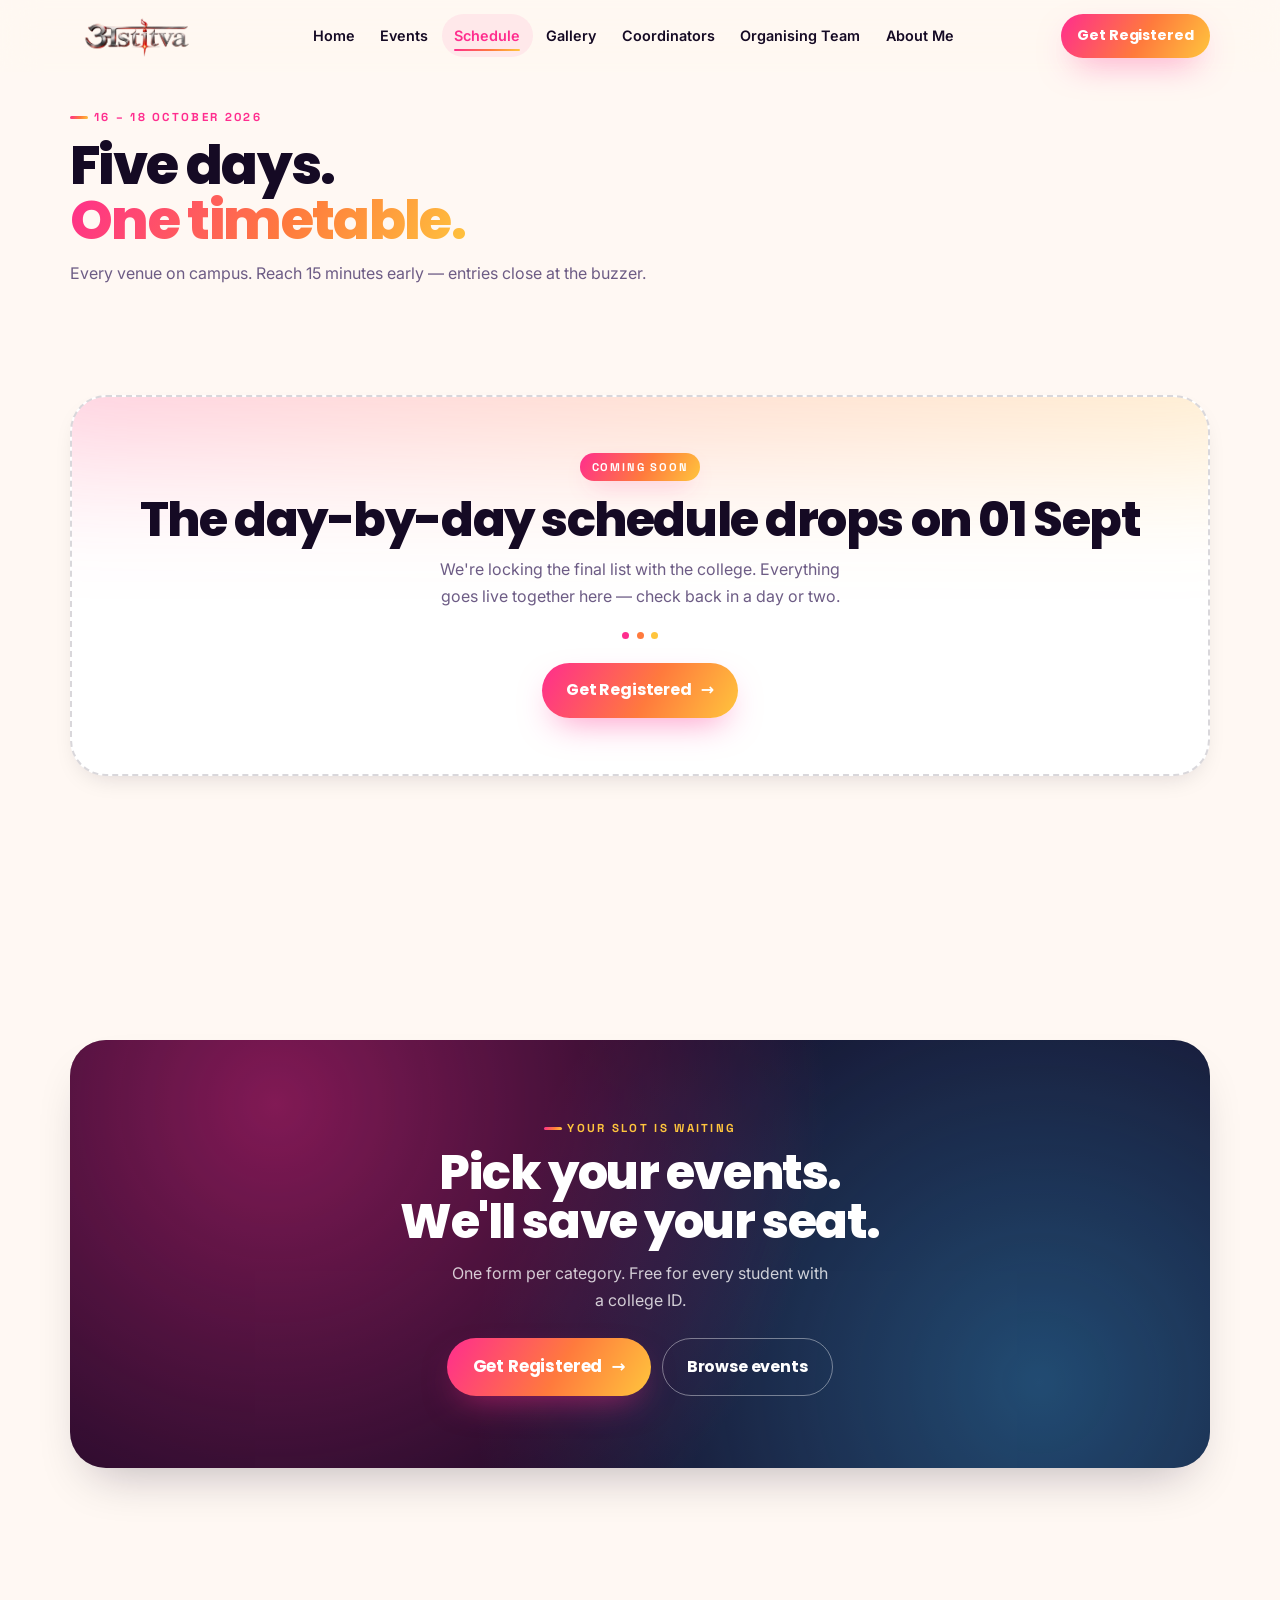
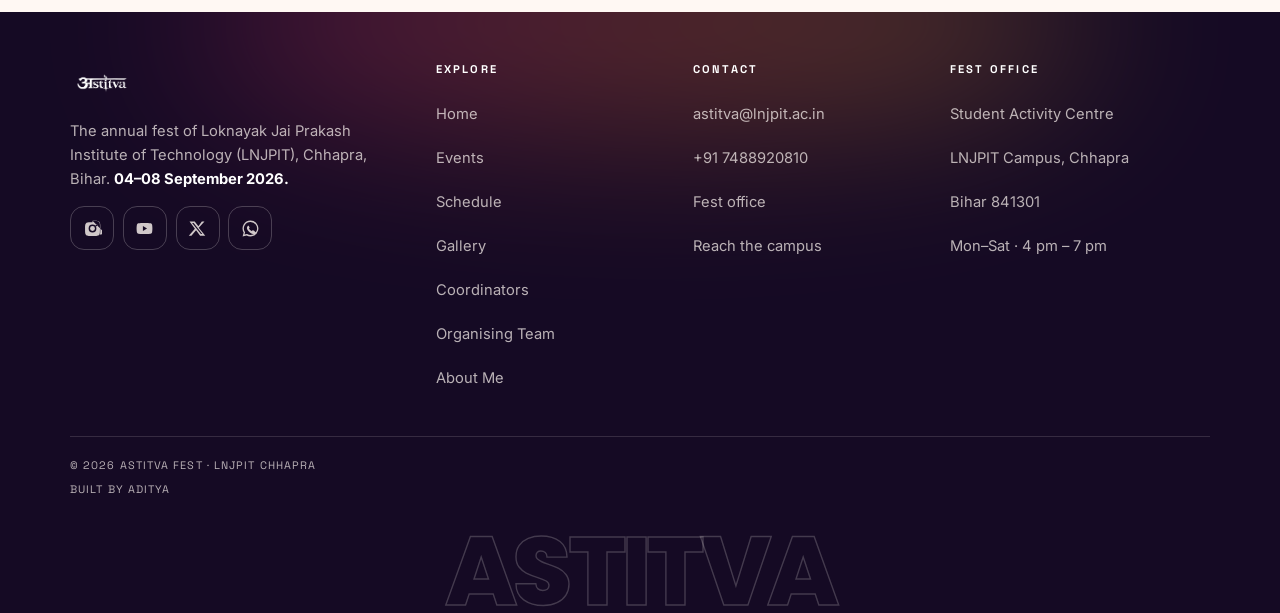
<file: main/fest-site/schedule.html>
<!DOCTYPE html>
<html lang="en">
<head>
<meta charset="UTF-8" />
<meta name="viewport" content="width=device-width, initial-scale=1" />
<title>Schedule — ASTITVA '26</title>
<meta name="description" content="Three-day schedule of ASTITVA '26 — 16 to 18 October 2026, every venue on campus." />
<meta name="theme-color" content="#150a24" />
<link rel="icon" href="data:image/svg+xml,%3Csvg xmlns='http://www.w3.org/2000/svg' viewBox='0 0 100 100'%3E%3Crect width='100' height='100' rx='24' fill='%23150a24'/%3E%3Ctext x='50' y='68' font-size='56' font-family='sans-serif' font-weight='bold' fill='%23ff2d8e' text-anchor='middle'%3EZ%3C/text%3E%3C/svg%3E" />
<link rel="preconnect" href="https://fonts.googleapis.com" />
<link rel="preconnect" href="https://fonts.gstatic.com" crossorigin />
<link href="https://fonts.googleapis.com/css2?family=Inter:wght@400;500;600;700&family=Poppins:wght@600;700;800&family=Space+Grotesk:wght@500;700&display=swap" rel="stylesheet" />
<link rel="stylesheet" href="assets/css/style.css" />
</head>
<body>

<header class="header">
  <div class="header__inner">
    <a href="index.html" class="brand">
      <img class="brand__logo" src="assets/img/festlogo.png" alt="Astitva '26" />
    </a>

    <nav class="nav__links" aria-label="Main">
      <a class="nav__link" href="index.html">Home</a>
      <a class="nav__link" href="events.html">Events</a>
      <a class="nav__link" href="schedule.html">Schedule</a>
      <a class="nav__link" href="index.html#gallery">Gallery</a>
      <a class="nav__link" href="coordinators.html">Coordinators</a>
      <a class="nav__link" href="organising-team.html">Organising Team</a>
      <a class="nav__link" href="about-us.html">About Me</a>
    </nav>

    <div class="nav__cta">
      <a class="btn btn--primary btn--sm" href="register.html">Get Registered</a>
    </div>

    <button class="burger" aria-label="Open menu" aria-expanded="false">
      <span></span><span></span><span></span>
    </button>
  </div>
</header>

<div class="drawer">
  <div class="drawer__backdrop"></div>
  <div class="drawer__panel">
    <div class="drawer__head">
      <span class="eyebrow">Menu</span>
      <button class="drawer__close" aria-label="Close menu">✕</button>
    </div>
    <ul class="drawer__links">
      <li><a href="index.html">Home <span class="num">01</span></a></li>
      <li><a href="events.html">Events <span class="num">02</span></a></li>
      <li><a href="schedule.html">Schedule <span class="num">03</span></a></li>
      <li><a href="index.html#gallery">Gallery <span class="num">04</span></a></li>
      <li><a href="coordinators.html">Coordinators <span class="num">05</span></a></li>
      <li><a href="organising-team.html">Organising Team <span class="num">06</span></a></li>
      <li><a href="about-us.html">About Me <span class="num">07</span></a></li>
    </ul>
    <div class="drawer__foot">
      <a class="btn btn--primary btn--block" href="register.html">Get Registered <span class="ic">→</span></a>
      <p class="drawer__note">04–08 Sept 2026 · LNJPIT Campus, Chhapra</p>
    </div>
  </div>
</div>

<main>
<!-- ================= PAGE HEAD ================= -->
<section class="section section--tight" style="padding-top:calc(var(--nav-h) + 2.25rem);padding-bottom:1.25rem">
  <div class="container">
    <div class="shead reveal" style="margin-bottom:0">
      <div class="shead__text">
        <span class="eyebrow">16 – 18 October 2026</span>
        <h1 class="display h1" style="font-size:clamp(2.2rem,9vw,3.4rem)">Five days.<br><span class="grad-text">One timetable.</span></h1>
        <p class="lede">Every venue on campus. Reach 15 minutes early — entries close at the buzzer.</p>
      </div>
    </div>
  </div>
</section>

<!-- ================= TIMELINE ================= -->
<section class="section" id="coming-soon">
  <div class="container">
    <div class="soon__box reveal">
      <span class="soon__badge">Coming soon</span>
      <h2 class="display h2">The day-by-day schedule drops on 01 Sept</h2>
      <p class="lede">We're locking the final list with the college. Everything goes live together here — check back in a day or two.</p>
      <div class="soon__dots" aria-hidden="true"><i></i><i></i><i></i></div>
      <a class="btn btn--primary" href="register.html">Get Registered <span class="ic">→</span></a>
    </div>
  </div>
</section>

<section class="section" style="padding-top:0">
  <div class="container">

    <!-- ============================================================
     🔒  HIDDEN FOR NOW — "COMING SOON" IS SHOWING INSTEAD
     TO RESTORE: delete the attribute  hidden  from the line below
     (and delete the Coming Soon section above it).
     ============================================================ -->
    <div class="keep-for-later" hidden><div class="days reveal" role="tablist" aria-label="Choose day">
      <span class="days__pill" aria-hidden="true"></span>
      <button class="day active" role="tab" aria-selected="true">Day 1 · Fri</button>
      <button class="day" role="tab" aria-selected="false">Day 2 · Sat</button>
      <button class="day" role="tab" aria-selected="false">Day 3 · Sun</button>
    </div>

    <div class="timeline">
      <span class="timeline__fill" aria-hidden="true"></span>

      <!-- ---------- DAY 1 ---------- -->
      <div class="day-panel active" id="day1">
        <div class="tl-item">
          <div class="tl-card">
            <div class="tl-time">09:00 <small>1 hr</small></div>
            <div class="tl-main">
              <h3>Inauguration &amp; Lamp Lighting</h3>
              <p>The fest opens with the chief guest, the anthem and the official Astitva drop.</p>
              <div class="tl-tags"><span class="chip chip--sun">Ceremony</span><span class="chip">All welcome</span></div>
              <span class="tl-venue">Main Stage</span>
            </div>
          </div>
        </div>

        <div class="tl-item">
          <div class="tl-card">
            <div class="tl-time">10:30 <small>3 hrs</small></div>
            <div class="tl-main">
              <h3>Code Sprint</h3>
              <p>Twelve problems, three hours, one leaderboard. Bring your own laptop.</p>
              <div class="tl-tags"><span class="chip chip--sky">Technical</span><span class="chip chip--lime">₹15,000</span><span class="chip">Solo</span></div>
              <span class="tl-venue">Lab 2</span>
            </div>
          </div>
        </div>

        <div class="tl-item">
          <div class="tl-card">
            <div class="tl-time">11:00 <small>2 hrs</small></div>
            <div class="tl-main">
              <h3>Parliamentary Debate · Prelims</h3>
              <p>Three rounds through the day. Top four teams reach the finals on Sunday.</p>
              <div class="tl-tags"><span class="chip chip--violet" style="border-color:rgba(130,80,232,.35);background:#f1eaff;color:#5a2ec9">Debate</span><span class="chip chip--lime">₹15,000</span><span class="chip">Team of 3</span></div>
              <span class="tl-venue">Seminar Hall</span>
            </div>
          </div>
        </div>

        <div class="tl-item">
          <div class="tl-card">
            <div class="tl-time">14:00 <small>All day</small></div>
            <div class="tl-main">
              <h3>Lens Craft · Photo Walk</h3>
              <p>Roam the campus and shoot. Three frames submitted by midnight.</p>
              <div class="tl-tags"><span class="chip chip--pink">Art</span><span class="chip chip--lime">₹10,000</span><span class="chip">Solo</span></div>
              <span class="tl-venue">Campus wide</span>
            </div>
          </div>
        </div>

        <div class="tl-item">
          <div class="tl-card">
            <div class="tl-time">16:00 <small>36 hrs</small></div>
            <div class="tl-main">
              <h3>HackAstitva · Kickoff</h3>
              <p>Problem statements drop at 16:00 sharp. Building begins immediately.</p>
              <div class="tl-tags"><span class="chip chip--sky">Technical</span><span class="chip chip--lime">₹40,000</span><span class="chip">Team of 2–4</span></div>
              <span class="tl-venue">Lab 4</span>
            </div>
          </div>
        </div>

        <div class="tl-item">
          <div class="tl-card">
            <div class="tl-time">19:30 <small>3 hrs</small></div>
            <div class="tl-main">
              <h3>Battle of Bands · Finals</h3>
              <p>Top six bands, one stage, full lighting rig. The loudest night of day one.</p>
              <div class="tl-tags"><span class="chip chip--pink">Cultural</span><span class="chip chip--lime">₹50,000</span><span class="chip">Band</span></div>
              <span class="tl-venue">Main Stage</span>
            </div>
          </div>
        </div>
      </div>

      <!-- ---------- DAY 2 ---------- -->
      <div class="day-panel" id="day2">
        <div class="tl-item">
          <div class="tl-card">
            <div class="tl-time">09:30 <small>2 hrs</small></div>
            <div class="tl-main">
              <h3>Robo Wars · Heats</h3>
              <p>Weight check at 09:00. Anything above 15 kg sits out.</p>
              <div class="tl-tags"><span class="chip chip--sky">Technical</span><span class="chip chip--lime">₹25,000</span><span class="chip">Team</span></div>
              <span class="tl-venue">Workshop</span>
            </div>
          </div>
        </div>

        <div class="tl-item">
          <div class="tl-card">
            <div class="tl-time">11:00 <small>2 hrs</small></div>
            <div class="tl-main">
              <h3>Canvas Clash</h3>
              <p>Theme announced on stage. Two hours, materials provided.</p>
              <div class="tl-tags"><span class="chip chip--sun">Art</span><span class="chip chip--lime">₹10,000</span><span class="chip">Solo</span></div>
              <span class="tl-venue">Art Room</span>
            </div>
          </div>
        </div>

        <div class="tl-item">
          <div class="tl-card">
            <div class="tl-time">13:00 <small>90 min</small></div>
            <div class="tl-main">
              <h3>Rang Manch · Street Play</h3>
              <p>Fifteen minutes per team, right in the middle of the crowd.</p>
              <div class="tl-tags"><span class="chip chip--pink">Drama</span><span class="chip chip--lime">₹20,000</span><span class="chip">Team of 8+</span></div>
              <span class="tl-venue">Quadrangle</span>
            </div>
          </div>
        </div>

        <div class="tl-item">
          <div class="tl-card">
            <div class="tl-time">15:30 <small>2 hrs</small></div>
            <div class="tl-main">
              <h3>Voices · Poetry Slam</h3>
              <p>Four minutes of original writing. Hindi or English, no props.</p>
              <div class="tl-tags"><span class="chip chip--violet" style="border-color:rgba(130,80,232,.35);background:#f1eaff;color:#5a2ec9">Literary</span><span class="chip chip--lime">₹10,000</span><span class="chip">Solo</span></div>
              <span class="tl-venue">Library Lawn</span>
            </div>
          </div>
        </div>

        <div class="tl-item">
          <div class="tl-card">
            <div class="tl-time">17:30 <small>3 hrs</small></div>
            <div class="tl-main">
              <h3>Step Up Crew · Dance Finals</h3>
              <p>Hip hop, classical, folk fusion — every crew gets the same floor.</p>
              <div class="tl-tags"><span class="chip chip--sun">Dance</span><span class="chip chip--lime">₹30,000</span><span class="chip">Crew of 4–12</span></div>
              <span class="tl-venue">Open Air</span>
            </div>
          </div>
        </div>

        <div class="tl-item">
          <div class="tl-card">
            <div class="tl-time">21:00 <small>Till late</small></div>
            <div class="tl-main">
              <h3>DJ Night</h3>
              <p>Open floor, no judge, no prize. Just the best two hours of the weekend.</p>
              <div class="tl-tags"><span class="chip chip--pink">Concert</span><span class="chip">Free for all</span></div>
              <span class="tl-venue">Main Ground</span>
            </div>
          </div>
        </div>
      </div>

      <!-- ---------- DAY 3 ---------- -->
      <div class="day-panel" id="day3">
        <div class="tl-item">
          <div class="tl-card">
            <div class="tl-time">09:00 <small>All day</small></div>
            <div class="tl-main">
              <h3>E-Sports Arena</h3>
              <p>BGMI squads, Valorant 5v5, FIFA 1v1. Registrations close at 08:30.</p>
              <div class="tl-tags"><span class="chip chip--violet" style="border-color:rgba(130,80,232,.35);background:#f1eaff;color:#5a2ec9">E-Sports</span><span class="chip chip--lime">₹48,000</span><span class="chip">Squad</span></div>
              <span class="tl-venue">Auditorium</span>
            </div>
          </div>
        </div>

        <div class="tl-item">
          <div class="tl-card">
            <div class="tl-time">10:00 <small>4 hrs</small></div>
            <div class="tl-main">
              <h3>Box Cricket</h3>
              <p>Tennis ball, eight overs, six a side. Knockout from the first ball.</p>
              <div class="tl-tags"><span class="chip chip--sky">Sports</span><span class="chip chip--lime">₹15,000</span><span class="chip">Team of 6</span></div>
              <span class="tl-venue">Ground 2</span>
            </div>
          </div>
        </div>

        <div class="tl-item">
          <div class="tl-card">
            <div class="tl-time">11:30 <small>2 hrs</small></div>
            <div class="tl-main">
              <h3>HackAstitva · Final Presentations</h3>
              <p>Five minutes per team in front of the jury. Demos only, no slides.</p>
              <div class="tl-tags"><span class="chip chip--sky">Technical</span><span class="chip">Jury round</span></div>
              <span class="tl-venue">Lab 4</span>
            </div>
          </div>
        </div>

        <div class="tl-item">
          <div class="tl-card">
            <div class="tl-time">14:00 <small>90 min</small></div>
            <div class="tl-main">
              <h3>Parliamentary Debate · Finals</h3>
              <p>The last four teams. Motion announced on the spot.</p>
              <div class="tl-tags"><span class="chip chip--violet" style="border-color:rgba(130,80,232,.35);background:#f1eaff;color:#5a2ec9">Debate</span><span class="chip">Final</span></div>
              <span class="tl-venue">Seminar Hall</span>
            </div>
          </div>
        </div>

        <div class="tl-item">
          <div class="tl-card">
            <div class="tl-time">16:00 <small>1 hr</small></div>
            <div class="tl-main">
              <h3>Tug of War</h3>
              <p>Ten per team, no gloves. Spot registrations at the ground.</p>
              <div class="tl-tags"><span class="chip chip--sun">Sports</span><span class="chip chip--lime">₹8,000</span><span class="chip">Team of 10</span></div>
              <span class="tl-venue">Ground 1</span>
            </div>
          </div>
        </div>

        <div class="tl-item">
          <div class="tl-card">
            <div class="tl-time">18:30 <small>2 hrs</small></div>
            <div class="tl-main">
              <h3>Mr. &amp; Ms. Astitva</h3>
              <p>Talent round, Q&amp;A and the final walk. The title everyone came for.</p>
              <div class="tl-tags"><span class="chip chip--pink">Spotlight</span><span class="chip chip--lime">₹20,000</span><span class="chip">Solo</span></div>
              <span class="tl-venue">Main Stage</span>
            </div>
          </div>
        </div>

        <div class="tl-item">
          <div class="tl-card">
            <div class="tl-time">21:00 <small>1 hr</small></div>
            <div class="tl-main">
              <h3>Prize Distribution &amp; Closing</h3>
              <p>Every winner on stage, the after-movie premiere, and next year's date.</p>
              <div class="tl-tags"><span class="chip chip--sun">Ceremony</span><span class="chip">Everyone</span></div>
              <span class="tl-venue">Main Stage</span>
            </div>
          </div>
        </div>
      </div>

    </div>
      </div>
  </div>
</section>

<!-- ================= CTA ================= -->
<section class="section section--tight">
  <div class="container">
    <div class="cta-band reveal">
      <span class="eyebrow" style="color:var(--sun)">Your slot is waiting</span>
      <h2 class="display h2" style="margin:.7rem 0 .8rem">Pick your events.<br>We'll save your seat.</h2>
      <p class="lede">One form per category. Free for every student with a college ID.</p>
      <div class="actions">
        <a class="btn btn--primary btn--lg" href="register.html">Get Registered <span class="ic">→</span></a>
        <a class="btn btn--ghost" href="events.html">Browse events</a>
      </div>
    </div>
  </div>
</section>
</main>

<footer class="footer">
  <div class="container">
    <div class="footer__grid">
      <div class="footer__brand">
        <a href="index.html" class="brand">
          <img class="brand__logo" src="assets/img/festlogo.png" alt="Astitva '26" />
        </a>
        <p>The annual fest of Loknayak Jai Prakash Institute of Technology (LNJPIT), Chhapra, Bihar. <strong style="color:#fff">04–08 September 2026.</strong></p>
        <div class="socials">
          <a href="#" aria-label="Instagram"><svg viewBox="0 0 24 24"><path d="M12 2.2c3.2 0 3.6 0 4.9.07 1.2.05 1.8.25 2.2.42.6.22 1 .48 1.4.9.42.42.68.82.9 1.4.17.4.37 1 .42 2.2.06 1.3.07 1.7.07 4.9s0 3.6-.07 4.9c-.05 1.2-.25 1.8-.42 2.2-.22.6-.48 1-.9 1.4-.42.42-.68.82-.9 1.4-.17.4-.37 1-.42 2.2-.06 1.3-.07 1.7-.07 4.9s0-3.6.07-4.9c.05-1.2.25-1.8.42-2.2.22-.6.48-1 .9-1.4.42-.42.82-.68 1.4-.9.4-.17 1-.37 2.2-.42 1.3-.06 1.7-.07 4.9-.07Zm0 1.8c-3.1 0-3.5 0-4.7.07-1.1.05-1.7.24-2.1.4-.5.2-.9.44-1.3.83-.4.4-.63.8-.83 1.3-.16.4-.35 1-.4 2.1C2.6 8.5 2.6 8.9 2.6 12s0 3.5.07 4.7c.05 1.1.24 1.7.4 2.1.2.5.44.9.83 1.3.4.4.8.63 1.3.83.4.16 1 .35 2.1.4 1.2.07 1.6.07 4.7.07s3.5 0 4.7-.07c1.1-.05 1.7-.24 2.1-.4.5-.2.9-.44 1.3-.83.4-.4.63-.8.83-1.3.16-.4.35-1 .4-2.1.07-1.2.07-1.6.07-4.7s0-3.5-.07-4.7c-.05-1.1-.24-1.7-.4-2.1-.2-.5-.44-.9-.83-1.3-.4-.4-.8-.63-1.3-.83-.4-.16-1-.35-2.1-.4-1.2-.07-1.6-.07-4.7-.07Zm0 3.1a4.9 4.9 0 1 1 0 9.8 4.9 4.9 0 0 1 0-9.8Zm0 1.8a3.1 3.1 0 1 0 0 6.2 3.1 3.1 0 0 0 0-6.2Zm5.1-2a1.15 1.15 0 1 1 0 2.3 1.15 1.15 0 0 1 0-2.3Z"/></svg></a>
          <a href="#" aria-label="YouTube"><svg viewBox="0 0 24 24"><path d="M21.6 7.2c-.2-.9-.9-1.6-1.8-1.8C18 5 12 5 12 5s-6 0-7.8.4c-.9.2-1.6.9-1.8 1.8C2 9 2 12 2 12s0 3 .4 4.8c.2.9.9 1.6 1.8 1.8C6 19 12 19 12 19s6 0 7.8-.4c.9-.2 1.6-.9 1.8-1.8.4-1.8.4-4.8.4-4.8s0-3-.4-4.8ZM10 15.2V8.8l5.2 3.2-5.2 3.2Z"/></svg></a>
          <a href="#" aria-label="X"><svg viewBox="0 0 24 24"><path d="M17.5 3h3.3l-7.2 8.2L21.8 21h-6.5l-5.1-6.7L4.3 21H1l7.7-8.8L1.9 3h6.6l4.6 6.1L17.5 3Zm-1.2 16h1.8L7.1 4.9H5.2L16.3 19Z"/></svg></a>
          <a href="#" aria-label="WhatsApp"><svg viewBox="0 0 24 24"><path d="M12 2a10 10 0 0 0-8.6 15.1L2 22l5-1.3A10 10 0 1 0 12 2Zm0 1.8a8.2 8.2 0 1 1-4.2 15.2l-.4-.2-3 .8.8-2.9-.3-.4A8.2 8.2 0 0 1 12 3.8Zm4.6 11.1c-.2-.1-1.3-.6-1.5-.7-.2-.1-.4-.1-.5.1l-.7.9c-.1.2-.3.2-.5.1a6.7 6.7 0 0 1-3.3-2.9c-.1-.3 0-.4.1-.5l.6-.8c.1-.2.1-.3 0-.5l-.7-1.6c-.2-.4-.4-.4-.5-.4h-.5c-.2 0-.5.1-.7.4-.3.3-.9 1-.9 2.3s1 2.7 1.1 2.9c.1.2 1.8 2.9 4.5 4 2 .8 2.7.8 3.5.7.6-.1 1.3-.6 1.5-1.2.2-.6.2-1.1.1-1.2-.1-.1-.2-.2-.4-.3Z"/></svg></a>
        </div>
      </div>

      <div>
        <h4>Explore</h4>
        <ul>
          <li><a href="index.html">Home</a></li>
          <li><a href="events.html">Events</a></li>
          <li><a href="schedule.html">Schedule</a></li>
          <li><a href="index.html#gallery">Gallery</a></li>
          <li><a href="coordinators.html">Coordinators</a></li>
          <li><a href="organising-team.html">Organising Team</a></li>
          <li><a href="about-us.html">About Me</a></li>
        </ul>
      </div>

      <div>
        <h4>Contact</h4>
        <ul>
          <li><a href="mailto:astitva@lnjpit.ac.in">astitva@lnjpit.ac.in</a></li>
          <li><a href="tel:+917488920810">+91 7488920810</a></li>
          <li><a href="register.html#contact">Fest office</a></li>
          <li><a href="about-us.html#contact">Reach the campus</a></li>
        </ul>
      </div>

      <div>
        <h4>Fest office</h4>
        <ul>
          <li>Student Activity Centre</li>
          <li>LNJPIT Campus, Chhapra</li>
          <li>Bihar 841301</li>
          <li>Mon–Sat · 4 pm – 7 pm</li>
        </ul>
      </div>
    </div>

    <div class="footer__bottom">
      <span>© 2026 Astitva Fest · LNJPIT Chhapra</span>
      <span>Built by Aditya</span>
    </div>
    <div class="footer__wordmark" aria-hidden="true">ASTITVA</div>
  </div>
</footer>

<div class="actionbar">
  <div class="actionbar__inner">
    <a class="btn btn--primary" href="register.html">Get Registered</a>
    <a class="btn btn--ghost" href="index.html">Home</a>
  </div>
</div>

<script src="assets/js/main.js"></script>
</body>
</html>
</file>
<file: main/fest-site/assets/css/style.css>
/* ============================================================
   ZEPHYR '26 — Mobile-first design system
   Base styles = phone. Bigger screens are added with min-width.
   ============================================================ */

/* ---------- 1. Tokens ---------- */
:root{
  /* colour */
  --ink:#150a24;
  --ink-2:#3d2a56;
  --muted:#6d5c85;
  --line:rgba(21,10,36,.10);
  --paper:#fff8f3;
  --card:#ffffff;

  --pink:#ff2d8e;
  --coral:#ff7a3d;
  --sun:#ffc53d;
  --lime:#8fd44a;
  --mint:#22c9b6;
  --sky:#37b6f2;
  --violet:#8250e8;

  --grad:linear-gradient(120deg,#ff2d8e 0%,#ff7a3d 55%,#ffc53d 100%);
  --grad-cool:linear-gradient(120deg,#8250e8 0%,#37b6f2 100%);
  --grad-mint:linear-gradient(120deg,#8fd44a 0%,#22c9b6 100%);

  /* shape */
  --r-xs:10px;
  --r-sm:14px;
  --r-md:20px;
  --r-lg:28px;
  --r-xl:36px;

  /* depth — soft & classy, not chunky */
  --sh-1:0 2px 8px rgba(21,10,36,.05);
  --sh-2:0 10px 26px -12px rgba(21,10,36,.18);
  --sh-3:0 24px 50px -22px rgba(21,10,36,.30);
  --sh-glow:0 14px 34px -12px rgba(255,45,142,.55);

  --nav-h:64px;
  --bar-h:74px;                 /* mobile sticky action bar */
  --ease:cubic-bezier(.22,1,.36,1);
  --ease-back:cubic-bezier(.34,1.5,.64,1);

  --f-display:"Poppins","Plus Jakarta Sans",system-ui,-apple-system,"Segoe UI",sans-serif;
  --f-body:"Inter",system-ui,-apple-system,"Segoe UI",Roboto,sans-serif;
  --f-mono:"Space Grotesk","SFMono-Regular",ui-monospace,monospace;

  --safe-b:env(safe-area-inset-bottom,0px);
}

/* ---------- 2. Reset ---------- */
*,*::before,*::after{box-sizing:border-box}
*{margin:0;padding:0}
html{-webkit-text-size-adjust:100%;scroll-behavior:smooth}
body{
  font-family:var(--f-body);
  background:var(--paper);
  color:var(--ink);
  font-size:1rem;
  line-height:1.62;
  overflow-x:hidden;
  -webkit-font-smoothing:antialiased;
  /* room for the mobile action bar */
  padding-bottom:calc(var(--bar-h) + var(--safe-b));
}
body.nav-open{overflow:hidden}
img{display:block;max-width:100%;height:auto}
button,input,select,textarea{font:inherit;color:inherit}
a{color:inherit;text-decoration:none}
ul{list-style:none}
::selection{background:var(--pink);color:#fff}
:focus-visible{outline:3px solid var(--sky);outline-offset:3px;border-radius:8px}

/* ---------- 3. Layout ---------- */
.container{width:min(1140px,100% - 2.5rem);margin-inline:auto}
.section{padding:3.75rem 0;position:relative}
.section--tight{padding:2.5rem 0}
.section--alt{background:#fff}
.section--cream{background:var(--paper)}
[id]{scroll-margin-top:calc(var(--nav-h) + 1rem)}
.grid{display:grid;gap:1rem}

/* ---------- 4. Typography ---------- */
.display{
  font-family:var(--f-display);
  font-weight:800;
  line-height:1.02;
  letter-spacing:-.03em;
  text-wrap:balance;
}
.h1{font-size:clamp(2.5rem,11.5vw,3.4rem)}
.h2{font-size:clamp(1.75rem,7.5vw,2.4rem)}
h3{font-family:var(--f-display);font-weight:700;font-size:1.15rem;letter-spacing:-.02em;line-height:1.3}

.eyebrow{
  font-family:var(--f-mono);
  font-size:.72rem;font-weight:700;
  letter-spacing:.2em;text-transform:uppercase;
  color:var(--pink);
  display:inline-flex;align-items:center;gap:.5em;
}
.eyebrow::before{content:"";width:18px;height:2.5px;border-radius:9px;background:var(--grad)}
.lede{color:var(--muted);font-size:1rem;line-height:1.7}
.grad-text{
  background:var(--grad);-webkit-background-clip:text;background-clip:text;color:transparent;
}
.shead{margin-bottom:1.75rem}
.shead__text{display:grid;gap:.7rem}

/* ---------- 5. Buttons ---------- */
.btn{
  position:relative;isolation:isolate;overflow:hidden;
  display:inline-flex;align-items:center;justify-content:center;gap:.55em;
  min-height:52px;padding:.9em 1.5em;
  border:0;border-radius:99px;
  font-family:var(--f-display);font-weight:700;font-size:1rem;letter-spacing:-.01em;
  background:var(--ink);color:#fff;cursor:pointer;
  box-shadow:var(--sh-2);
  transition:transform .35s var(--ease),box-shadow .35s var(--ease);
  -webkit-tap-highlight-color:transparent;
}
.btn::after{
  content:"";position:absolute;inset:0;z-index:-1;background:var(--grad);
  transform:translateY(101%);transition:transform .45s var(--ease);
}
.btn:hover::after,.btn:active::after{transform:translateY(0)}
.btn:hover{transform:translateY(-2px);box-shadow:var(--sh-3)}
.btn:active{transform:scale(.97)}
.btn--primary{background:var(--grad);color:#fff;box-shadow:var(--sh-glow)}
.btn--primary::after{background:linear-gradient(120deg,#ff7a3d,#ff2d8e)}
.btn--ghost{background:transparent;color:var(--ink);border:1.6px solid var(--line);box-shadow:none}
.btn--ghost::after{background:var(--grad)}
.btn--ghost:hover,.btn--ghost:active{color:#fff;border-color:transparent}
.btn--sun{background:var(--sun);color:var(--ink)}
.btn--block{width:100%}
.btn--sm{min-height:44px;padding:.7em 1.15em;font-size:.9rem}
.btn--lg{min-height:58px;font-size:1.05rem}
.btn .ic{transition:transform .35s var(--ease)}
.btn:hover .ic{transform:translateX(3px)}

/* ---------- 6. Chips ---------- */
.chip{
  display:inline-flex;align-items:center;gap:.4em;
  padding:.34em .8em;border-radius:99px;
  border:1.4px solid var(--line);background:#fff;
  font-family:var(--f-mono);font-size:.7rem;font-weight:700;
  letter-spacing:.07em;text-transform:uppercase;color:var(--ink-2);
}
.chip--pink{border-color:rgba(255,45,142,.3);background:#ffeef6;color:#c11a6a}
.chip--sun{border-color:rgba(255,197,61,.4);background:#fff5da;color:#8a6100}
.chip--lime{border-color:rgba(143,212,74,.4);background:#f0fadb;color:#4c7a15}
.chip--sky{border-color:rgba(55,182,242,.35);background:#e6f5fe;color:#106b96}

/* ---------- 7. Header + nav ---------- */
.header{
  position:fixed;top:0;left:0;right:0;z-index:120;
  height:var(--nav-h);
  display:flex;align-items:center;
  background:rgba(255,248,243,.72);
  -webkit-backdrop-filter:blur(18px) saturate(180%);
  backdrop-filter:blur(18px) saturate(180%);
  border-bottom:1px solid transparent;
  transition:background .35s var(--ease),border-color .35s var(--ease),box-shadow .35s;
}
.header.scrolled{
  background:rgba(255,248,243,.92);
  border-bottom-color:var(--line);
  box-shadow:0 6px 20px -14px rgba(21,10,36,.4);
}
.header__inner{
  width:min(1140px,100% - 2.5rem);margin-inline:auto;
  display:flex;align-items:center;justify-content:space-between;gap:1rem;
}
.brand{display:flex;align-items:center;gap:.55rem;min-height:44px;font-family:var(--f-display);font-weight:800;letter-spacing:-.04em;font-size:1.1rem}
.brand__logo{
  display:block;height:96px;width:auto;max-width:min(104vw,460px);
  object-fit:contain;object-position:left center;flex:0 0 auto;
  transition:transform .7s var(--ease-back);
}
.brand{animation:logoIn .9s var(--ease-back) both .05s}
@keyframes logoIn{from{opacity:0;transform:translateY(-10px) scale(.92)}to{opacity:1;transform:none}}
.brand:hover .brand__logo{transform:scale(1.06) rotate(-1.5deg)}
.footer .brand__logo{filter:brightness(0) invert(1);height:46px;max-width:100%}
.footer .brand:hover .brand__logo{filter:brightness(0) invert(1) drop-shadow(0 0 12px rgba(255,197,61,.55))}
.brand small{font-family:var(--f-mono);font-size:.58rem;letter-spacing:.2em;color:var(--muted);align-self:flex-end;margin-bottom:3px}

.nav__links{display:none}
.nav__cta{display:none}

/* burger */
.burger{
  width:46px;height:46px;border-radius:14px;
  border:1.5px solid var(--line);background:rgba(255,255,255,.7);
  display:grid;place-content:center;gap:5px;cursor:pointer;
  -webkit-tap-highlight-color:transparent;
  transition:background .3s,transform .3s var(--ease);
}
.burger:active{transform:scale(.94)}
.burger span{
  display:block;width:19px;height:2.2px;border-radius:9px;background:var(--ink);
  transition:transform .45s var(--ease),opacity .3s var(--ease),width .3s var(--ease);
}
.burger.open span:nth-child(1){transform:translateY(7.2px) rotate(45deg)}
.burger.open span:nth-child(2){opacity:0;transform:scaleX(.2)}
.burger.open span:nth-child(3){transform:translateY(-7.2px) rotate(-45deg)}

/* ---------- 8. Mobile drawer ---------- */
.drawer{position:fixed;inset:0;z-index:200;pointer-events:none}
.drawer__backdrop{
  position:absolute;inset:0;
  background:rgba(21,10,36,.42);
  -webkit-backdrop-filter:blur(4px);backdrop-filter:blur(4px);
  opacity:0;transition:opacity .45s var(--ease);
}
.drawer__panel{
  position:absolute;top:0;right:0;bottom:0;
  width:min(84vw,360px);
  background:var(--paper);
  box-shadow:-20px 0 60px -30px rgba(21,10,36,.7);
  padding:calc(1.25rem + env(safe-area-inset-top,0px)) 1.25rem 1.75rem;
  display:flex;flex-direction:column;gap:1.5rem;
  transform:translateX(102%);
  transition:transform .55s var(--ease);
  overflow-y:auto;
}
.drawer.open{pointer-events:auto}
.drawer.open .drawer__backdrop{opacity:1}
.drawer.open .drawer__panel{transform:translateX(0)}
.drawer__head{display:flex;align-items:center;justify-content:space-between}
.drawer__close{
  width:42px;height:42px;border-radius:12px;border:1.5px solid var(--line);
  background:#fff;display:grid;place-items:center;cursor:pointer;font-size:1.1rem;
  transition:transform .3s var(--ease-back),background .3s;
}
.drawer__close:active{transform:scale(.9)}
.drawer__links{display:grid;gap:.25rem}
.drawer__links a{
  display:flex;align-items:center;justify-content:space-between;
  padding:.95rem 1rem;border-radius:var(--r-sm);
  font-family:var(--f-display);font-weight:700;font-size:clamp(1.05rem,5vw,1.3rem);letter-spacing:-.02em;
  opacity:0;transform:translateX(26px);
  transition:opacity .45s var(--ease),transform .55s var(--ease),background .3s,color .3s;
}
.drawer.open .drawer__links a{opacity:1;transform:none}
.drawer__links a:active{background:#fff}
.drawer__links a.active{color:var(--orange);background:#fff}
.drawer__links .num{font-family:var(--f-mono);font-size:.7rem;color:var(--muted);letter-spacing:.1em}
.drawer__links li:nth-child(1) a{transition-delay:.10s}
.drawer__links li:nth-child(2) a{transition-delay:.16s}
.drawer__links li:nth-child(3) a{transition-delay:.22s}
.drawer__links li:nth-child(4) a{transition-delay:.28s}
.drawer__links li:nth-child(5) a{transition-delay:.34s}
.drawer__links li:nth-child(6) a{transition-delay:.40s}
.drawer__links li:nth-child(7) a{transition-delay:.46s}
.drawer__foot{margin-top:auto;display:grid;gap:.85rem}
.drawer__note{font-size:.8rem;color:var(--muted);text-align:center}

/* ---------- 9. Hero ---------- */
.hero{
  position:relative;isolation:isolate;overflow:hidden;
  min-height:100svh;
  display:flex;align-items:center;
  padding:calc(var(--nav-h) + 2rem) 0 3rem;
  background:var(--paper);
}
.hero__bg{
  position:absolute;inset:0;z-index:-2;
  background:url("../img/hero.jpg") center 40%/cover no-repeat;
  opacity:.16;
  transform:scale(1.06);
  -webkit-mask-image:linear-gradient(180deg,transparent,#000 25%,#000 60%,transparent 96%);
  mask-image:linear-gradient(180deg,transparent,#000 25%,#000 60%,transparent 96%);
}
.blob{position:absolute;border-radius:50%;filter:blur(60px);opacity:.42;z-index:-3;mix-blend-mode:multiply;pointer-events:none}
.blob--1{width:78vw;height:78vw;background:var(--pink);top:-18%;left:-24%;animation:float1 20s ease-in-out infinite}
.blob--2{width:66vw;height:66vw;background:var(--sun);top:6%;right:-26%;animation:float2 24s ease-in-out infinite}
.blob--3{width:60vw;height:60vw;background:var(--sky);bottom:-16%;left:6%;animation:float3 28s ease-in-out infinite}
@keyframes float1{50%{transform:translate3d(8vw,6vh,0) scale(1.15)}}
@keyframes float2{50%{transform:translate3d(-8vw,7vh,0) scale(.85)}}
@keyframes float3{50%{transform:translate3d(6vw,-6vh,0) scale(1.12)}}
.hero::after{
  content:"";position:absolute;inset:0;z-index:-1;pointer-events:none;opacity:.22;mix-blend-mode:overlay;
  background-image:url("data:image/svg+xml,%3Csvg xmlns='http://www.w3.org/2000/svg' width='140' height='140'%3E%3Cfilter id='n'%3E%3CfeTurbulence type='fractalNoise' baseFrequency='.85' numOctaves='3'/%3E%3C/filter%3E%3Crect width='140' height='140' filter='url(%23n)' opacity='.5'/%3E%3C/svg%3E");
}
.hero__inner{display:grid;gap:1.35rem;justify-items:start}
.hero__title{position:relative}
.hero__title .line{display:block;overflow:hidden}
.hero__title .line > span{display:block;transform:translateY(108%);animation:riseIn .95s var(--ease) forwards}
.hero__title .line:nth-child(2) > span{animation-delay:.09s}
.hero__title .line:nth-child(3) > span{animation-delay:.18s}
@keyframes riseIn{to{transform:translateY(0)}}
.hero__sub{max-width:34ch}

/* countdown */
.cd{display:grid;grid-template-columns:repeat(4,1fr);gap:.5rem;width:100%}
.cd__unit{
  position:relative;overflow:hidden;
  padding:.7rem .25rem .55rem;text-align:center;
  background:rgba(255,255,255,.82);
  -webkit-backdrop-filter:blur(10px);backdrop-filter:blur(10px);
  border:1.4px solid var(--line);border-radius:var(--r-sm);
  box-shadow:var(--sh-1);
}
.cd__unit::after{content:"";position:absolute;left:0;right:0;bottom:0;height:3px;background:var(--grad)}
.cd__num{
  display:block;font-family:var(--f-display);font-weight:800;
  font-size:1.55rem;line-height:1;letter-spacing:-.04em;font-variant-numeric:tabular-nums;
}
.cd__num.tick{animation:tick .55s var(--ease-back)}
@keyframes tick{0%{transform:translateY(-45%) scale(.8);opacity:0}100%{transform:none;opacity:1}}
.cd__lbl{
  display:block;font-family:var(--f-mono);font-size:.56rem;font-weight:700;
  letter-spacing:.14em;text-transform:uppercase;color:var(--muted);margin-top:.3rem;
}
.cd--done{grid-template-columns:1fr;width:100%}
.cd--done .cd__unit{padding:1rem}
.cd--done .cd__num{font-size:1.15rem}

.hero__actions{display:grid;gap:.7rem;width:100%}
.actions-row{display:grid;grid-template-columns:1fr 1fr;gap:.7rem;width:100%}

.scroll-cue{
  position:absolute;bottom:1.1rem;left:50%;transform:translateX(-50%);
  display:grid;justify-items:center;gap:.4rem;
  font-family:var(--f-mono);font-size:.58rem;letter-spacing:.22em;text-transform:uppercase;color:var(--muted);
}
.scroll-cue i{display:block;width:22px;height:34px;border:1.8px solid var(--line);border-radius:99px;position:relative}
.scroll-cue i::after{
  content:"";position:absolute;left:50%;top:7px;width:4px;height:4px;margin-left:-2px;border-radius:50%;
  background:var(--pink);animation:cue 1.9s var(--ease) infinite;
}
@keyframes cue{0%{transform:translateY(0);opacity:0}30%{opacity:1}100%{transform:translateY(16px);opacity:0}}

/* ---------- 10. Marquee ---------- */
.marquee{
  background:var(--ink);color:#fff;
  padding:.85rem 0;overflow:hidden;display:flex;
}
.marquee__track{display:flex;flex:0 0 auto;animation:slide 30s linear infinite}
.marquee:hover .marquee__track{animation-play-state:paused}
.marquee__group{display:flex;align-items:center;gap:1.75rem;padding-right:1.75rem;flex:0 0 auto}
.marquee__group span{
  font-family:var(--f-display);font-weight:700;font-size:1rem;letter-spacing:-.01em;white-space:nowrap;
}
.marquee__group i{width:7px;height:7px;border-radius:50%;background:var(--grad);flex:0 0 auto}
@keyframes slide{to{transform:translateX(-100%)}}

/* ---------- 11. About + stats ---------- */
.about__img{
  border-radius:var(--r-lg);overflow:hidden;box-shadow:var(--sh-3);
  aspect-ratio:4/3;margin-bottom:1rem;
}
.about__img img{width:100%;height:100%;object-fit:cover;transition:transform 1.2s var(--ease)}
.about__img:hover img{transform:scale(1.05)}
.stats{display:grid;grid-template-columns:1fr 1fr;gap:.7rem;margin-top:1.5rem}
.stat{
  padding:1rem .9rem;border-radius:var(--r-md);
  background:#fff;border:1.4px solid var(--line);box-shadow:var(--sh-1);
  transition:transform .4s var(--ease),box-shadow .4s var(--ease);
}
.stat:active{transform:scale(.97)}
.stat b{
  display:block;font-family:var(--f-display);font-weight:800;
  font-size:1.65rem;line-height:1;letter-spacing:-.04em;font-variant-numeric:tabular-nums;
  background:var(--grad);-webkit-background-clip:text;background-clip:text;color:transparent;
}
.stat b::after{content:"+";-webkit-text-fill-color:var(--pink)}
.stat span{font-family:var(--f-mono);font-size:.62rem;letter-spacing:.14em;text-transform:uppercase;color:var(--muted);font-weight:700}

/* ---------- 12. Register-by-category buttons ---------- */
.reggrid{display:grid;gap:.75rem}
.regbtn{
  display:flex;align-items:center;gap:.9rem;
  padding:1rem 1.1rem;
  background:#fff;border:1.4px solid var(--line);border-radius:var(--r-md);
  box-shadow:var(--sh-1);
  transition:transform .35s var(--ease),box-shadow .35s var(--ease),border-color .3s;
  -webkit-tap-highlight-color:transparent;
}
.regbtn:hover{transform:translateY(-3px);box-shadow:var(--sh-2);border-color:rgba(255,45,142,.3)}
.regbtn:active{transform:scale(.98)}
.regbtn__icon{
  width:48px;height:48px;flex:0 0 auto;border-radius:15px;
  display:grid;place-items:center;font-size:1.4rem;
  box-shadow:0 8px 18px -10px rgba(21,10,36,.6);
}
.regbtn__text{flex:1;min-width:0}
.regbtn__text strong{display:block;font-family:var(--f-display);font-size:1.05rem;letter-spacing:-.02em}
.regbtn__text small{display:block;font-size:.8rem;color:var(--muted);margin-top:.1rem}
.regbtn__go{
  width:36px;height:36px;flex:0 0 auto;border-radius:50%;
  display:grid;place-items:center;
  background:var(--ink);color:#fff;font-size:.9rem;
  transition:transform .35s var(--ease),background .3s;
}
.regbtn:hover .regbtn__go{transform:translateX(4px);background:var(--pink)}

/* ---------- 13. Filters ---------- */
.filters{
  display:flex;gap:.55rem;
  overflow-x:auto;scroll-snap-type:x mandatory;
  padding:.25rem .25rem .7rem;
  margin:0 calc(-1.25rem) 1.25rem;
  padding-inline:1.25rem;
  scrollbar-width:none;
}
.filters::-webkit-scrollbar{display:none}
.filter{
  flex:0 0 auto;scroll-snap-align:start;
  min-height:44px;padding:.6rem 1.05rem;border-radius:99px;
  border:1.4px solid var(--line);background:#fff;
  font-family:var(--f-mono);font-size:.75rem;font-weight:700;letter-spacing:.08em;text-transform:uppercase;
  cursor:pointer;white-space:nowrap;
  transition:background .3s,color .3s,border-color .3s,transform .3s var(--ease);
}
.filter:active{transform:scale(.95)}
.filter.active{background:var(--ink);color:#fff;border-color:var(--ink);box-shadow:var(--sh-2)}

/* ---------- 14. Event cards ---------- */
.events__grid{display:grid;gap:1rem}
.ecard{
  display:flex;flex-direction:column;overflow:hidden;
  background:#fff;border:1.4px solid var(--line);border-radius:var(--r-lg);
  box-shadow:var(--sh-1);
  transition:transform .45s var(--ease),box-shadow .45s var(--ease);
  -webkit-tap-highlight-color:transparent;
}
.ecard:hover{transform:translateY(-5px);box-shadow:var(--sh-3)}
.ecard.hide{display:none}
.ecard.enter{animation:cardIn .55s var(--ease-back) both}
@keyframes cardIn{from{opacity:0;transform:translateY(22px) scale(.97)}to{opacity:1;transform:none}}
.ecard__top{
  position:relative;height:130px;display:grid;place-items:center;overflow:hidden;
}
.ecard__top::after{
  content:"";position:absolute;inset:0;opacity:.3;mix-blend-mode:overlay;
  background-image:url("data:image/svg+xml,%3Csvg xmlns='http://www.w3.org/2000/svg' width='120' height='120'%3E%3Cfilter id='n'%3E%3CfeTurbulence type='fractalNoise' baseFrequency='.9' numOctaves='2'/%3E%3C/filter%3E%3Crect width='120' height='120' filter='url(%23n)' opacity='.4'/%3E%3C/svg%3E");
}
.ecard__emoji{font-size:2.9rem;position:relative;z-index:1;filter:drop-shadow(0 8px 14px rgba(21,10,36,.32));transition:transform .6s var(--ease-back)}
.ecard:hover .ecard__emoji{transform:scale(1.15) rotate(-8deg)}
.ecard__cat{
  position:absolute;top:.7rem;left:.7rem;z-index:2;
  padding:.3rem .7rem;border-radius:99px;
  background:rgba(255,255,255,.94);
  font-family:var(--f-mono);font-size:.62rem;font-weight:700;letter-spacing:.1em;text-transform:uppercase;
}
.ecard__body{padding:1.1rem 1.15rem 1.25rem;display:flex;flex-direction:column;gap:.5rem;flex:1}
.ecard__body p{color:var(--muted);font-size:.92rem}
.ecard__meta{
  display:flex;flex-wrap:wrap;gap:.5rem;align-items:center;
  margin-top:.15rem;padding-top:.85rem;border-top:1px dashed var(--line);
}
.ecard__meta span{font-family:var(--f-mono);font-size:.72rem;font-weight:700;color:var(--ink-2)}
.ecard__prize{margin-left:auto;color:var(--pink)}
.ecard__cta{margin-top:.9rem}
.empty{text-align:center;padding:3rem 1rem;color:var(--muted)}

/* ---------- 15. Schedule ---------- */
.days{
  display:flex;gap:.3rem;padding:.3rem;
  background:#fff;border:1.4px solid var(--line);border-radius:99px;
  box-shadow:var(--sh-1);position:relative;margin-bottom:1.75rem;
  overflow-x:auto;scrollbar-width:none;
}
.days::-webkit-scrollbar{display:none}
.day{
  position:relative;z-index:1;flex:1 0 auto;
  min-height:44px;padding:.6rem 1.05rem;border:0;border-radius:99px;background:transparent;
  font-family:var(--f-mono);font-size:.74rem;font-weight:700;letter-spacing:.06em;text-transform:uppercase;
  white-space:nowrap;cursor:pointer;color:var(--ink-2);
  transition:color .35s var(--ease);
}
.day.active{color:#fff}
.days__pill{
  position:absolute;top:.3rem;bottom:.3rem;left:0;z-index:0;
  border-radius:99px;background:var(--ink);
  transition:transform .5s var(--ease-back),width .5s var(--ease-back);
}
.days__pill::after{content:"";position:absolute;inset:0;border-radius:99px;background:var(--grad);opacity:.92}

.timeline{position:relative;padding-left:2.1rem}
.timeline::before{
  content:"";position:absolute;left:.4rem;top:.5rem;bottom:.5rem;width:3px;border-radius:9px;background:var(--line);
}
.timeline__fill{
  position:absolute;left:.4rem;top:.5rem;width:3px;border-radius:9px;background:var(--grad);height:0;
  transition:height .2s linear;
}
.tl-item{position:relative;padding-bottom:1rem}
.tl-item:last-child{padding-bottom:0}
.tl-item::before{
  content:"";position:absolute;left:-1.86rem;top:1.35rem;
  width:13px;height:13px;border-radius:50%;
  background:var(--paper);border:3px solid var(--ink);
  transition:background .4s var(--ease),transform .4s var(--ease-back);
}
.tl-item.live::before{background:var(--pink);transform:scale(1.3);box-shadow:0 0 0 5px rgba(255,45,142,.16)}
.tl-card{
  padding:1rem 1.1rem;background:#fff;
  border:1.4px solid var(--line);border-radius:var(--r-md);box-shadow:var(--sh-1);
  transition:transform .4s var(--ease),box-shadow .4s var(--ease);
}
.tl-card:hover{transform:translateX(4px);box-shadow:var(--sh-2)}
.tl-time{
  font-family:var(--f-mono);font-weight:700;font-size:.9rem;
  display:flex;align-items:center;gap:.5rem;margin-bottom:.5rem;
}
.tl-time small{font-size:.62rem;letter-spacing:.12em;text-transform:uppercase;color:var(--muted)}
.tl-main h3{margin-bottom:.25rem}
.tl-main p{font-size:.9rem;color:var(--muted)}
.tl-tags{display:flex;flex-wrap:wrap;gap:.4rem;margin-top:.65rem}
.tl-tags .chip{padding:.26rem .62rem;font-size:.64rem}
.tl-venue{
  display:inline-block;margin-top:.6rem;
  font-family:var(--f-mono);font-size:.7rem;font-weight:700;letter-spacing:.06em;color:var(--muted);
}
.tl-venue::before{content:"📍 ";font-family:var(--f-body)}
.day-panel{display:none}
.day-panel.active{display:grid;gap:0}
.day-panel.active .tl-item{animation:cardIn .55s var(--ease-back) both}
.day-panel.active .tl-item:nth-child(1){animation-delay:.03s}
.day-panel.active .tl-item:nth-child(2){animation-delay:.08s}
.day-panel.active .tl-item:nth-child(3){animation-delay:.13s}
.day-panel.active .tl-item:nth-child(4){animation-delay:.18s}
.day-panel.active .tl-item:nth-child(5){animation-delay:.23s}
.day-panel.active .tl-item:nth-child(6){animation-delay:.28s}
.day-panel.active .tl-item:nth-child(7){animation-delay:.33s}

/* ---------- 16. Gallery ---------- */
.gallery__grid{
  display:grid;grid-template-columns:repeat(2,1fr);gap:.6rem;
  grid-auto-flow:dense;
}
.gitem{
  position:relative;overflow:hidden;border-radius:var(--r-md);
  aspect-ratio:1/1;background:#f1e6de;cursor:pointer;
  box-shadow:var(--sh-1);
  transition:transform .45s var(--ease),box-shadow .45s var(--ease);
  -webkit-tap-highlight-color:transparent;
}
.gitem--wide{grid-column:span 2;aspect-ratio:16/9}
.gitem img{width:100%;height:100%;object-fit:cover;transition:transform .9s var(--ease),filter .5s}
.gitem::after{
  content:"";position:absolute;inset:0;
  background:linear-gradient(180deg,transparent 45%,rgba(21,10,36,.55));
  opacity:0;transition:opacity .4s var(--ease);
}
.gitem:hover::after,.gitem:focus-visible::after{opacity:1}
.gitem:hover img{transform:scale(1.07)}
.gitem:active{transform:scale(.98)}
.gitem__cap{
  position:absolute;left:.7rem;bottom:.65rem;z-index:2;
  color:#fff;font-family:var(--f-mono);font-size:.64rem;font-weight:700;
  letter-spacing:.1em;text-transform:uppercase;
  opacity:0;transform:translateY(8px);transition:opacity .4s var(--ease),transform .4s var(--ease);
}
.gitem:hover .gitem__cap,.gitem:focus-visible .gitem__cap{opacity:1;transform:none}
.gitem.is-hidden{display:none}
.gallery__more{display:flex;justify-content:center;margin-top:1.35rem}

/* lightbox */
.lightbox{
  position:fixed;inset:0;z-index:300;
  background:rgba(12,6,20,.94);
  -webkit-backdrop-filter:blur(8px);backdrop-filter:blur(8px);
  display:grid;place-items:center;
  padding:1.25rem;
  opacity:0;pointer-events:none;transition:opacity .4s var(--ease);
}
.lightbox.open{opacity:1;pointer-events:auto}
.lightbox__img{
  max-width:100%;max-height:78svh;border-radius:var(--r-md);
  box-shadow:0 30px 80px -30px #000;
  transform:scale(.92);transition:transform .5s var(--ease-back);
}
.lightbox.open .lightbox__img{transform:scale(1)}
.lightbox__cap{
  position:absolute;bottom:5.5rem;left:0;right:0;text-align:center;
  color:rgba(255,255,255,.8);font-family:var(--f-mono);font-size:.72rem;letter-spacing:.14em;text-transform:uppercase;
}
.lightbox__btn{
  position:absolute;top:50%;transform:translateY(-50%);
  width:46px;height:46px;border-radius:50%;border:0;
  background:rgba(255,255,255,.14);color:#fff;font-size:1.1rem;
  display:grid;place-items:center;cursor:pointer;
  -webkit-backdrop-filter:blur(6px);backdrop-filter:blur(6px);
  transition:background .3s,transform .3s var(--ease);
}
.lightbox__btn:hover{background:rgba(255,255,255,.28)}
.lightbox__btn:active{transform:translateY(-50%) scale(.9)}
.lightbox__btn--prev{left:.6rem}
.lightbox__btn--next{right:.6rem}
.lightbox__close{
  position:absolute;top:calc(1rem + env(safe-area-inset-top,0px));right:1rem;
  width:44px;height:44px;border-radius:50%;border:0;
  background:rgba(255,255,255,.14);color:#fff;font-size:1.1rem;cursor:pointer;
  display:grid;place-items:center;
  -webkit-backdrop-filter:blur(6px);backdrop-filter:blur(6px);
}
.lightbox__count{
  position:absolute;top:calc(1.15rem + env(safe-area-inset-top,0px));left:1.15rem;
  color:rgba(255,255,255,.7);font-family:var(--f-mono);font-size:.72rem;letter-spacing:.12em;
}

/* ---------- 17. Contact ---------- */
.contact__grid{display:grid;gap:.75rem}
.ccard{
  display:flex;align-items:center;gap:.9rem;
  padding:1.05rem 1.1rem;
  background:#fff;border:1.4px solid var(--line);border-radius:var(--r-md);box-shadow:var(--sh-1);
  transition:transform .35s var(--ease),box-shadow .35s var(--ease);
}
.ccard:hover{transform:translateY(-3px);box-shadow:var(--sh-2)}
button.ccard{cursor:pointer;width:100%;text-align:left;font-family:var(--f-body)}
.ccard__icon{
  width:44px;height:44px;flex:0 0 auto;border-radius:14px;
  display:grid;place-items:center;font-size:1.15rem;background:var(--grad);color:#fff;
  box-shadow:0 8px 18px -10px rgba(255,45,142,.8);
}
.ccard__icon--cool{background:var(--grad-cool);box-shadow:0 8px 18px -10px rgba(130,80,232,.8)}
.ccard__icon--mint{background:var(--grad-mint);box-shadow:0 8px 18px -10px rgba(34,201,182,.8)}
.ccard small{display:block;font-family:var(--f-mono);font-size:.64rem;letter-spacing:.14em;text-transform:uppercase;color:var(--muted);font-weight:700}
.ccard strong{font-family:var(--f-display);font-size:1rem;letter-spacing:-.01em;word-break:break-word}
.map{
  margin-top:1rem;border-radius:var(--r-md);overflow:hidden;
  border:1.4px solid var(--line);box-shadow:var(--sh-1);aspect-ratio:16/10;
}
.map iframe{width:100%;height:100%;border:0;display:block}

/* ---------- 18. CTA band ---------- */
.cta-band{
  position:relative;overflow:hidden;text-align:center;
  padding:2.5rem 1.5rem;border-radius:var(--r-xl);
  background:var(--ink);color:#fff;box-shadow:var(--sh-3);
}
.cta-band::before{
  content:"";position:absolute;inset:0;opacity:.85;
  background:radial-gradient(circle at 18% 15%,rgba(255,45,142,.55),transparent 55%),
             radial-gradient(circle at 85% 80%,rgba(55,182,242,.45),transparent 55%);
}
.cta-band > *{position:relative}
.cta-band h2{color:#fff}
.cta-band .lede{color:rgba(255,255,255,.78);max-width:38ch;margin-inline:auto}
.cta-band .actions{margin-top:1.5rem;display:grid;gap:.7rem}
.cta-band .btn--ghost{border-color:rgba(255,255,255,.4);color:#fff}

/* ---------- 19. Footer ---------- */
.footer{
  background:var(--ink);color:rgba(255,248,243,.7);
  padding:3rem 0 0;margin-top:3.5rem;position:relative;overflow:hidden;
}
.footer::before{
  content:"";position:absolute;top:-90px;left:50%;transform:translateX(-50%);
  width:min(900px,130vw);height:200px;border-radius:50%;
  background:var(--grad);filter:blur(90px);opacity:.3;
}
.footer__grid{position:relative;display:grid;gap:1.75rem}
.footer h4{
  font-family:var(--f-mono);font-size:.7rem;letter-spacing:.2em;text-transform:uppercase;
  color:#fff;margin-bottom:.9rem;font-weight:700;
}
.footer a{transition:color .3s}
.footer a:hover{color:var(--sun)}
.footer ul{display:grid;gap:0;font-size:.92rem}
.footer li{display:flex;align-items:center;min-height:44px}
.footer li a{display:flex;align-items:center;min-height:44px;width:100%}
.footer__brand{display:grid;gap:.9rem;align-content:start}
.footer__brand p{font-size:.92rem;max-width:36ch}
.socials{display:flex;gap:.55rem;flex-wrap:wrap}
.socials a{
  width:44px;height:44px;border-radius:14px;display:grid;place-items:center;
  border:1.4px solid rgba(255,248,243,.22);color:rgba(255,248,243,.8);
  transition:background .3s,color .3s,transform .35s var(--ease-back),border-color .3s;
}
.socials a:hover{background:var(--sun);color:var(--ink);border-color:var(--sun);transform:translateY(-3px)}
.socials svg{width:19px;height:19px;fill:currentColor}
.footer__bottom{
  position:relative;margin-top:2.25rem;
  border-top:1px solid rgba(255,248,243,.14);
  padding:1.25rem 0 calc(1.5rem + var(--safe-b));
  display:grid;gap:.4rem;
  font-family:var(--f-mono);font-size:.68rem;letter-spacing:.1em;text-transform:uppercase;
}
.footer__wordmark{
  font-family:var(--f-display);font-weight:800;letter-spacing:-.05em;
  font-size:clamp(3rem,22vw,6rem);line-height:.85;text-align:center;
  color:transparent;-webkit-text-stroke:1.4px rgba(255,248,243,.2);
  user-select:none;margin-top:.5rem;
}

/* ---------- 20. Mobile sticky action bar ---------- */
.actionbar{
  position:fixed;left:0;right:0;bottom:0;z-index:150;
  padding:.7rem 1rem calc(.7rem + var(--safe-b));
  background:rgba(255,248,243,.9);
  -webkit-backdrop-filter:blur(18px) saturate(180%);backdrop-filter:blur(18px) saturate(180%);
  border-top:1px solid var(--line);
  transform:translateY(0);transition:transform .45s var(--ease);
}
.actionbar.hide{transform:translateY(120%)}
.actionbar__inner{display:grid;grid-template-columns:1.6fr 1fr;gap:.6rem}
.actionbar .btn{min-height:50px;font-size:.95rem}

/* ---------- 21. Reveal + progress + toast ---------- */
.reveal{
  opacity:0;transform:translateY(26px);
  transition:opacity .75s var(--ease),transform .85s var(--ease);
}
.reveal.in{opacity:1;transform:none}
.progress{
  position:fixed;top:0;left:0;height:3px;width:0;z-index:250;
  background:var(--grad);border-radius:0 99px 99px 0;pointer-events:none;
}
.toast{
  position:fixed;left:50%;bottom:calc(var(--bar-h) + 1rem + var(--safe-b));
  transform:translate(-50%,150%);z-index:400;
  background:var(--ink);color:var(--paper);
  padding:.85rem 1.15rem;border-radius:99px;font-size:.88rem;font-weight:600;
  box-shadow:var(--sh-3);transition:transform .55s var(--ease-back);
  display:flex;align-items:center;gap:.55rem;max-width:90vw;text-align:center;
}
.toast.show{transform:translate(-50%,0)}
.toast i{width:8px;height:8px;border-radius:50%;background:var(--lime);flex:0 0 auto}

/* ============================================================
   BREAKPOINTS — added progressively (mobile → up)
   ============================================================ */

/* ---------- 480px: larger phones ---------- */
@media (min-width:480px){
  .cd__num{font-size:1.9rem}
  .hero__actions{max-width:420px}
}

/* ---------- 600px: tablets / big phones ---------- */
@media (min-width:600px){
  .container{width:min(1140px,100% - 4rem)}
  .section{padding:4.5rem 0}
  .h1{font-size:clamp(3rem,9vw,4rem)}
  .h2{font-size:clamp(2.1rem,6.5vw,3rem)}
  .hero__actions{max-width:none;display:flex;flex-wrap:wrap;align-items:center}
  .hero__actions > .btn{flex:0 0 auto;min-width:200px}
  .actions-row{flex:1 1 240px;display:flex;gap:.7rem}
  .actions-row .btn{flex:1;min-width:0}
  .cd{gap:.75rem;max-width:520px}
  .cd__unit{padding:1rem .5rem .75rem}
  .cd__num{font-size:2.2rem}
  .cd__lbl{font-size:.62rem}
  .stats{grid-template-columns:repeat(4,1fr)}
  .reggrid{grid-template-columns:1fr 1fr}
  .events__grid{grid-template-columns:1fr 1fr}
  .contact__grid{grid-template-columns:1fr 1fr}
  .gallery__grid{grid-template-columns:repeat(3,1fr);gap:.75rem}
  .gitem--wide{grid-column:span 2;aspect-ratio:16/9}
  .footer__grid{grid-template-columns:1fr 1fr}
  .cta-band{padding:3.5rem 2.5rem}
  .cta-band .actions{display:flex;justify-content:center;flex-wrap:wrap}
  .tl-card{padding:1.25rem 1.4rem}
}

/* ---------- 900px: laptop — desktop nav appears ---------- */
@media (min-width:900px){
  .nav__links{display:flex;align-items:center;gap:.15rem}
  .nav__link{
    position:relative;padding:.6rem .95rem;border-radius:99px;
    font-weight:600;font-size:.94rem;
    transition:background .3s var(--ease),color .3s var(--ease);
  }
  .nav__link::after{
    content:"";position:absolute;left:.95rem;right:.95rem;bottom:.35rem;height:2.2px;border-radius:9px;
    background:var(--grad);transform:scaleX(0);transform-origin:left;transition:transform .4s var(--ease);
  }
  .nav__link:hover::after,.nav__link.active::after{transform:scaleX(1)}
  .nav__link.active{color:var(--pink);background:rgba(255,45,142,.08)}
  .hero{padding-top:calc(var(--nav-h) + 3rem)}
  .hero__inner{gap:1.75rem}
  .hero__sub{max-width:48ch}
  .about{display:grid;grid-template-columns:1fr 1fr;gap:3rem;align-items:center}
  .about__img{margin-bottom:0;aspect-ratio:4/3.2}
  .events__grid{grid-template-columns:repeat(3,1fr);gap:1.25rem}
  .reggrid{grid-template-columns:repeat(3,1fr)}
  .contact__grid{grid-template-columns:repeat(2,1fr)}
  .gallery__grid{grid-template-columns:repeat(4,1fr)}
  .footer__grid{grid-template-columns:1.5fr 1fr 1fr 1.2fr;gap:2.5rem}
  .timeline{padding-left:3.5rem}
  .timeline::before,.timeline__fill{left:1rem}
  .tl-item::before{left:-2.62rem}
  .tl-card{display:grid;grid-template-columns:auto 1fr;gap:1.5rem;align-items:center}
  .tl-time{
    display:block;border-right:1px dashed var(--line);padding-right:1.5rem;min-width:6.5rem;margin-bottom:0;
  }
  .tl-time small{display:block;margin-top:.2rem}
  .tl-venue{margin-top:.65rem;display:block}
  .ecard__top{height:140px}
  .marquee__group span{font-size:1.2rem}
}

/* ---------- 1200px: wide ---------- */
@media (min-width:1200px){
  body{padding-bottom:0}
  .actionbar{display:none}
  .toast{bottom:1.5rem}
  .burger{display:none}
  .drawer{display:none}
  .nav__cta{display:block}
  .nav__links{display:flex;align-items:center;gap:.05rem}
  .nav__link{padding:.6rem .78rem;font-size:.9rem}
  .nav__link::after{left:.78rem;right:.78rem}
  :root{--nav-h:72px}
  .brand__logo{height:96px}
  .section{padding:5.5rem 0}
  .h1{font-size:4.4rem}
  .hero__inner{gap:2rem}
  .cta-band{padding:4.5rem 3rem}
}

/* ---------- reduced motion ---------- */
@media (prefers-reduced-motion:reduce){
  html{scroll-behavior:auto}
  *,*::before,*::after{
    animation-duration:.01ms !important;animation-iteration-count:1 !important;
    transition-duration:.01ms !important;
  }
  .reveal{opacity:1;transform:none}
  .hero__title .line > span{transform:none}
}

/* ---------- print ---------- */
@media print{
  .header,.actionbar,.drawer,.lightbox,.marquee,.progress{display:none !important}
  body{padding-bottom:0;background:#fff}
}


/* ============================================================
   22. Coming soon block
   ============================================================ */
.soon__box{
  position:relative;overflow:hidden;text-align:center;
  padding:clamp(2rem,8vw,3.5rem) 1.4rem;
  border:2px dashed rgba(21,10,36,.16);border-radius:var(--r-xl);
  background:#fff;box-shadow:var(--sh-2);
}
.soon__box::before{
  content:"";position:absolute;top:-45%;left:-10%;right:-10%;height:230px;
  background:var(--grad);filter:blur(70px);opacity:.26;
}
.soon__box > *{position:relative}
.soon__badge{
  display:inline-flex;align-items:center;gap:.45em;
  padding:.45em 1.05em;border-radius:99px;background:var(--grad);color:#fff;
  font-family:var(--f-mono);font-size:.7rem;font-weight:700;letter-spacing:.16em;text-transform:uppercase;
  box-shadow:0 10px 24px -12px rgba(255,45,142,.85);
  animation:badgeFloat 2.8s var(--ease) infinite;
}
@keyframes badgeFloat{50%{transform:translateY(-5px)}}
.soon__box h2{margin:.9rem 0 .7rem}
.soon__box .lede{margin-inline:auto;max-width:40ch}
.soon__box .btn{margin-top:1.5rem}
.soon__dots{display:flex;justify-content:center;gap:.45rem;margin-top:1.35rem}
.soon__dots i{width:7px;height:7px;border-radius:50%;background:var(--pink);animation:dotBounce 1.4s var(--ease) infinite}
.soon__dots i:nth-child(2){animation-delay:.15s;background:var(--coral)}
.soon__dots i:nth-child(3){animation-delay:.3s;background:var(--sun)}
@keyframes dotBounce{0%,100%{transform:translateY(0);opacity:.35}50%{transform:translateY(-7px);opacity:1}}

/* ============================================================
   23. People cards — coordinators & organising team
   ============================================================ */
.people{display:grid;gap:1rem}
.pcard{
  background:#fff;border:1.4px solid var(--line);border-radius:var(--r-lg);
  overflow:hidden;box-shadow:var(--sh-1);
  transition:transform .45s var(--ease),box-shadow .45s var(--ease);
}
.pcard:hover{transform:translateY(-5px);box-shadow:var(--sh-3)}
.pcard__img{aspect-ratio:1/1;display:grid;place-items:center;overflow:hidden;background:linear-gradient(160deg,#fff1f8,#f2ecff)}
.pcard__img img{width:100%;height:100%;object-fit:cover;transition:transform .9s var(--ease)}
.pcard:hover .pcard__img img{transform:scale(1.06)}
.pcard__img--soon{
  background:repeating-linear-gradient(45deg,#f8f2ec,#f8f2ec 9px,#f2eae2 9px,#f2eae2 18px);
}
.pcard__img--soon span{
  display:grid;justify-items:center;gap:.4rem;padding:1rem;text-align:center;
  font-family:var(--f-mono);font-size:.66rem;font-weight:700;letter-spacing:.12em;
  text-transform:uppercase;color:var(--muted);line-height:1.5;
}
.pcard__img--soon span::before{content:"\1F5BC";font-size:1.7rem;font-family:var(--f-body);letter-spacing:0;opacity:.75}
.pcard__body{padding:1rem 1.1rem 1.2rem;display:grid;gap:.2rem}
.pcard__body strong{font-family:var(--f-display);font-size:1.05rem;letter-spacing:-.02em}
.pcard__role{
  font-family:var(--f-mono);font-size:.62rem;font-weight:700;letter-spacing:.14em;
  text-transform:uppercase;color:var(--pink);margin-bottom:.3rem;
}
.pcard__contact{
  display:flex;align-items:center;gap:.45em;min-height:34px;
  font-size:.88rem;color:var(--ink-2);word-break:break-word;
  transition:color .3s,transform .3s var(--ease);
}
a.pcard__contact:hover{color:var(--pink);transform:translateX(3px)}
.pcard__contact--soon{color:var(--muted);font-style:italic}
@media (min-width:600px){.people{grid-template-columns:1fr 1fr}}
@media (min-width:900px){.people{grid-template-columns:repeat(3,1fr)}}
@media (min-width:1200px){.people{grid-template-columns:repeat(4,1fr)}}

/* ============================================================
   24. "To be updated soon" buttons
   ============================================================ */
.regbtn--soon{cursor:default;background:#fdfaf7}
.regbtn--soon:hover{transform:none;box-shadow:var(--sh-1);border-color:var(--line)}
.regbtn--soon .regbtn__icon{background:linear-gradient(120deg,#eae0d6,#d9cbbd) !important;box-shadow:none;font-size:1.15rem}
.regbtn--soon .regbtn__go{background:rgba(21,10,36,.08);color:var(--muted)}
.regbtn--soon:hover .regbtn__go{transform:none;background:rgba(21,10,36,.08)}
.regbtn--soon .regbtn__text strong{color:var(--ink-2)}
.tag-soon{
  display:inline-block;margin-top:.25rem;
  font-family:var(--f-mono);font-size:.6rem;font-weight:700;letter-spacing:.1em;
  text-transform:uppercase;color:#a58f78;
}
</file>
